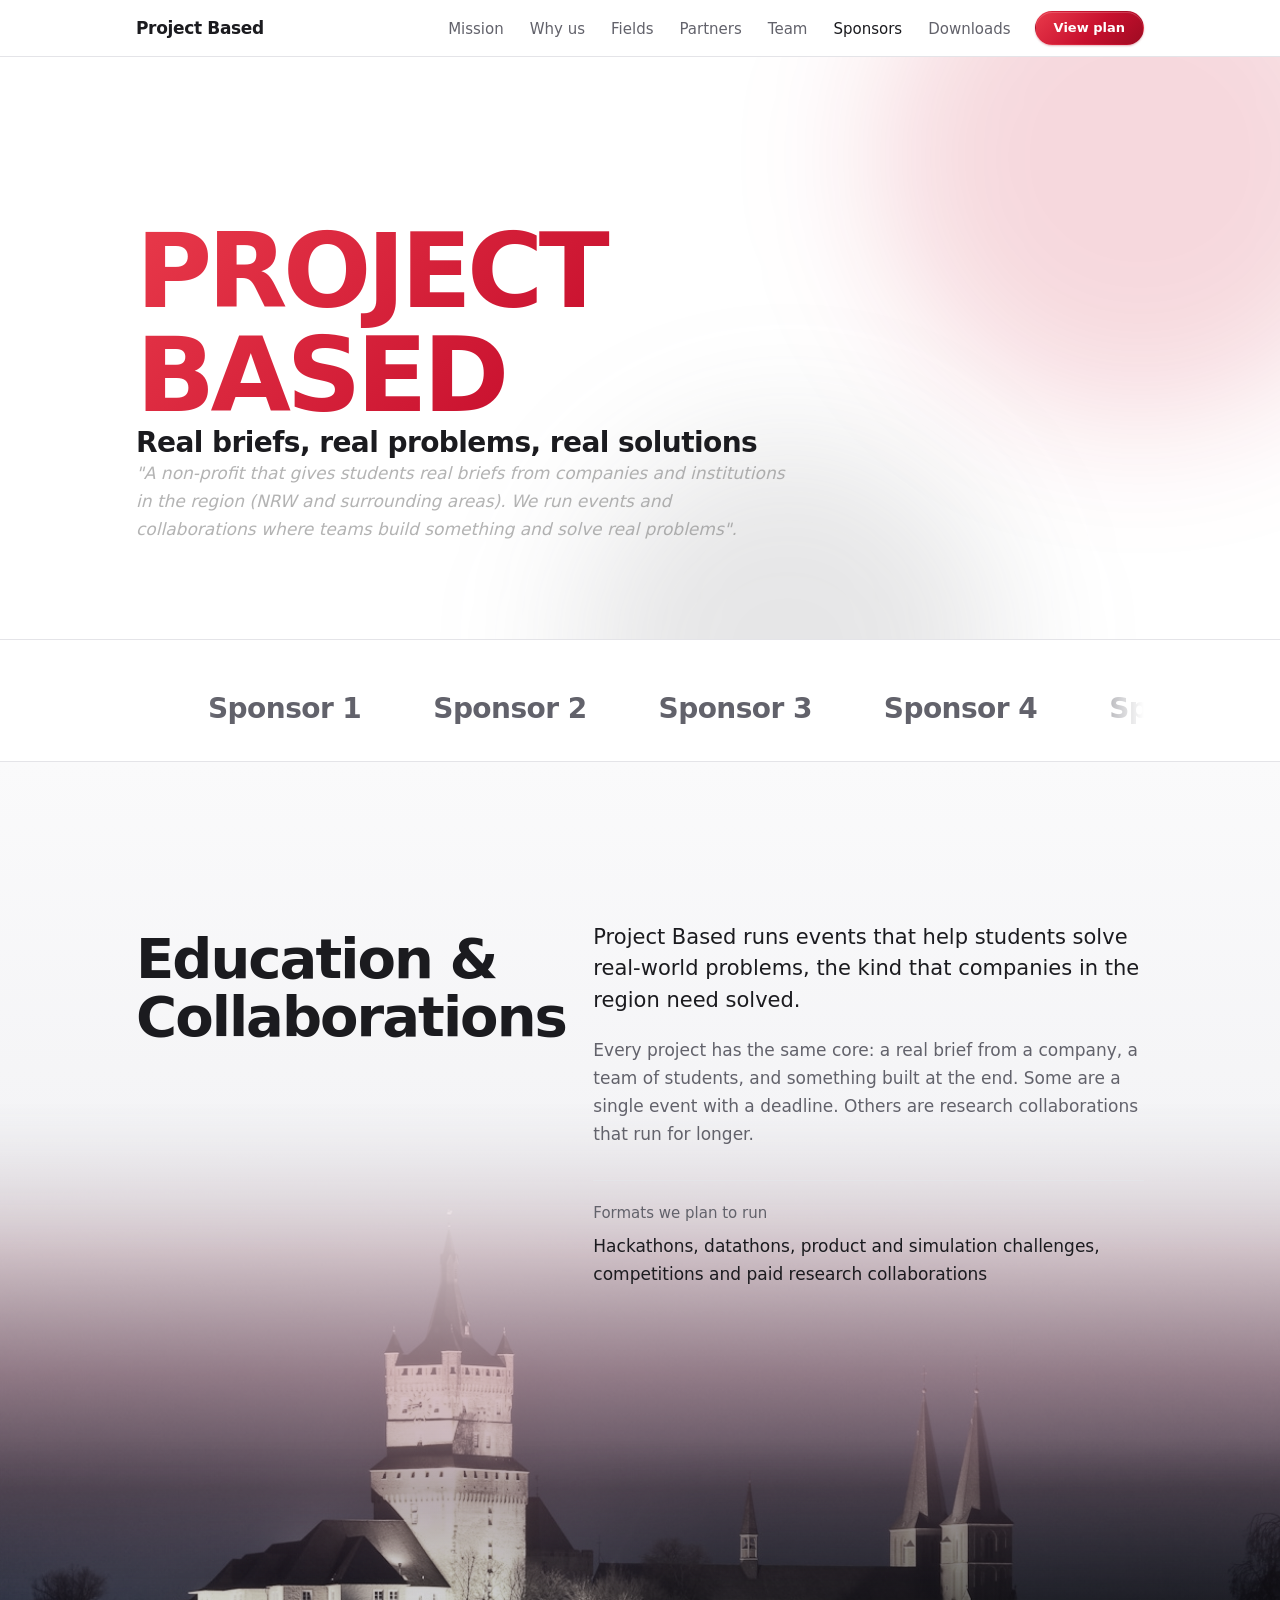
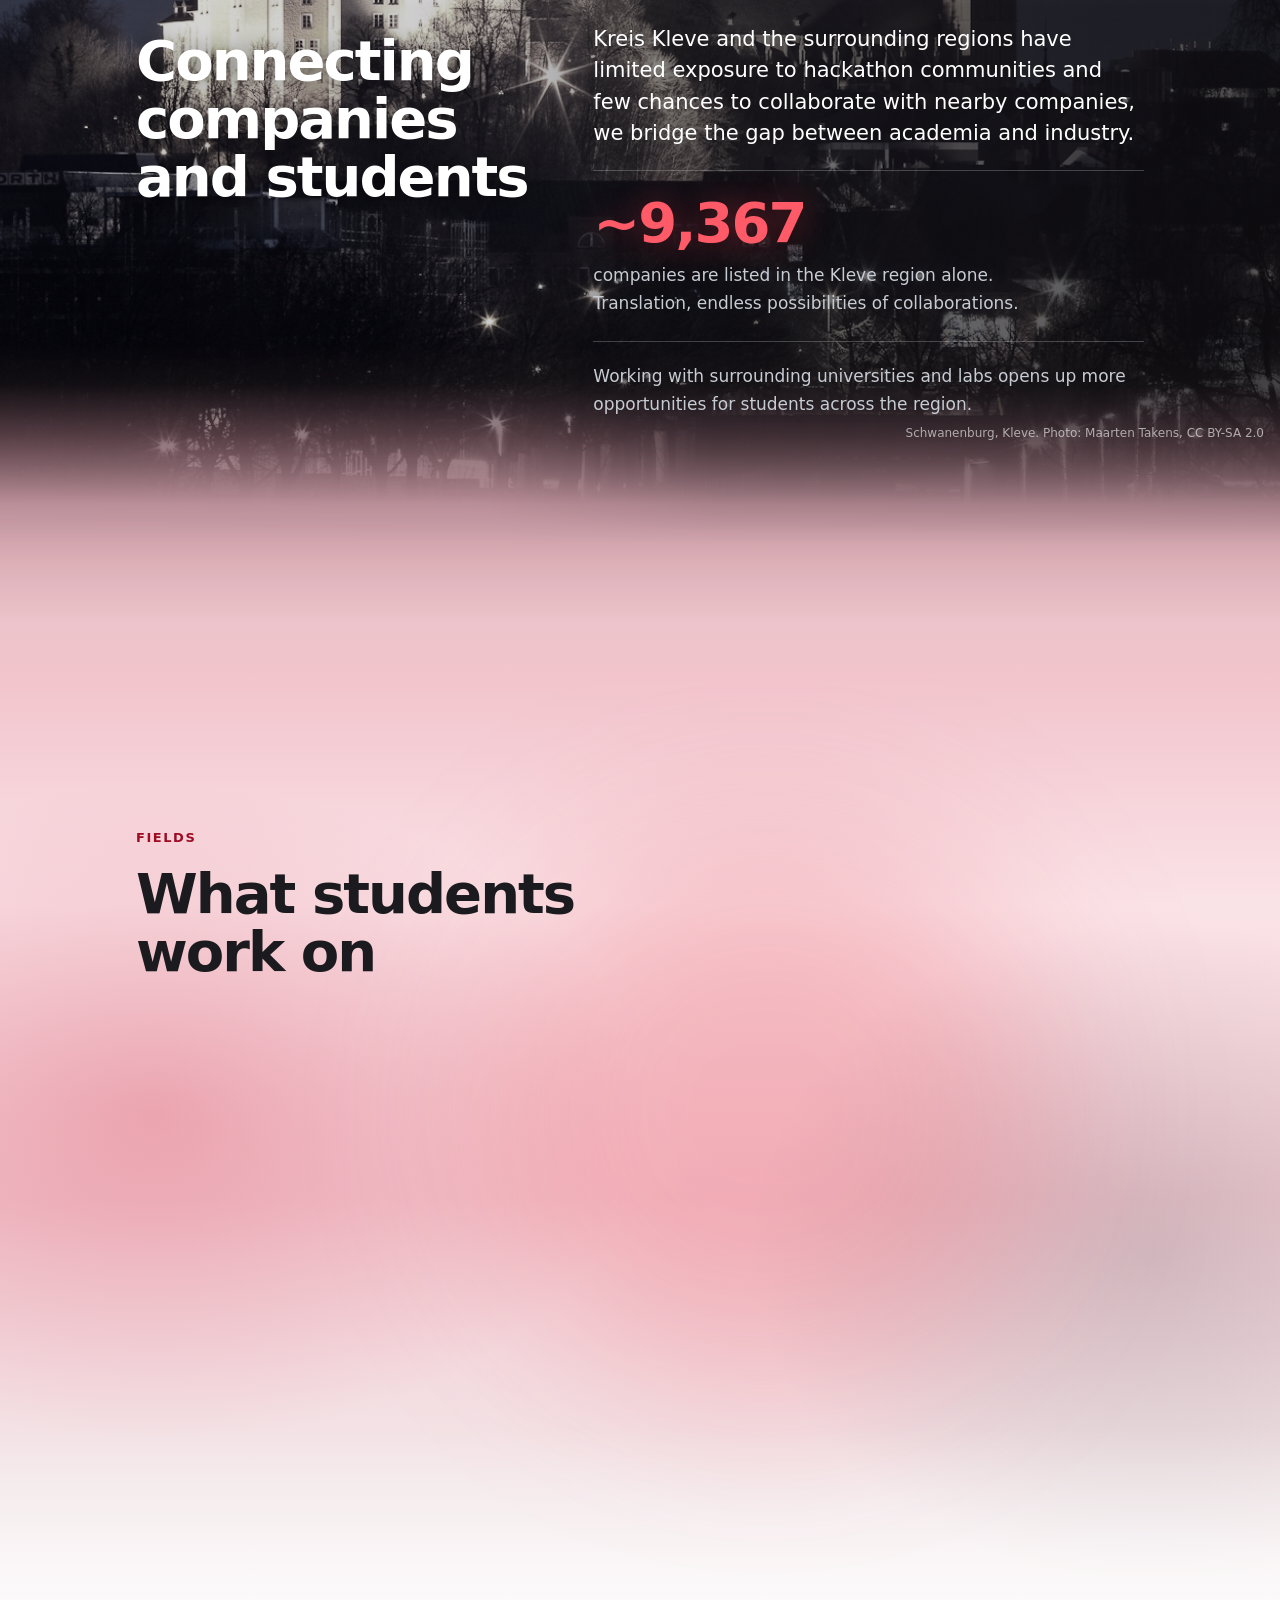
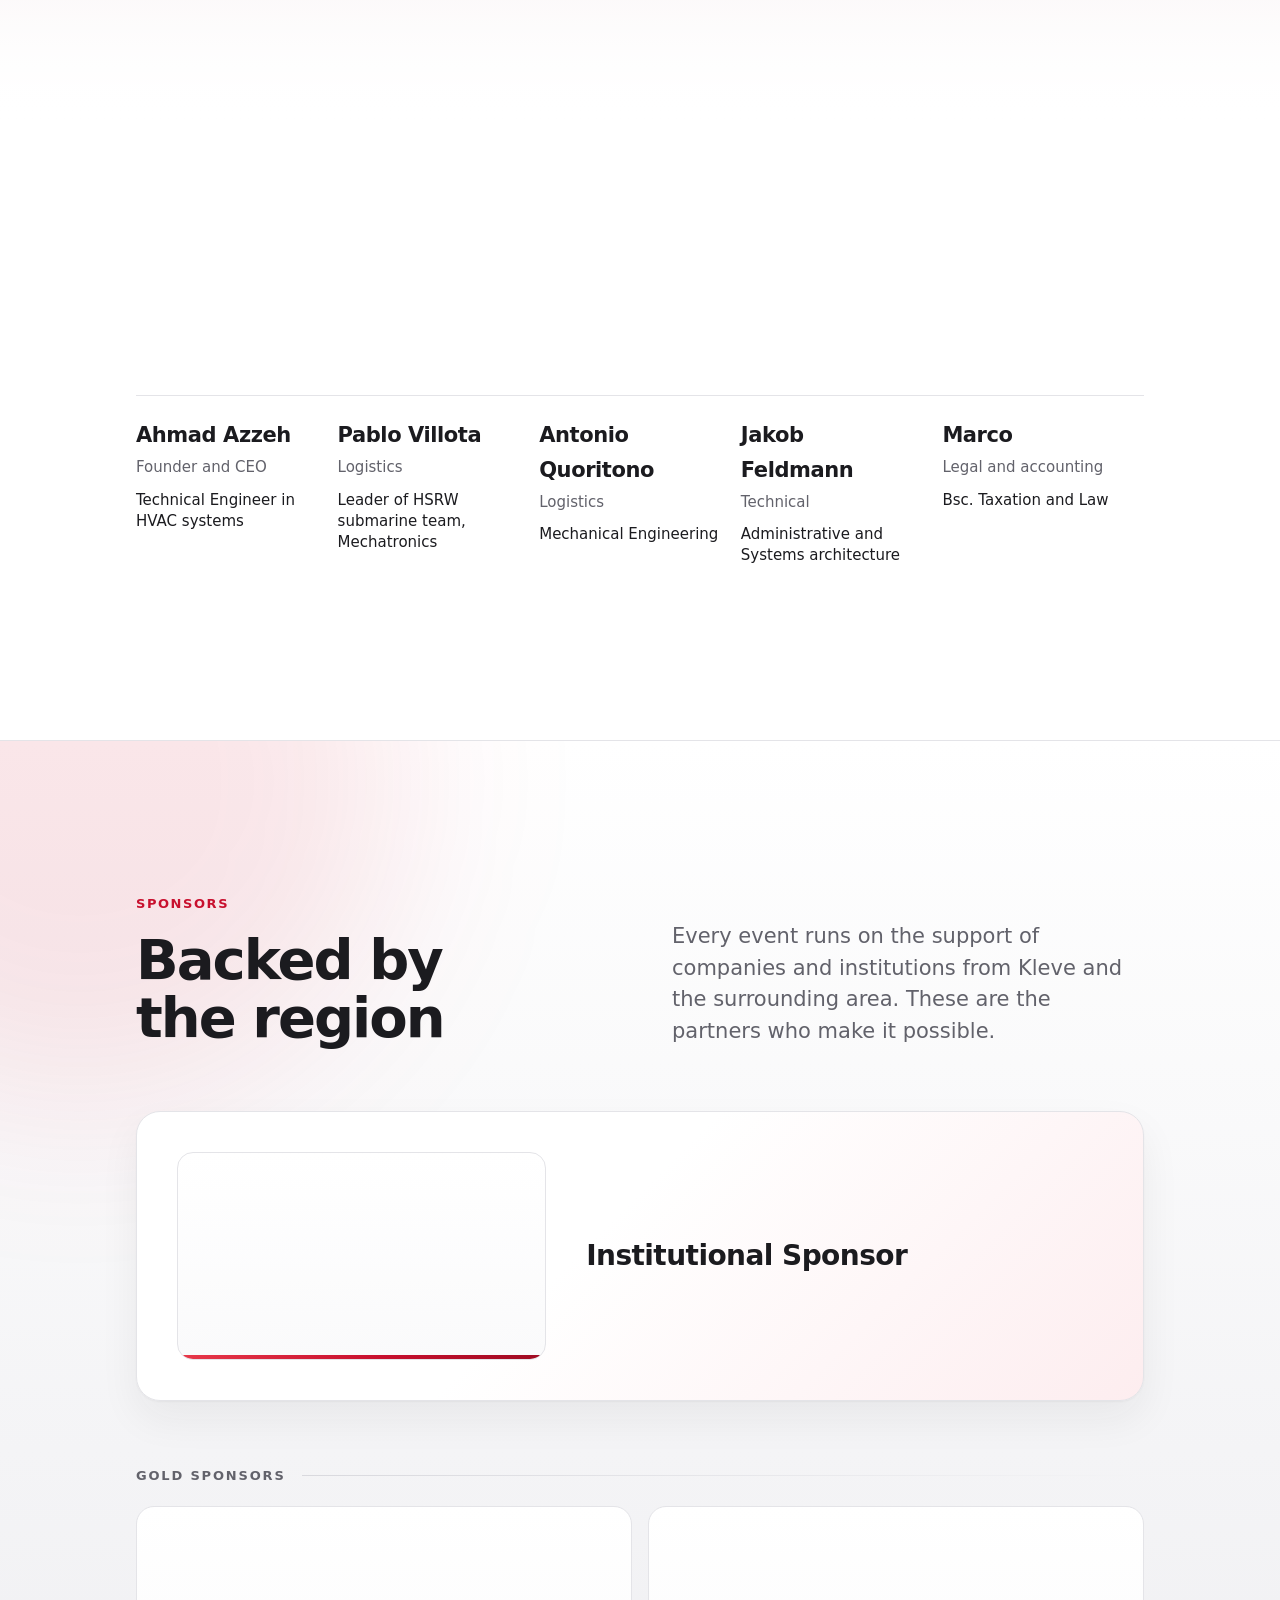
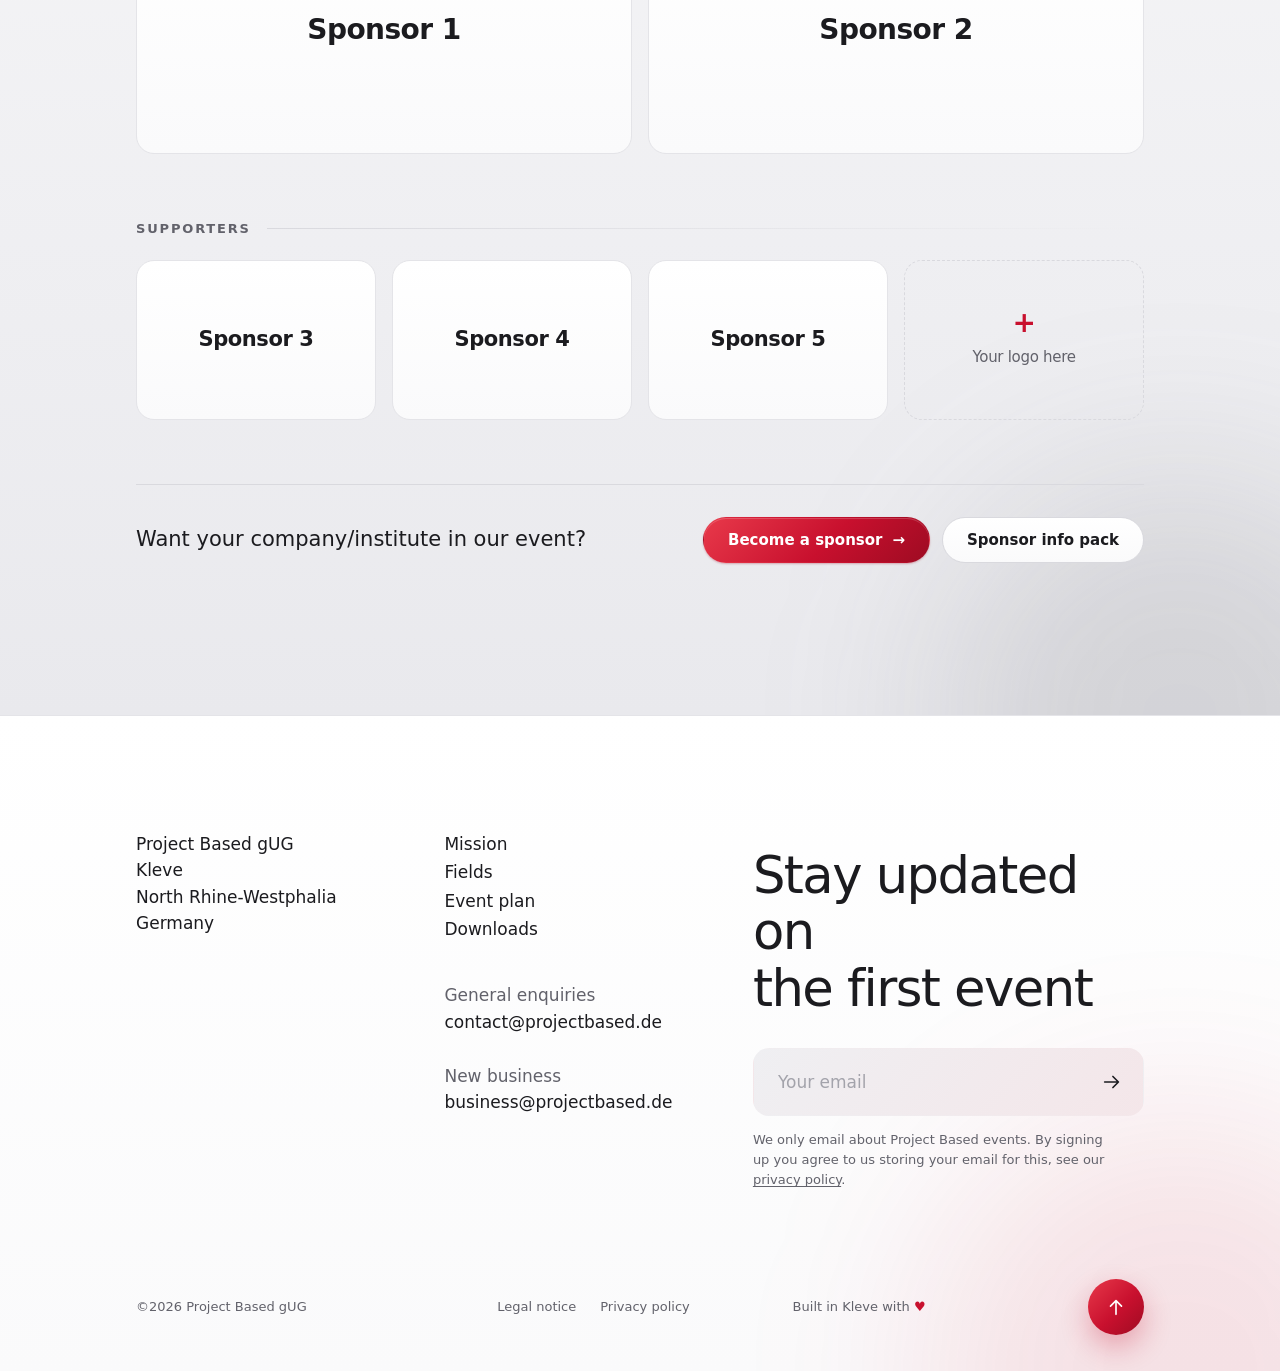
<file: index.html>
<!doctype html>
<html lang="en">
<head>
<meta charset="utf-8">
<meta name="viewport" content="width=device-width, initial-scale=1, viewport-fit=cover">
<meta name="description" content="Project Based is a non-profit that gives students in Kreis Kleve real briefs from companies in the region.">
<title>Project Based</title>
<link rel="stylesheet" href="assets/css/tokens.css">
<link rel="stylesheet" href="assets/css/base.css">
<link rel="stylesheet" href="assets/css/home.css">
</head>
<body>
<header class="nav">
  <div class="wrap">
    <a class="brand" href="index.html">Project Based</a>
    <ul>
      <li><a href="#mission">Mission</a></li>
      <li><a href="#why">Why us</a></li>
      <li><a href="#fields">Fields</a></li>
      <li><a href="#partners">Partners</a></li>
      <li><a href="#team">Team</a></li>
      <li><a href="#sponsors">Sponsors</a></li>
      <li><a href="downloads.html">Downloads</a></li>
    </ul>
    <a class="btn btn-primary nav-cta" href="plan.html">View plan</a>
  </div>
</header>

<main id="top">
  <section class="hero">
    <div class="wrap">
      <h1 class="label">Project Based</h1>
      <h3>Real briefs, real problems, real solutions</h3>
      <meta charset="UTF-8">
      
    <style>
      .italic-gray {
        font-style: italic;              /* Makes text italic */
        color: rgba(128, 128, 128, 0.6); /* Gray with 60% transparency */
      }
    </style>
      <p class="italic-gray">"A non-profit that gives students real briefs from companies and institutions
         in the region (NRW and surrounding areas). We run events and collaborations where teams build something and solve real problems".</p>
    </div>
  </section>

  <div class="ribbon" id="ribbon">
    <div class="wrap">
      <div class="ribbon-head">
      </div>
      <div class="ribbon-view">
        <div class="marquee">
          <ul>
            <li class="real"><li>Sponsor 1</li><li>Sponsor 2</li><li>Sponsor 3</li><li>Sponsor 4</li><li>Sponsor 5</li>
          </ul>
          <ul aria-hidden="true">
            <li class="real"><li>Sponsor 1</li><li>Sponsor 2</li><li>Sponsor 3</li><li>Sponsor 4</li><li>Sponsor 5</li>
          </ul>
        </div>
      </div>
    </div>
  </div>

  <!-- 1 + 2 share one Kleve photo: it starts halfway down Mission and opens up through Why us (main.js sets its top and fade) -->
  <div class="photo-run">
  <div class="photo" aria-hidden="true"></div>

  <!-- 1. Mission -->
  <section class="tint" id="mission">
    <div class="wrap split">
      <div>
        <h2>Education &amp; Collaborations</h2>
      </div>
      <div class="body">
        <p>Project Based runs events that help students solve real-world problems, the kind that companies in the region need solved.</p>
        <p>Every project has the same core: a real brief from a company, a team of students, and something built at the end. Some are a single event with a deadline. Others are research collaborations that run for longer.</p>
        <div class="formats">
          <span>Formats we plan to run</span>
          Hackathons, datathons, product and simulation challenges, competitions and paid research collaborations
        </div>
      </div>
    </div>
  </section>

  <!-- 2. Why us -->
  <section id="why" class="home">
    <div class="wrap split">
      <div>
        <h2>Connecting companies and students</h2>
      </div>
      <div class="body">
        <p>Kreis Kleve and the surrounding regions have limited exposure to hackathon communities and few chances to collaborate with nearby companies, we bridge the gap between academia and industry.</p>
        <div class="stat">
          <strong>~10,270</strong>
          <span>companies are listed in the Kleve region alone. Translation, endless possibilities of collaborations.</span>
        </div>
        <p>Working with surrounding universities and labs opens up more opportunities for students across the region.</p>
      </div>
    </div>
    <p class="home-credit"><a href="https://commons.wikimedia.org/wiki/File:Schwanenburg_der_Stadt_Kleve.jpg" target="_blank" rel="noopener">Schwanenburg, Kleve. Photo: Maarten Takens, CC BY-SA 2.0</a></p>
  </section>
  </div>

  <!-- 3. Fields -->
  <!-- Card carousel: add a field by copying one <article class="fcard">. The first card starts in the middle. -->
  <section class="fields" id="fields">
    <div class="wrap">
      <p class="label">Fields</p>
      <h2 style="max-width:16ch">What students work on</h2>
    </div>
    <div class="carousel" id="fields-carousel" role="region" aria-roledescription="carousel" aria-label="Project fields">
      <!-- page-link icon used in the card link rows -->
      <svg width="0" height="0" style="position:absolute" aria-hidden="true">
        <symbol id="i-page" viewBox="0 0 16 20">
          <path d="M1.5.5h9l4 4v15h-13z" fill="#FFFFFF" stroke="#9A9AA3"/>
          <path d="M10.5.5v4h4" fill="#EFEFF2" stroke="#9A9AA3" stroke-linejoin="round"/>
          <path d="M4 12.5h7M8.5 10l2.5 2.5L8.5 15" fill="none" stroke="#C8102E" stroke-width="1.6" stroke-linecap="round" stroke-linejoin="round"/>
        </symbol>
      </svg>
      <div class="stage">
        <article class="fcard" aria-roledescription="slide">
          <h3>Data analysis and machine learning</h3>
          <p>Image recognetion, Computer vision, Natural language processing, Predictive modeling......</p>
          <nav class="card-links" aria-label="Data analysis and machine learning pages">
            <a href="fields/data-ml.html#publications"><span>Publications</span><svg class="link-icon" aria-hidden="true"><use href="#i-page"/></svg></a>
            <a href="fields/data-ml.html#upcoming"><span>Upcoming events</span><svg class="link-icon" aria-hidden="true"><use href="#i-page"/></svg></a>
          </nav>
        </article>
        <article class="fcard" aria-roledescription="slide">
          <h3>Product development and Simulation</h3>
          <p>CAD, Simulations, Digital twins, Sensors, and microcontrollers into a working prototype.....</p>
          <nav class="card-links" aria-label="Product development and simulation pages">
            <a href="fields/product-development.html#publications"><span>Publications</span><svg class="link-icon" aria-hidden="true"><use href="#i-page"/></svg></a>
            <a href="fields/product-development.html#upcoming"><span>Upcoming events</span><svg class="link-icon" aria-hidden="true"><use href="#i-page"/></svg></a>
          </nav>
        </article>
        <article class="fcard" aria-roledescription="slide">
          <h3>Genetics and Bionic Simulation</h3>
          <p>Modeling proteins, Drug discovery, Metabolic modeling ....... </p>
          <nav class="card-links" aria-label="Genetics and bio simulation pages">
            <a href="fields/bio-simulation.html#publications"><span>Publications</span><svg class="link-icon" aria-hidden="true"><use href="#i-page"/></svg></a>
            <a href="fields/bio-simulation.html#upcoming"><span>Upcoming events</span><svg class="link-icon" aria-hidden="true"><use href="#i-page"/></svg></a>
          </nav>
        </article>
        <article class="fcard" aria-roledescription="slide">
          <h3>Research collaborations</h3>
          <p>Thesis projects, Research initiatives, Participation in online research programs.....</p>
          <nav class="card-links" aria-label="Research collaborations pages">
            <a href="fields/research-collaborations.html#publications"><span>Publications</span><svg class="link-icon" aria-hidden="true"><use href="#i-page"/></svg></a>
            <a href="fields/research-collaborations.html#upcoming"><span>Upcoming events</span><svg class="link-icon" aria-hidden="true"><use href="#i-page"/></svg></a>
          </nav>
        </article>
      </div>
    </div>
  </section>

  <section id="team">
    <div class="wrap">
      <h2>The team</h2>
      <div class="team">
        <div><div class="who">Ahmad Azzeh</div><div class="role">Founder and CEO</div><div class="study">Technical Engineer in HVAC systems</div></div>
        <div><div class="who">Pablo Villota</div><div class="role">Logistics</div><div class="study">Leader of HSRW submarine team, Mechatronics</div></div>
        <div><div class="who">Antonio Quoritono</div><div class="role">Logistics</div><div class="study">Mechanical Engineering</div></div>
        <div><div class="who">Jakob Feldmann</div><div class="role">Technical</div><div class="study">Administrative and Systems architecture</div></div>
        <div><div class="who">Marco</div><div class="role">Legal and accounting</div><div class="study">Bsc. Taxation and Law</div></div>
      </div>
    </div>
  </section>

  <!-- Sponsors: swap the text in .logo-plate / .sponsor-tile for <img src="assets/img/..." alt="Company name"> once logos arrive -->
  <section class="sponsors" id="sponsors">
    <div class="wrap">
      <div class="sponsors-head">
        <div>
          <p class="label">Sponsors</p>
          <h2>Backed by the region</h2>
        </div>
        <p class="lead">Every event runs on the support of companies and institutions from Kleve and the surrounding area. These are the partners who make it possible.</p>
      </div>

      <div class="tier">
        <div class="sponsor-feature">
          <div class="logo-plate"></div>
          <div>
            <h3>Institutional Sponsor</h3>
            
          </div>
        </div>
      </div>

      <div class="tier">
        <p class="tier-name">Gold sponsors</p>
        <ul class="sponsor-grid gold">
          <li class="sponsor-tile">Sponsor 1</li>
          <li class="sponsor-tile">Sponsor 2</li>
        </ul>
      </div>

      <div class="tier">
        <p class="tier-name">Supporters</p>
        <ul class="sponsor-grid">
          <li class="sponsor-tile">Sponsor 3</li>
          <li class="sponsor-tile">Sponsor 4</li>
          <li class="sponsor-tile">Sponsor 5</li>
          <li><a class="sponsor-tile open" href="downloads.html#support"><span><b>+</b>Your logo here</span></a></li>
        </ul>
      </div>

      <div class="sponsor-cta">
        <p>Want your company/institute in our event?</p>
        <div class="actions">
          <a class="btn btn-primary" href="downloads.html#support">Become a sponsor <span class="arrow" aria-hidden="true">→</span></a>
          <a class="btn btn-ghost" href="downloads.html#documents">Sponsor info pack</a>
        </div>
      </div>
    </div>
  </section>
</main>

<footer class="site-foot" id="updates">
  <div class="wrap foot-grid">
    <address class="foot-col">Project Based gUG<br>Kleve<br>North Rhine-Westphalia<br>Germany</address>
    <div class="foot-col foot-links">
      <nav aria-label="Footer">
        <a href="index.html#mission">Mission</a>
        <a href="index.html#fields">Fields</a>
        <a href="plan.html">Event plan</a>
        <a href="downloads.html">Downloads</a>
      </nav>
      <dl class="foot-mail">
        <div><dt>General enquiries</dt><dd><a href="mailto:contact@projectbased.de">contact@projectbased.de</a></dd></div>
        <div><dt>New business</dt><dd><a href="mailto:business@projectbased.de">business@projectbased.de</a></dd></div>
      </dl>
    </div>
    <div class="foot-sub">
      <h2>Stay updated on<br>the first event</h2>
      <!-- sign-up handled by php/updates-form.php; "page" tells it where to return -->
      <form class="foot-form" action="php/updates-form.php" method="post">
        <input type="hidden" name="page" value="index">
        <label class="sr-only" for="foot-email">Your email</label>
        <input id="foot-email" name="email" type="email" placeholder="Your email" autocomplete="email" required maxlength="160">
        <div class="hp" aria-hidden="true"><label for="foot-website">Leave this field empty</label><input id="foot-website" name="website" type="text" tabindex="-1" autocomplete="off"></div>
        <button type="submit" aria-label="Sign up for event updates"><svg viewBox="0 0 24 24" aria-hidden="true"><path d="M4 12h15M13 6l6 6-6 6"/></svg></button>
      </form>
      <p class="foot-status" id="foot-status" role="status" hidden></p>
      <p class="foot-note">We only email about Project Based events. By signing up you agree to us storing your email for this, see our <a href="privacy.html">privacy policy</a>.</p>
    </div>
  </div>
  <div class="wrap foot-bottom">
    <span>&copy;2026 Project Based gUG</span>
    <nav class="foot-legal" aria-label="Legal"><a href="legal-notice.html">Legal notice</a><a href="privacy.html">Privacy policy</a></nav>
    <span>Built in Kleve with <span class="heart" aria-label="love">&hearts;</span></span>
    <a class="to-top" href="#" aria-label="Back to top"><svg viewBox="0 0 24 24" aria-hidden="true"><path d="M12 20V5M6 11l6-6 6 6"/></svg></a>
  </div>
</footer>
<script src="assets/js/main.js"></script>
</body>
</html>
</file>
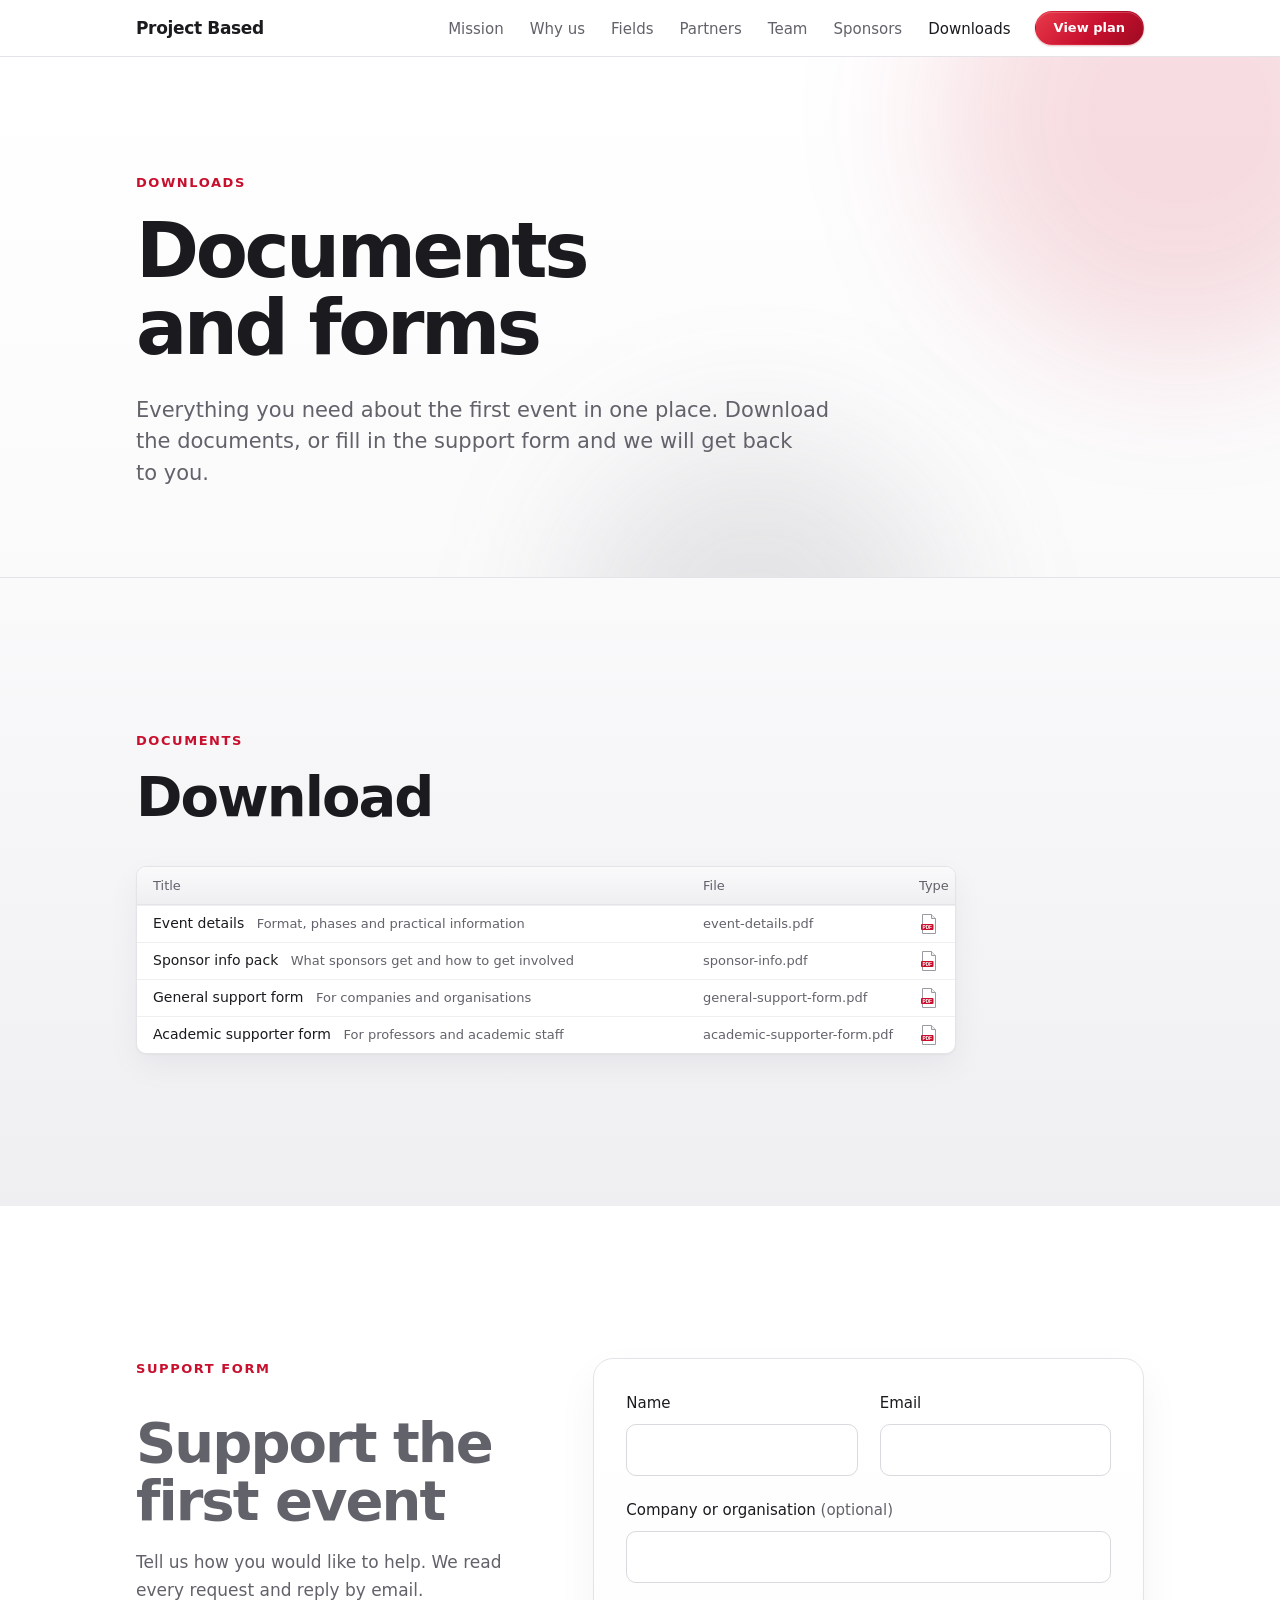
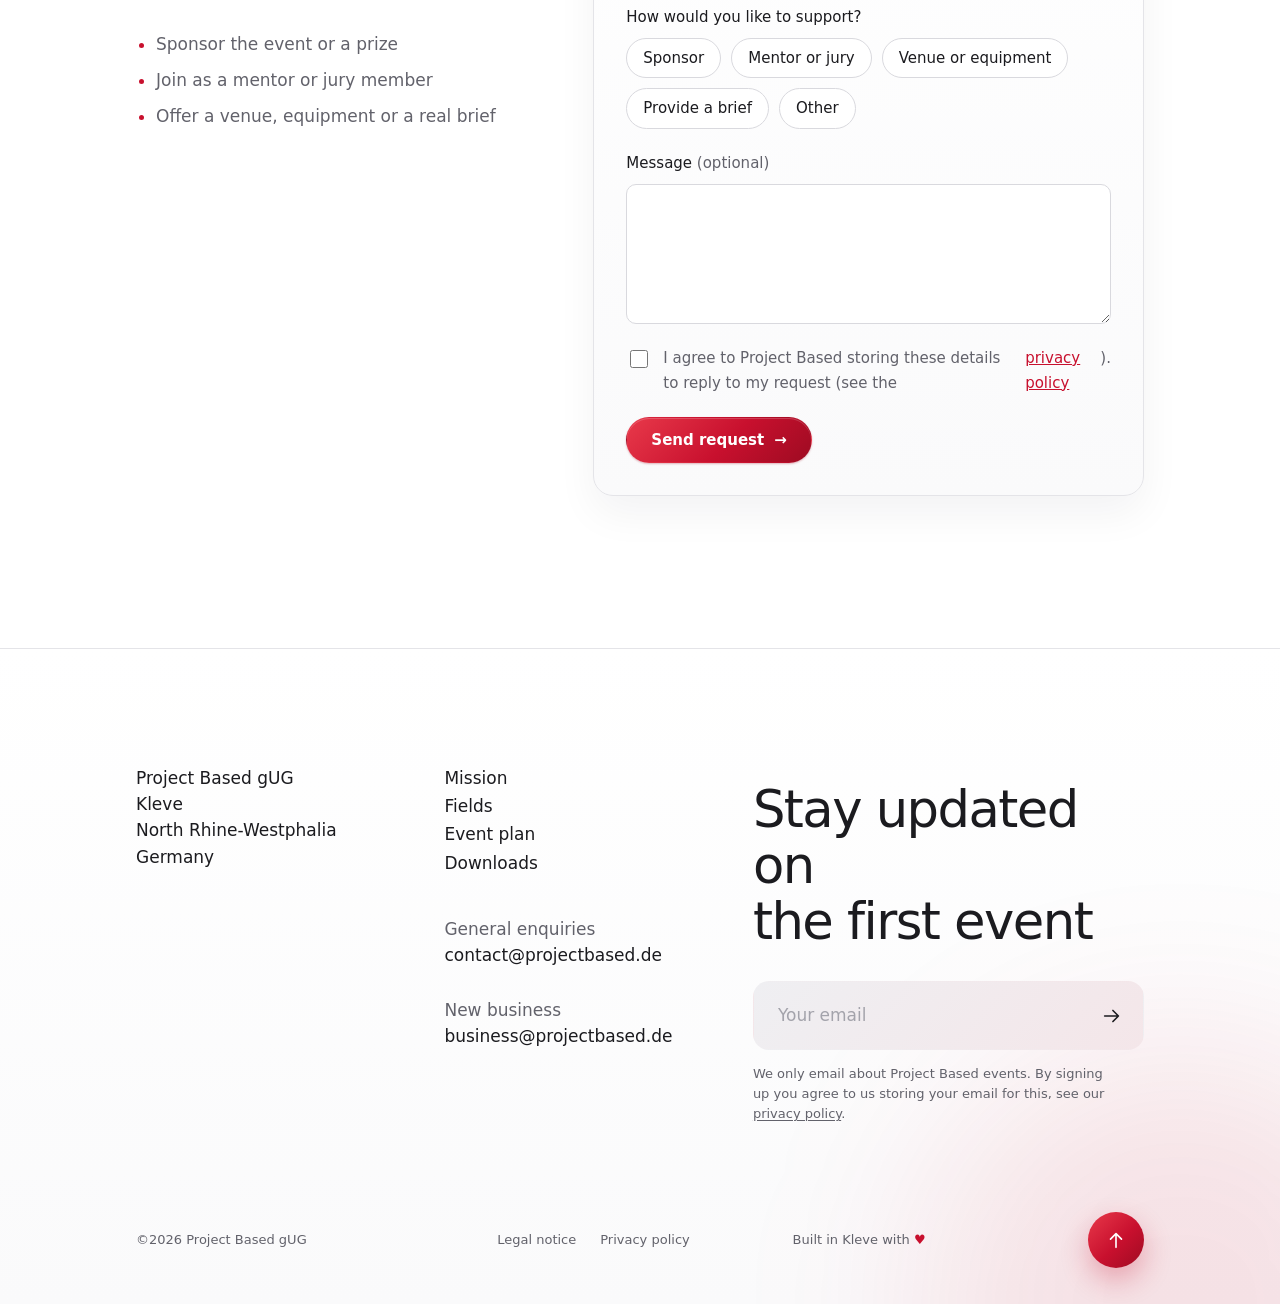
<file: downloads.html>
<!doctype html>
<html lang="en">
<head>
<meta charset="utf-8">
<meta name="viewport" content="width=device-width, initial-scale=1, viewport-fit=cover">
<meta name="description" content="Event documents and the support form for Project Based.">
<title>Downloads · Project Based</title>
<link rel="stylesheet" href="assets/css/tokens.css">
<link rel="stylesheet" href="assets/css/base.css">
<link rel="stylesheet" href="assets/css/pages.css">
</head>
<body>
<header class="nav">
  <div class="wrap">
    <a class="brand" href="index.html">Project Based</a>
    <ul>
      <li><a href="index.html#mission">Mission</a></li>
      <li><a href="index.html#why">Why us</a></li>
      <li><a href="index.html#fields">Fields</a></li>
      <li><a href="index.html#partners">Partners</a></li>
      <li><a href="index.html#team">Team</a></li>
      <li><a href="index.html#sponsors">Sponsors</a></li>
      <li><a href="downloads.html" aria-current="page">Downloads</a></li>
    </ul>
    <a class="btn btn-primary nav-cta" href="plan.html">View plan</a>
  </div>
</header>

<main>
  <section class="page-head">
    <div class="wrap">
      <p class="label">Downloads</p>
      <h1>Documents and forms</h1>
      <p class="lead">Everything you need about the first event in one place. Download the documents, or fill in the support form and we will get back to you.</p>
    </div>
  </section>

  <section class="tint" id="documents">
    <div class="wrap">
      <p class="label">Documents</p>
      <h2>Download</h2>
      <!-- PDF file icon, reused by every row below with <use href="#i-pdf"> -->
      <svg width="0" height="0" style="position:absolute" aria-hidden="true">
        <symbol id="i-pdf" viewBox="0 0 16 20">
          <path d="M1.5.5h9l4 4v15h-13z" fill="#FFFFFF" stroke="#9A9AA3"/>
          <path d="M10.5.5v4h4" fill="#EFEFF2" stroke="#9A9AA3" stroke-linejoin="round"/>
          <rect x="0" y="10" width="12.5" height="6" rx="1" fill="#C8102E"/>
          <text x="6.25" y="14.7" font-size="4.8" font-weight="700" text-anchor="middle" fill="#FFFFFF" font-family="Segoe UI, Arial, sans-serif">PDF</text>
        </symbol>
      </svg>
      <!-- To add a document: drop the PDF in assets/docs/ and copy one <li> -->
      <ul class="files">
        <li class="files-head" aria-hidden="true"><span>Title</span><span>File</span><span>Type</span></li>
        <li><a class="file" href="assets/docs/event-details.pdf" download>
          <span class="file-title">Event details <small>Format, phases and practical information</small></span>
          <span class="file-name">event-details.pdf</span>
          <svg class="file-icon" role="img" aria-label="PDF"><use href="#i-pdf"/></svg>
        </a></li>
        <li><a class="file" href="assets/docs/sponsor-info.pdf" download>
          <span class="file-title">Sponsor info pack <small>What sponsors get and how to get involved</small></span>
          <span class="file-name">sponsor-info.pdf</span>
          <svg class="file-icon" role="img" aria-label="PDF"><use href="#i-pdf"/></svg>
        </a></li>
        <li><a class="file" href="assets/docs/general-support-form.pdf" download>
          <span class="file-title">General support form <small>For companies and organisations</small></span>
          <span class="file-name">general-support-form.pdf</span>
          <svg class="file-icon" role="img" aria-label="PDF"><use href="#i-pdf"/></svg>
        </a></li>
        <li><a class="file" href="assets/docs/academic-supporter-form.pdf" download>
          <span class="file-title">Academic supporter form <small>For professors and academic staff</small></span>
          <span class="file-name">academic-supporter-form.pdf</span>
          <svg class="file-icon" role="img" aria-label="PDF"><use href="#i-pdf"/></svg>
        </a></li>
      </ul>
    </div>
  </section>

  <section id="support">
    <div class="wrap split">
      <div class="support-copy">
        <p class="label">Support form</p>
        <h2>Support the first event</h2>
        <p>Tell us how you would like to help. We read every request and reply by email.</p>
        <ul>
          <li>Sponsor the event or a prize</li>
          <li>Join as a mentor or jury member</li>
          <li>Offer a venue, equipment or a real brief</li>
        </ul>
      </div>

      <form class="form" action="php/support-form.php" method="post">
        <p class="form-status" id="form-status" role="status" hidden></p>
        <div class="form-row">
          <div class="field">
            <label for="name">Name</label>
            <input id="name" name="name" type="text" autocomplete="name" required maxlength="120">
          </div>
          <div class="field">
            <label for="email">Email</label>
            <input id="email" name="email" type="email" autocomplete="email" required maxlength="160">
          </div>
        </div>
        <div class="field">
          <label for="organisation">Company or organisation <span class="opt">(optional)</span></label>
          <input id="organisation" name="organisation" type="text" autocomplete="organization" maxlength="160">
        </div>
        <fieldset class="field">
          <legend>How would you like to support?</legend>
          <div class="chips">
            <label><input type="radio" name="support_type" value="sponsor" required><span>Sponsor</span></label>
            <label><input type="radio" name="support_type" value="mentor"><span>Mentor or jury</span></label>
            <label><input type="radio" name="support_type" value="venue"><span>Venue or equipment</span></label>
            <label><input type="radio" name="support_type" value="brief"><span>Provide a brief</span></label>
            <label><input type="radio" name="support_type" value="other"><span>Other</span></label>
          </div>
        </fieldset>
        <div class="field">
          <label for="message">Message <span class="opt">(optional)</span></label>
          <textarea id="message" name="message" maxlength="3000"></textarea>
        </div>
        <div class="hp" aria-hidden="true">
          <label for="website">Leave this field empty</label>
          <input id="website" name="website" type="text" tabindex="-1" autocomplete="off">
        </div>
        <label class="check"><input type="checkbox" name="consent" value="1" required> I agree to Project Based storing these details to reply to my request (see the <a href="privacy.html">privacy policy</a>).</label>
        <button class="btn btn-primary" type="submit">Send request <span class="arrow" aria-hidden="true">→</span></button>
      </form>
    </div>
  </section>
</main>

<footer class="site-foot" id="updates">
  <div class="wrap foot-grid">
    <address class="foot-col">Project Based gUG<br>Kleve<br>North Rhine-Westphalia<br>Germany</address>
    <div class="foot-col foot-links">
      <nav aria-label="Footer">
        <a href="index.html#mission">Mission</a>
        <a href="index.html#fields">Fields</a>
        <a href="plan.html">Event plan</a>
        <a href="downloads.html">Downloads</a>
      </nav>
      <dl class="foot-mail">
        <div><dt>General enquiries</dt><dd><a href="mailto:contact@projectbased.de">contact@projectbased.de</a></dd></div>
        <div><dt>New business</dt><dd><a href="mailto:business@projectbased.de">business@projectbased.de</a></dd></div>
      </dl>
    </div>
    <div class="foot-sub">
      <h2>Stay updated on<br>the first event</h2>
      <!-- sign-up handled by php/updates-form.php; "page" tells it where to return -->
      <form class="foot-form" action="php/updates-form.php" method="post">
        <input type="hidden" name="page" value="downloads">
        <label class="sr-only" for="foot-email">Your email</label>
        <input id="foot-email" name="email" type="email" placeholder="Your email" autocomplete="email" required maxlength="160">
        <div class="hp" aria-hidden="true"><label for="foot-website">Leave this field empty</label><input id="foot-website" name="website" type="text" tabindex="-1" autocomplete="off"></div>
        <button type="submit" aria-label="Sign up for event updates"><svg viewBox="0 0 24 24" aria-hidden="true"><path d="M4 12h15M13 6l6 6-6 6"/></svg></button>
      </form>
      <p class="foot-status" id="foot-status" role="status" hidden></p>
      <p class="foot-note">We only email about Project Based events. By signing up you agree to us storing your email for this, see our <a href="privacy.html">privacy policy</a>.</p>
    </div>
  </div>
  <div class="wrap foot-bottom">
    <span>&copy;2026 Project Based gUG</span>
    <nav class="foot-legal" aria-label="Legal"><a href="legal-notice.html">Legal notice</a><a href="privacy.html">Privacy policy</a></nav>
    <span>Built in Kleve with <span class="heart" aria-label="love">&hearts;</span></span>
    <a class="to-top" href="#" aria-label="Back to top"><svg viewBox="0 0 24 24" aria-hidden="true"><path d="M12 20V5M6 11l6-6 6 6"/></svg></a>
  </div>
</footer>
<script src="assets/js/main.js"></script>
</body>
</html>
</file>
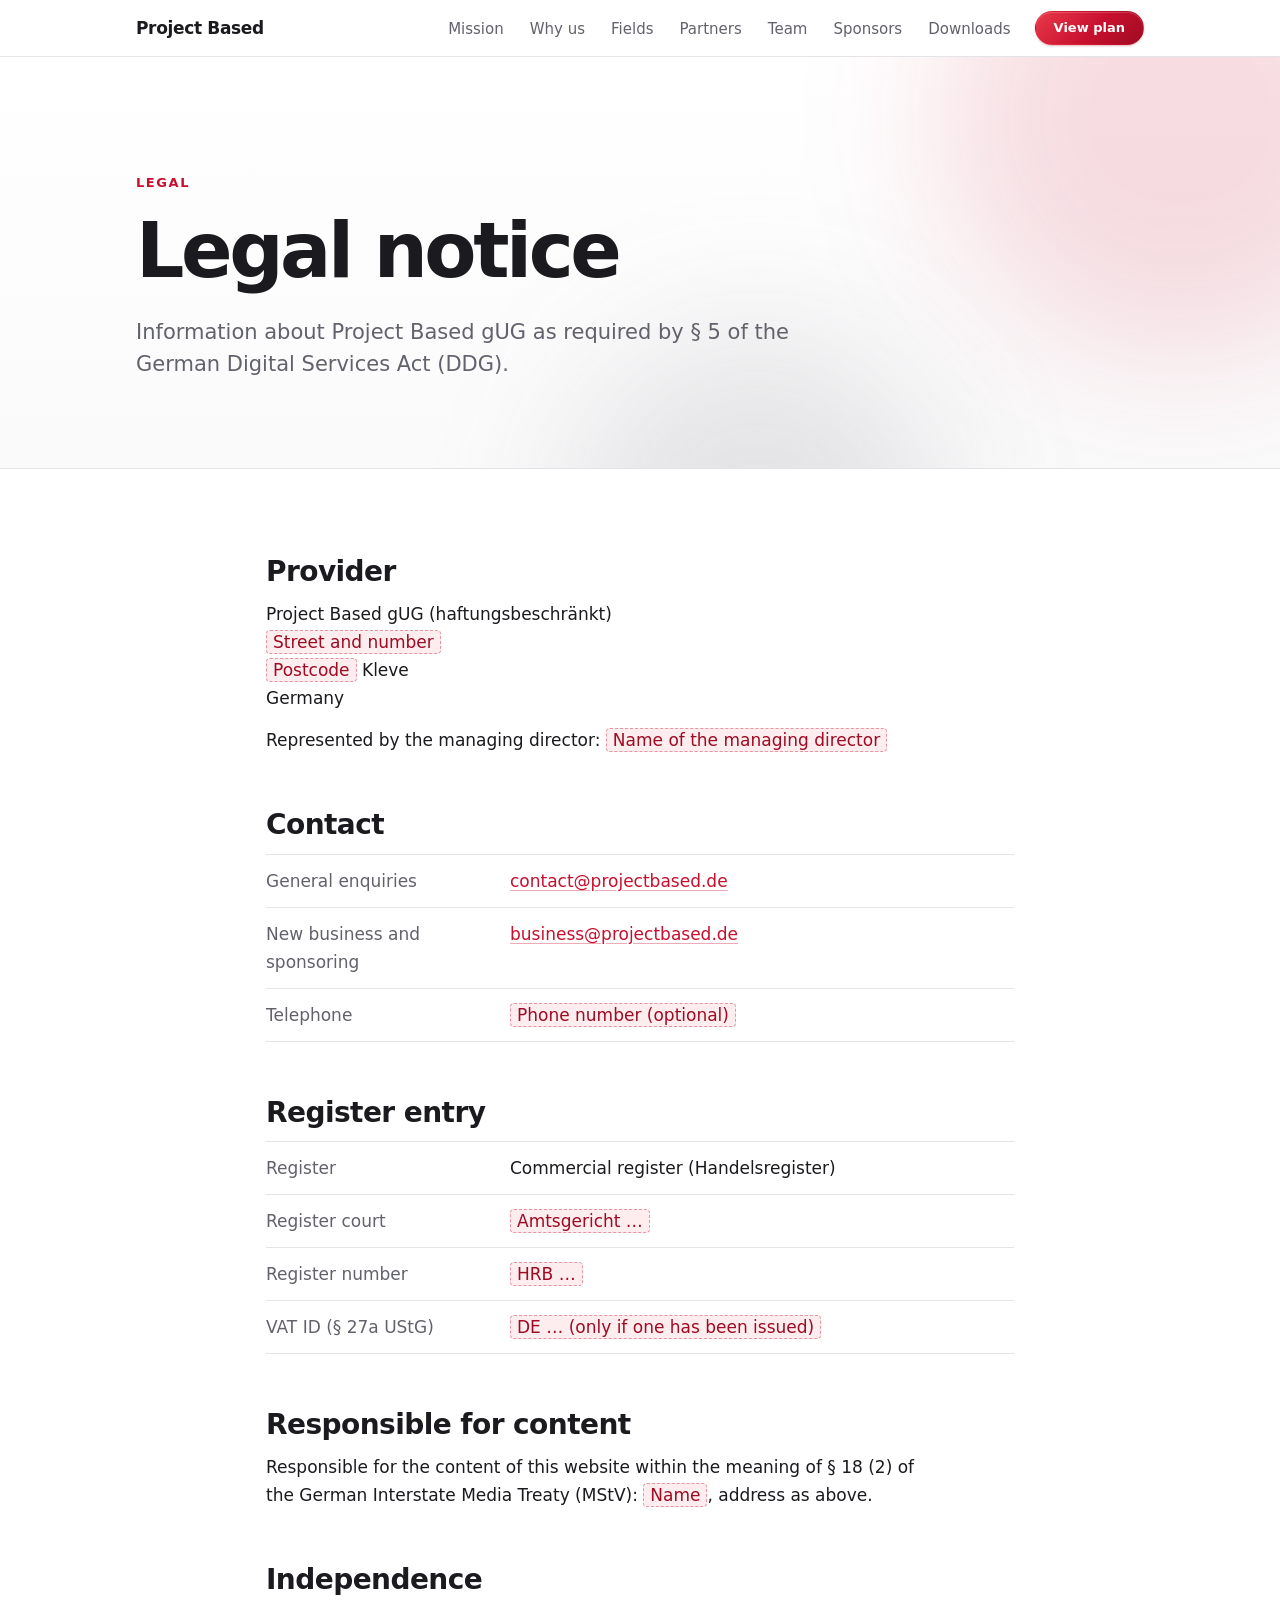
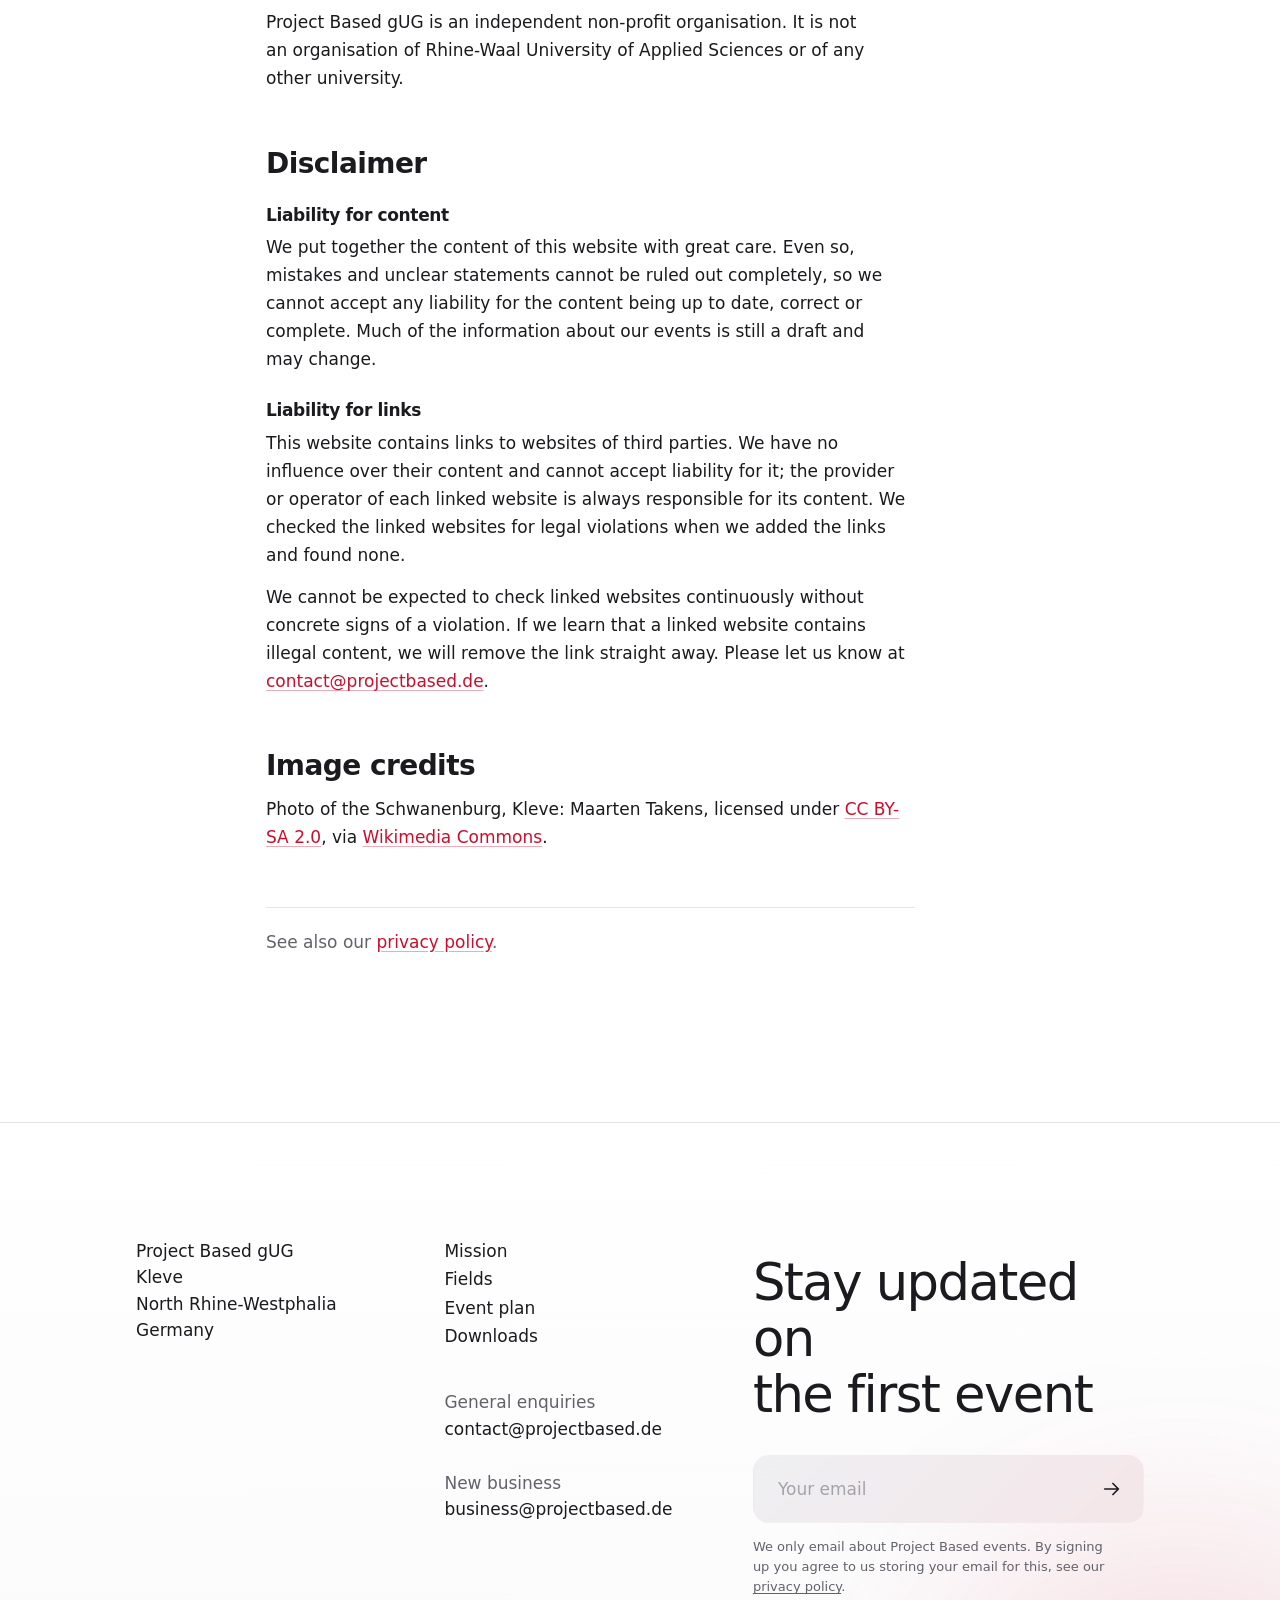
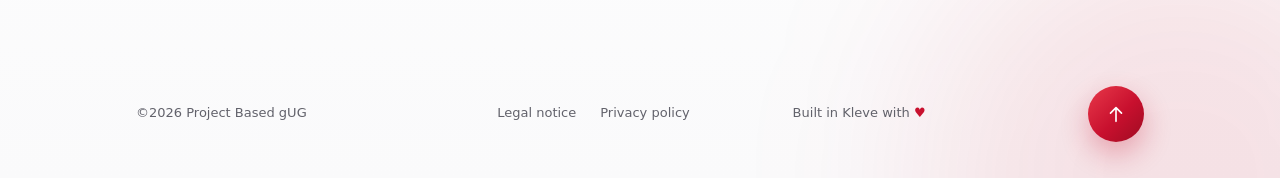
<file: legal-notice.html>
<!doctype html>
<html lang="en">
<head>
<meta charset="utf-8">
<meta name="viewport" content="width=device-width, initial-scale=1, viewport-fit=cover">
<meta name="description" content="Legal notice (Impressum) of Project Based gUG, Kleve.">
<title>Legal Notice · Project Based</title>
<link rel="stylesheet" href="assets/css/tokens.css">
<link rel="stylesheet" href="assets/css/base.css">
<link rel="stylesheet" href="assets/css/pages.css">
</head>
<body>
<header class="nav">
  <div class="wrap">
    <a class="brand" href="index.html">Project Based</a>
    <ul>
      <li><a href="index.html#mission">Mission</a></li>
      <li><a href="index.html#why">Why us</a></li>
      <li><a href="index.html#fields">Fields</a></li>
      <li><a href="index.html#partners">Partners</a></li>
      <li><a href="index.html#team">Team</a></li>
      <li><a href="index.html#sponsors">Sponsors</a></li>
      <li><a href="downloads.html">Downloads</a></li>
    </ul>
    <a class="btn btn-primary nav-cta" href="plan.html">View plan</a>
  </div>
</header>

<main>
  <section class="page-head">
    <div class="wrap">
      <p class="label">Legal</p>
      <h1>Legal notice</h1>
      <p class="lead">Information about Project Based gUG as required by § 5 of the German Digital Services Act (DDG).</p>
    </div>
  </section>

  <!-- Text in <mark class="todo"> is a placeholder: replace it with the real details before going live. -->
  <section class="legal-section">
    <div class="wrap legal">
      <h2>Provider</h2>
      <p>
        Project Based gUG (haftungsbeschränkt)<br>
        <mark class="todo">Street and number</mark><br>
        <mark class="todo">Postcode</mark> Kleve<br>
        Germany
      </p>
      <p>Represented by the managing director: <mark class="todo">Name of the managing director</mark></p>

      <h2>Contact</h2>
      <dl class="legal-list">
        <div><dt>General enquiries</dt><dd><a href="mailto:contact@projectbased.de">contact@projectbased.de</a></dd></div>
        <div><dt>New business and sponsoring</dt><dd><a href="mailto:business@projectbased.de">business@projectbased.de</a></dd></div>
        <div><dt>Telephone</dt><dd><mark class="todo">Phone number (optional)</mark></dd></div>
      </dl>

      <h2>Register entry</h2>
      <dl class="legal-list">
        <div><dt>Register</dt><dd>Commercial register (Handelsregister)</dd></div>
        <div><dt>Register court</dt><dd><mark class="todo">Amtsgericht …</mark></dd></div>
        <div><dt>Register number</dt><dd><mark class="todo">HRB …</mark></dd></div>
        <div><dt>VAT ID (§ 27a UStG)</dt><dd><mark class="todo">DE … (only if one has been issued)</mark></dd></div>
      </dl>

      <h2>Responsible for content</h2>
      <p>Responsible for the content of this website within the meaning of § 18 (2) of the German Interstate Media Treaty (MStV): <mark class="todo">Name</mark>, address as above.</p>

      <h2>Independence</h2>
      <p>Project Based gUG is an independent non-profit organisation. It is not an organisation of Rhine-Waal University of Applied Sciences or of any other university.</p>

      <h2>Disclaimer</h2>
      <h3>Liability for content</h3>
      <p>We put together the content of this website with great care. Even so, mistakes and unclear statements cannot be ruled out completely, so we cannot accept any liability for the content being up to date, correct or complete. Much of the information about our events is still a draft and may change.</p>

      <h3>Liability for links</h3>
      <p>This website contains links to websites of third parties. We have no influence over their content and cannot accept liability for it; the provider or operator of each linked website is always responsible for its content. We checked the linked websites for legal violations when we added the links and found none.</p>
      <p>We cannot be expected to check linked websites continuously without concrete signs of a violation. If we learn that a linked website contains illegal content, we will remove the link straight away. Please let us know at <a href="mailto:contact@projectbased.de">contact@projectbased.de</a>.</p>

      <h2>Image credits</h2>
      <p>Photo of the Schwanenburg, Kleve: Maarten Takens, licensed under <a href="https://creativecommons.org/licenses/by-sa/2.0/" target="_blank" rel="noopener">CC BY-SA 2.0</a>, via <a href="https://commons.wikimedia.org/wiki/File:Schwanenburg_der_Stadt_Kleve.jpg" target="_blank" rel="noopener">Wikimedia Commons</a>.</p>

      <p class="legal-see">See also our <a href="privacy.html">privacy policy</a>.</p>
    </div>
  </section>
</main>

<footer class="site-foot" id="updates">
  <div class="wrap foot-grid">
    <address class="foot-col">Project Based gUG<br>Kleve<br>North Rhine-Westphalia<br>Germany</address>
    <div class="foot-col foot-links">
      <nav aria-label="Footer">
        <a href="index.html#mission">Mission</a>
        <a href="index.html#fields">Fields</a>
        <a href="plan.html">Event plan</a>
        <a href="downloads.html">Downloads</a>
      </nav>
      <dl class="foot-mail">
        <div><dt>General enquiries</dt><dd><a href="mailto:contact@projectbased.de">contact@projectbased.de</a></dd></div>
        <div><dt>New business</dt><dd><a href="mailto:business@projectbased.de">business@projectbased.de</a></dd></div>
      </dl>
    </div>
    <div class="foot-sub">
      <h2>Stay updated on<br>the first event</h2>
      <!-- sign-up handled by php/updates-form.php; "page" tells it where to return -->
      <form class="foot-form" action="php/updates-form.php" method="post">
        <input type="hidden" name="page" value="legal-notice">
        <label class="sr-only" for="foot-email">Your email</label>
        <input id="foot-email" name="email" type="email" placeholder="Your email" autocomplete="email" required maxlength="160">
        <div class="hp" aria-hidden="true"><label for="foot-website">Leave this field empty</label><input id="foot-website" name="website" type="text" tabindex="-1" autocomplete="off"></div>
        <button type="submit" aria-label="Sign up for event updates"><svg viewBox="0 0 24 24" aria-hidden="true"><path d="M4 12h15M13 6l6 6-6 6"/></svg></button>
      </form>
      <p class="foot-status" id="foot-status" role="status" hidden></p>
      <p class="foot-note">We only email about Project Based events. By signing up you agree to us storing your email for this, see our <a href="privacy.html">privacy policy</a>.</p>
    </div>
  </div>
  <div class="wrap foot-bottom">
    <span>&copy;2026 Project Based gUG</span>
    <nav class="foot-legal" aria-label="Legal"><a href="legal-notice.html">Legal notice</a><a href="privacy.html">Privacy policy</a></nav>
    <span>Built in Kleve with <span class="heart" aria-label="love">&hearts;</span></span>
    <a class="to-top" href="#" aria-label="Back to top"><svg viewBox="0 0 24 24" aria-hidden="true"><path d="M12 20V5M6 11l6-6 6 6"/></svg></a>
  </div>
</footer>
<script src="assets/js/main.js"></script>
</body>
</html>
</file>
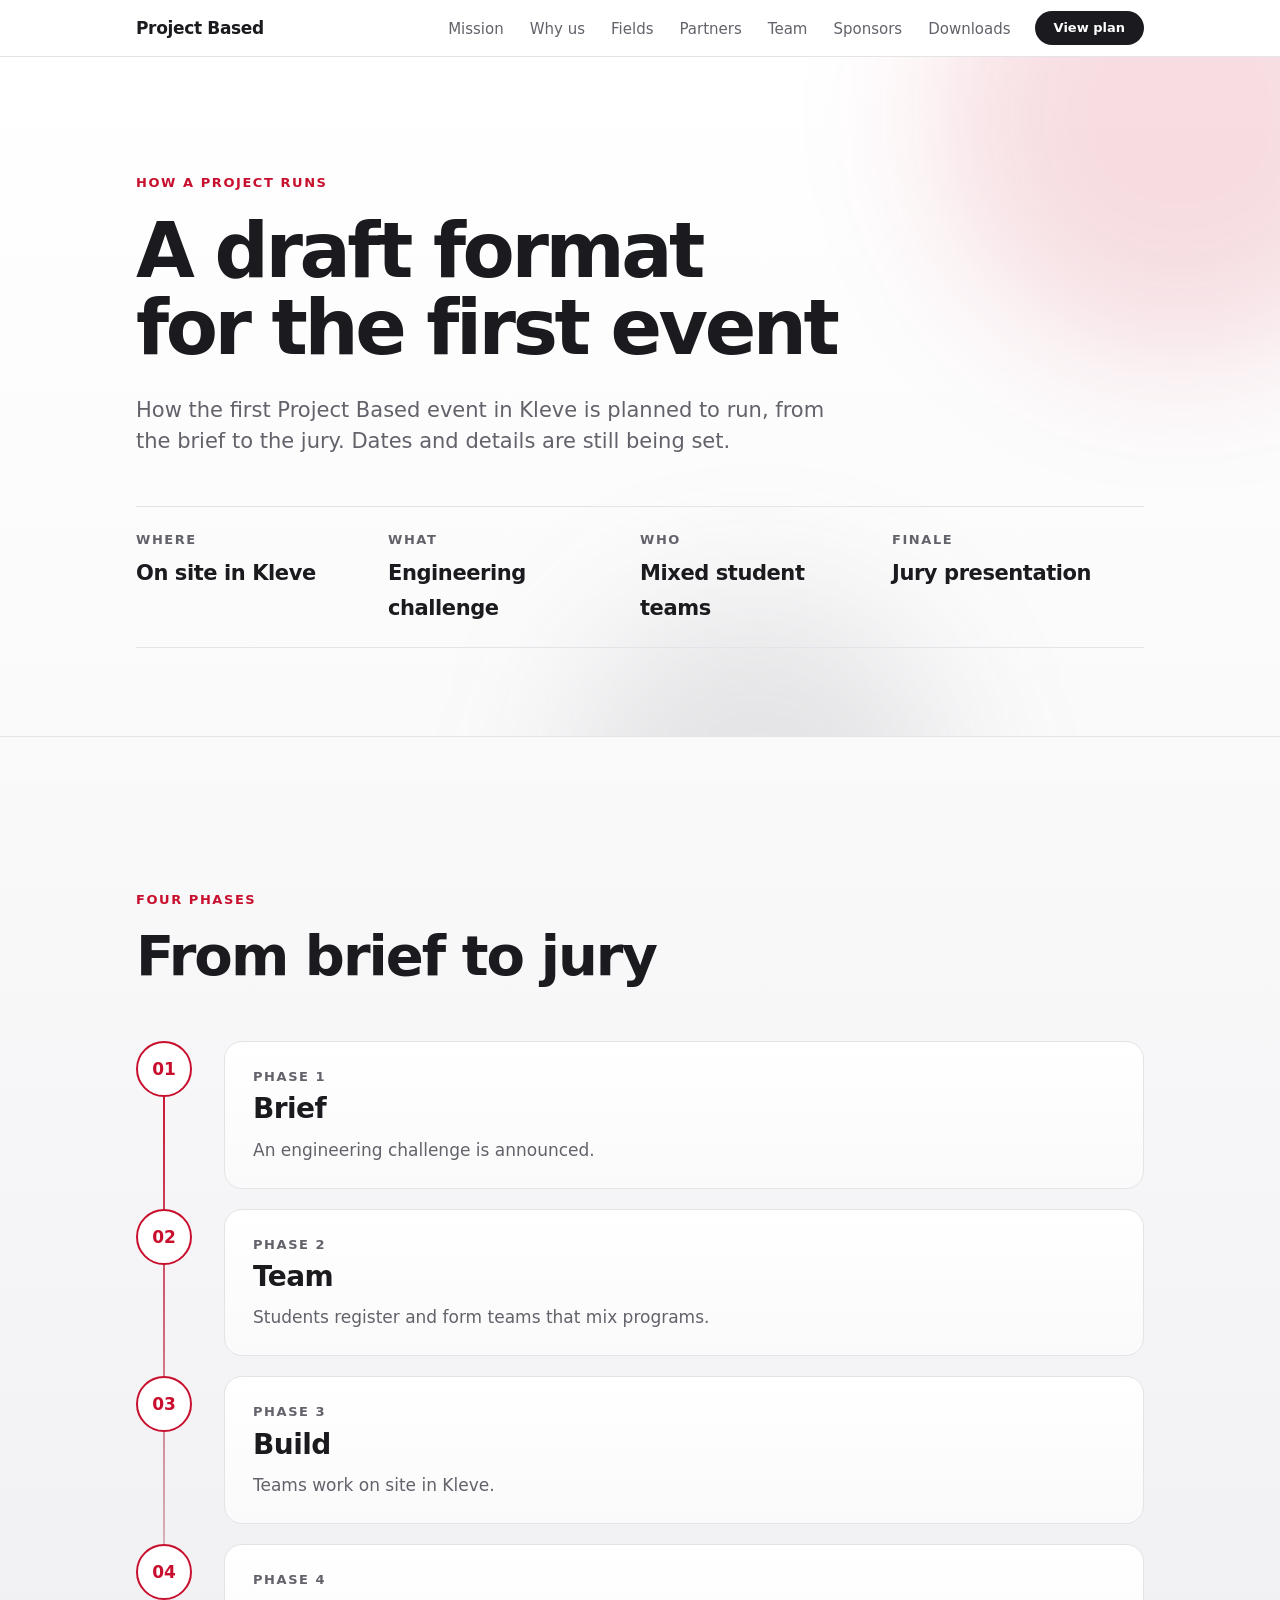
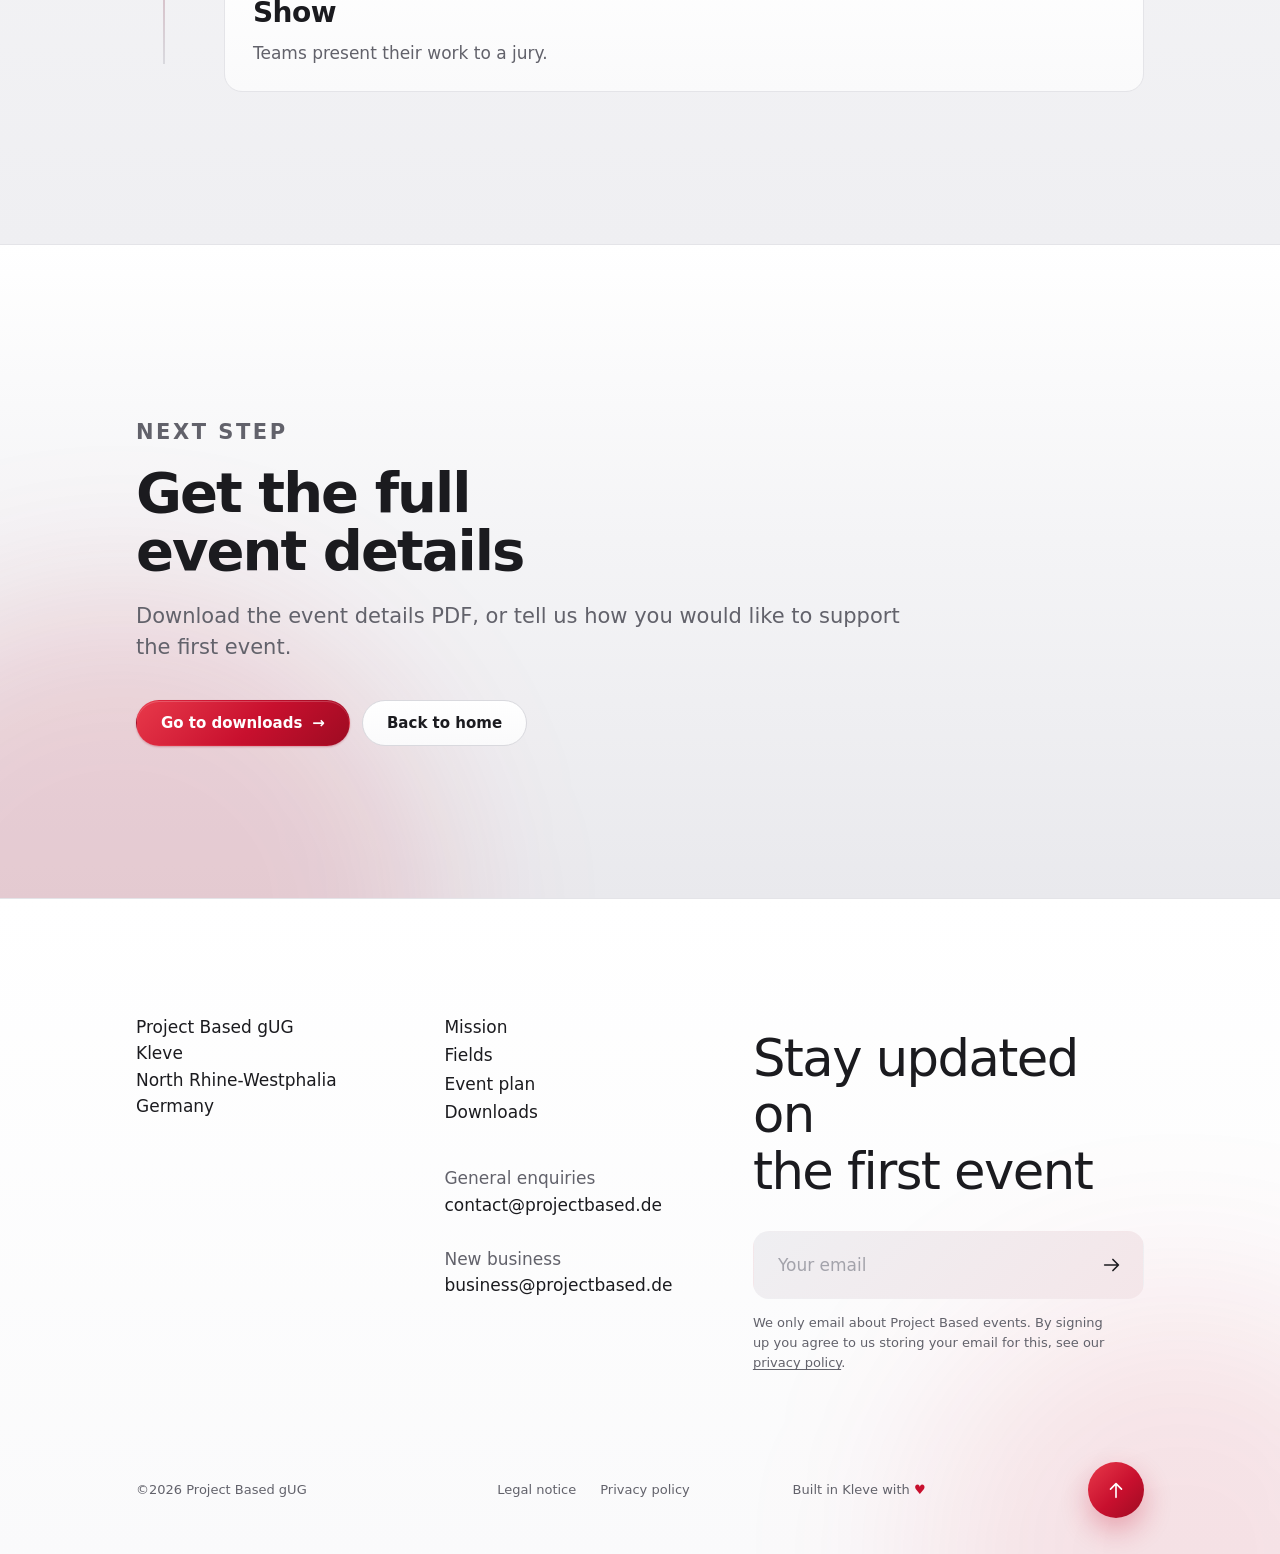
<file: plan.html>
<!doctype html>
<html lang="en">
<head>
<meta charset="utf-8">
<meta name="viewport" content="width=device-width, initial-scale=1, viewport-fit=cover">
<meta name="description" content="The draft format for the first Project Based event in Kleve.">
<title>Event Plan · Project Based</title>
<link rel="stylesheet" href="assets/css/tokens.css">
<link rel="stylesheet" href="assets/css/base.css">
<link rel="stylesheet" href="assets/css/pages.css">
</head>
<body>
<header class="nav">
  <div class="wrap">
    <a class="brand" href="index.html">Project Based</a>
    <ul>
      <li><a href="index.html#mission">Mission</a></li>
      <li><a href="index.html#why">Why us</a></li>
      <li><a href="index.html#fields">Fields</a></li>
      <li><a href="index.html#partners">Partners</a></li>
      <li><a href="index.html#team">Team</a></li>
      <li><a href="index.html#sponsors">Sponsors</a></li>
      <li><a href="downloads.html">Downloads</a></li>
    </ul>
    <a class="btn btn-primary nav-cta" href="plan.html" aria-current="page">View plan</a>
  </div>
</header>

<main>
  <section class="page-head">
    <div class="wrap">
      <p class="label">How a project runs</p>
      <h1>A draft format for the first event</h1>
      <p class="lead">How the first Project Based event in Kleve is planned to run, from the brief to the jury. Dates and details are still being set.</p>
      <ul class="facts">
        <li><b>Where</b><span>On site in Kleve</span></li>
        <li><b>What</b><span>Engineering challenge</span></li>
        <li><b>Who</b><span>Mixed student teams</span></li>
        <li><b>Finale</b><span>Jury presentation</span></li>
      </ul>
    </div>
  </section>

  <section class="tint" id="format">
    <div class="wrap">
      <p class="label">Four phases</p>
      <h2 style="max-width:18ch">From brief to jury</h2>
      <ol class="timeline">
        <li class="phase">
          <span class="num">01</span>
          <div class="card"><span class="tag">Phase 1</span><h3>Brief</h3><p>An engineering challenge is announced.</p></div>
        </li>
        <li class="phase">
          <span class="num">02</span>
          <div class="card"><span class="tag">Phase 2</span><h3>Team</h3><p>Students register and form teams that mix programs.</p></div>
        </li>
        <li class="phase">
          <span class="num">03</span>
          <div class="card"><span class="tag">Phase 3</span><h3>Build</h3><p>Teams work on site in Kleve.</p></div>
        </li>
        <li class="phase">
          <span class="num">04</span>
          <div class="card"><span class="tag">Phase 4</span><h3>Show</h3><p>Teams present their work to a jury.</p></div>
        </li>
      </ol>
    </div>
  </section>

  <section class="cta-band">
    <div class="wrap">
      <p class="label">Next step</p>
      <h2>Get the full event details</h2>
      <p>Download the event details PDF, or tell us how you would like to support the first event.</p>
      <div class="actions">
        <a class="btn btn-primary" href="downloads.html">Go to downloads <span class="arrow" aria-hidden="true">→</span></a>
        <a class="btn btn-ghost" href="index.html">Back to home</a>
      </div>
    </div>
  </section>
</main>

<footer class="site-foot" id="updates">
  <div class="wrap foot-grid">
    <address class="foot-col">Project Based gUG<br>Kleve<br>North Rhine-Westphalia<br>Germany</address>
    <div class="foot-col foot-links">
      <nav aria-label="Footer">
        <a href="index.html#mission">Mission</a>
        <a href="index.html#fields">Fields</a>
        <a href="plan.html">Event plan</a>
        <a href="downloads.html">Downloads</a>
      </nav>
      <dl class="foot-mail">
        <div><dt>General enquiries</dt><dd><a href="mailto:contact@projectbased.de">contact@projectbased.de</a></dd></div>
        <div><dt>New business</dt><dd><a href="mailto:business@projectbased.de">business@projectbased.de</a></dd></div>
      </dl>
    </div>
    <div class="foot-sub">
      <h2>Stay updated on<br>the first event</h2>
      <!-- sign-up handled by php/updates-form.php; "page" tells it where to return -->
      <form class="foot-form" action="php/updates-form.php" method="post">
        <input type="hidden" name="page" value="plan">
        <label class="sr-only" for="foot-email">Your email</label>
        <input id="foot-email" name="email" type="email" placeholder="Your email" autocomplete="email" required maxlength="160">
        <div class="hp" aria-hidden="true"><label for="foot-website">Leave this field empty</label><input id="foot-website" name="website" type="text" tabindex="-1" autocomplete="off"></div>
        <button type="submit" aria-label="Sign up for event updates"><svg viewBox="0 0 24 24" aria-hidden="true"><path d="M4 12h15M13 6l6 6-6 6"/></svg></button>
      </form>
      <p class="foot-status" id="foot-status" role="status" hidden></p>
      <p class="foot-note">We only email about Project Based events. By signing up you agree to us storing your email for this, see our <a href="privacy.html">privacy policy</a>.</p>
    </div>
  </div>
  <div class="wrap foot-bottom">
    <span>&copy;2026 Project Based gUG</span>
    <nav class="foot-legal" aria-label="Legal"><a href="legal-notice.html">Legal notice</a><a href="privacy.html">Privacy policy</a></nav>
    <span>Built in Kleve with <span class="heart" aria-label="love">&hearts;</span></span>
    <a class="to-top" href="#" aria-label="Back to top"><svg viewBox="0 0 24 24" aria-hidden="true"><path d="M12 20V5M6 11l6-6 6 6"/></svg></a>
  </div>
</footer>
<script src="assets/js/main.js"></script>
</body>
</html>
</file>
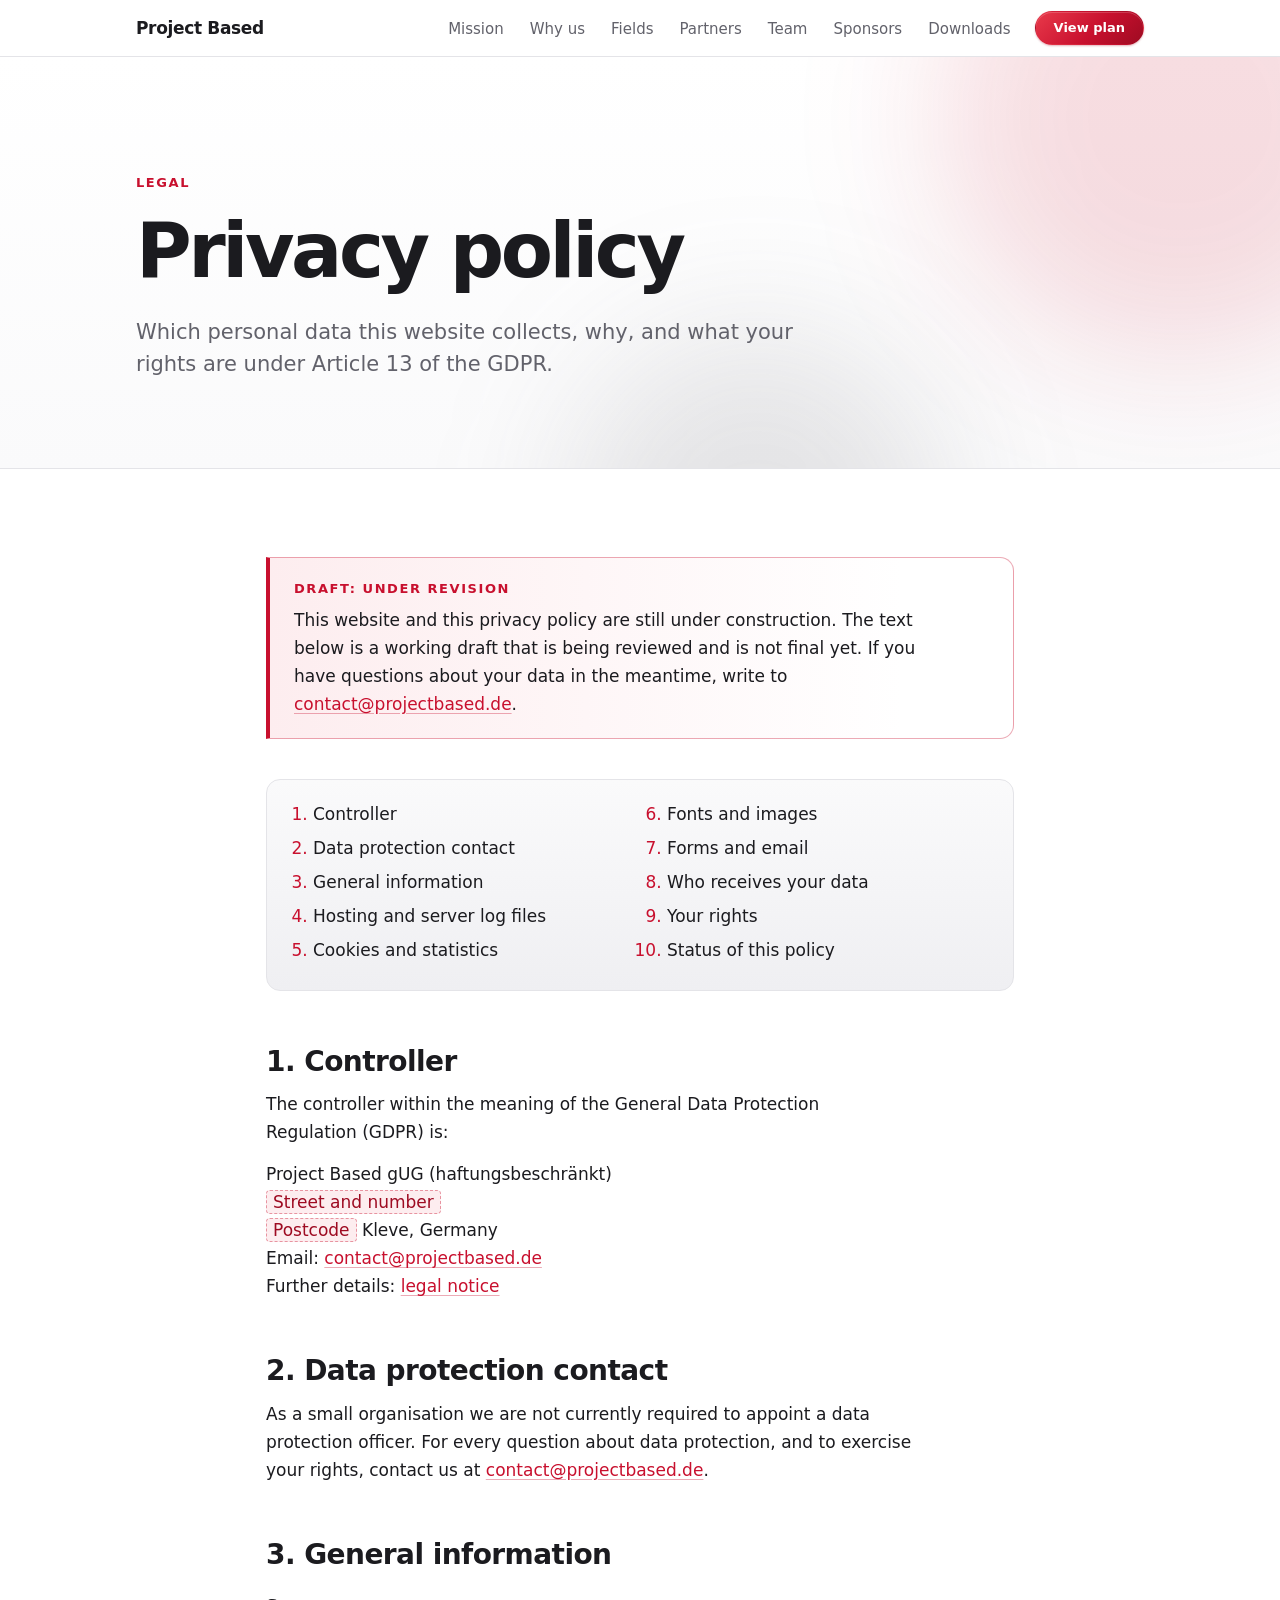
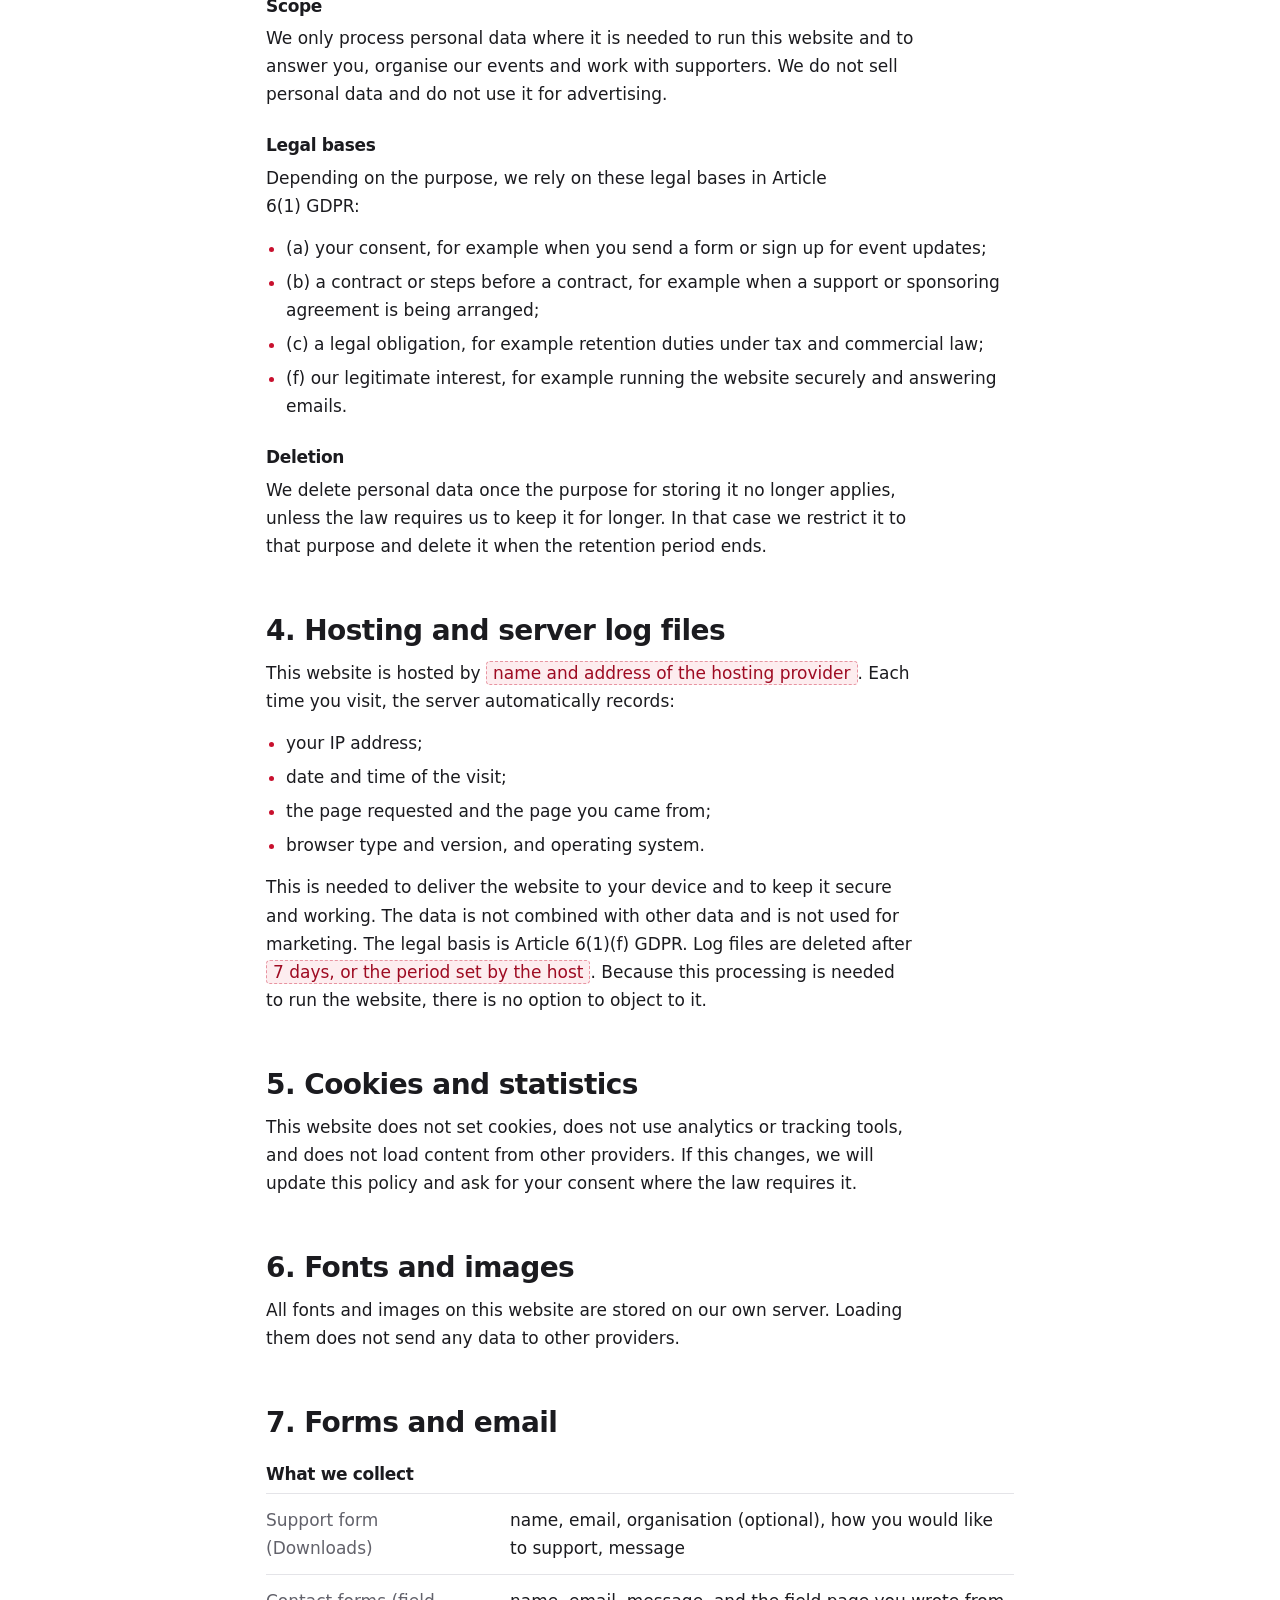
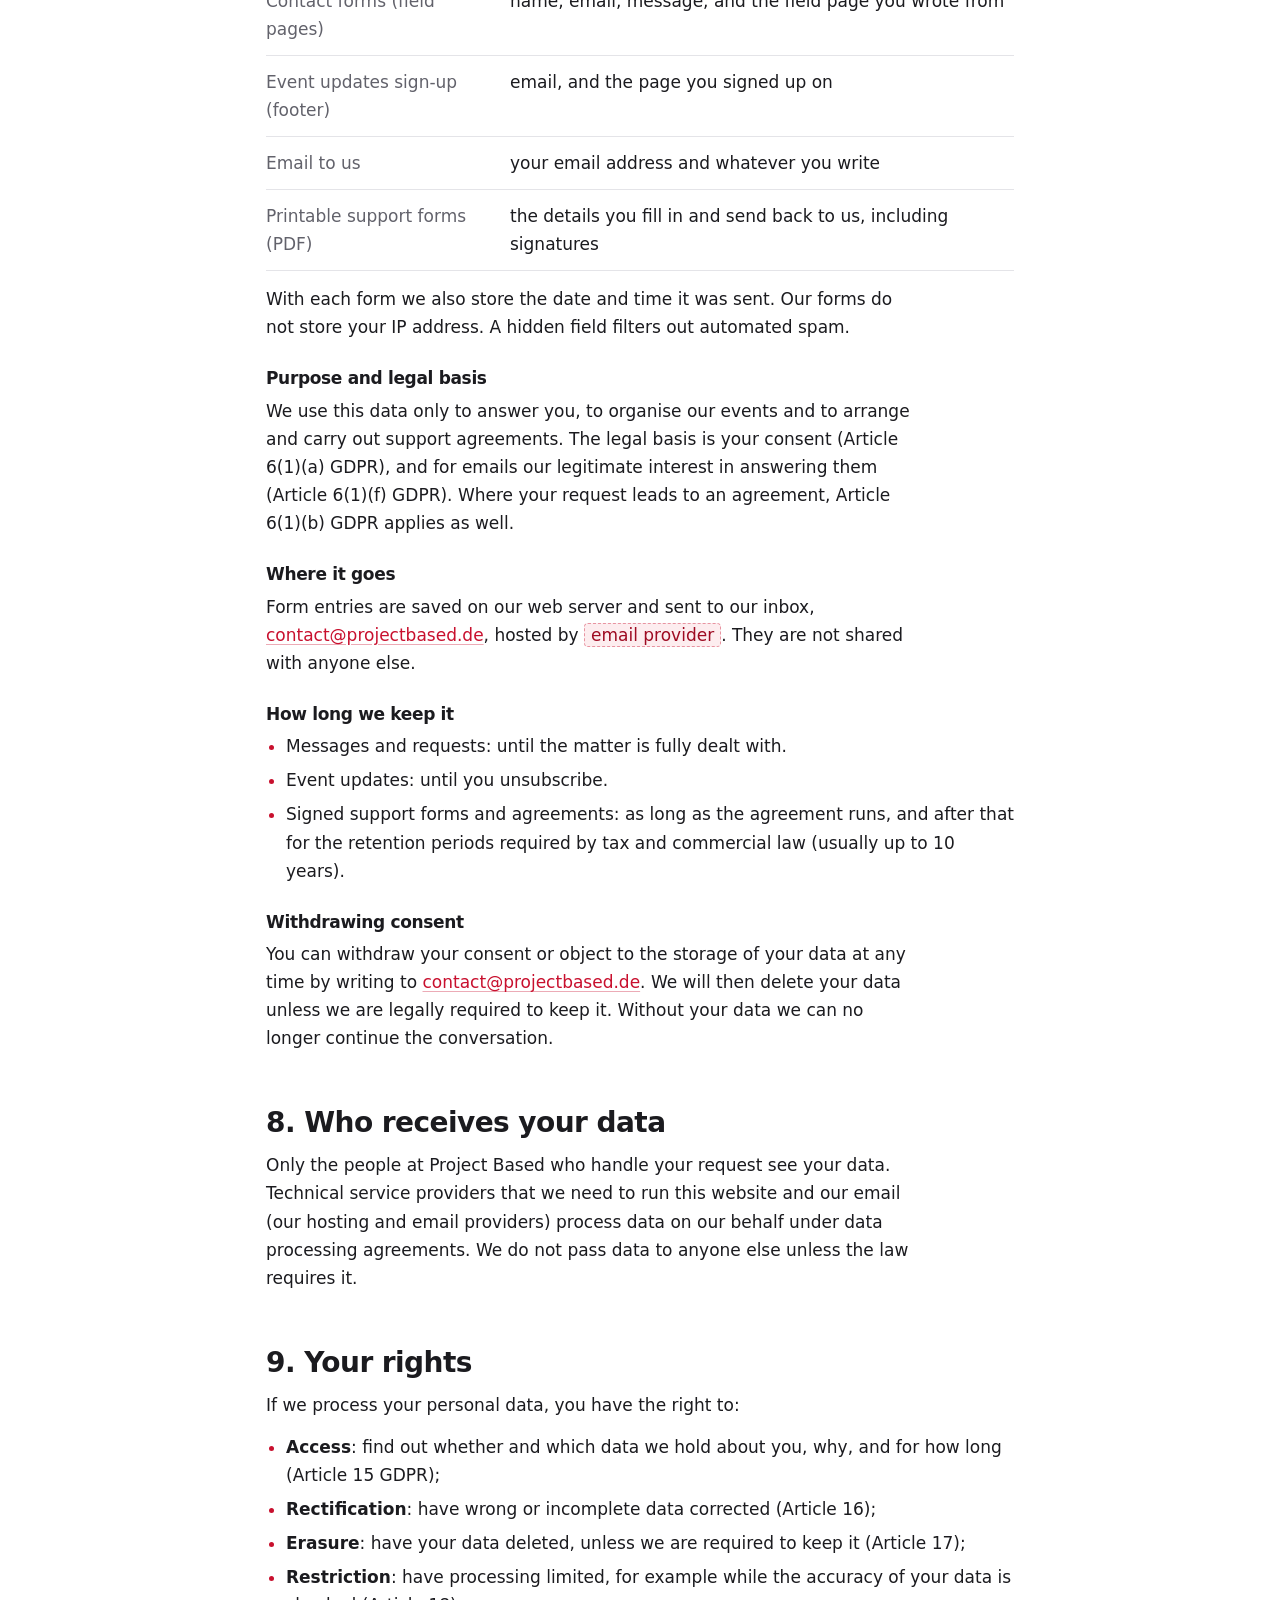
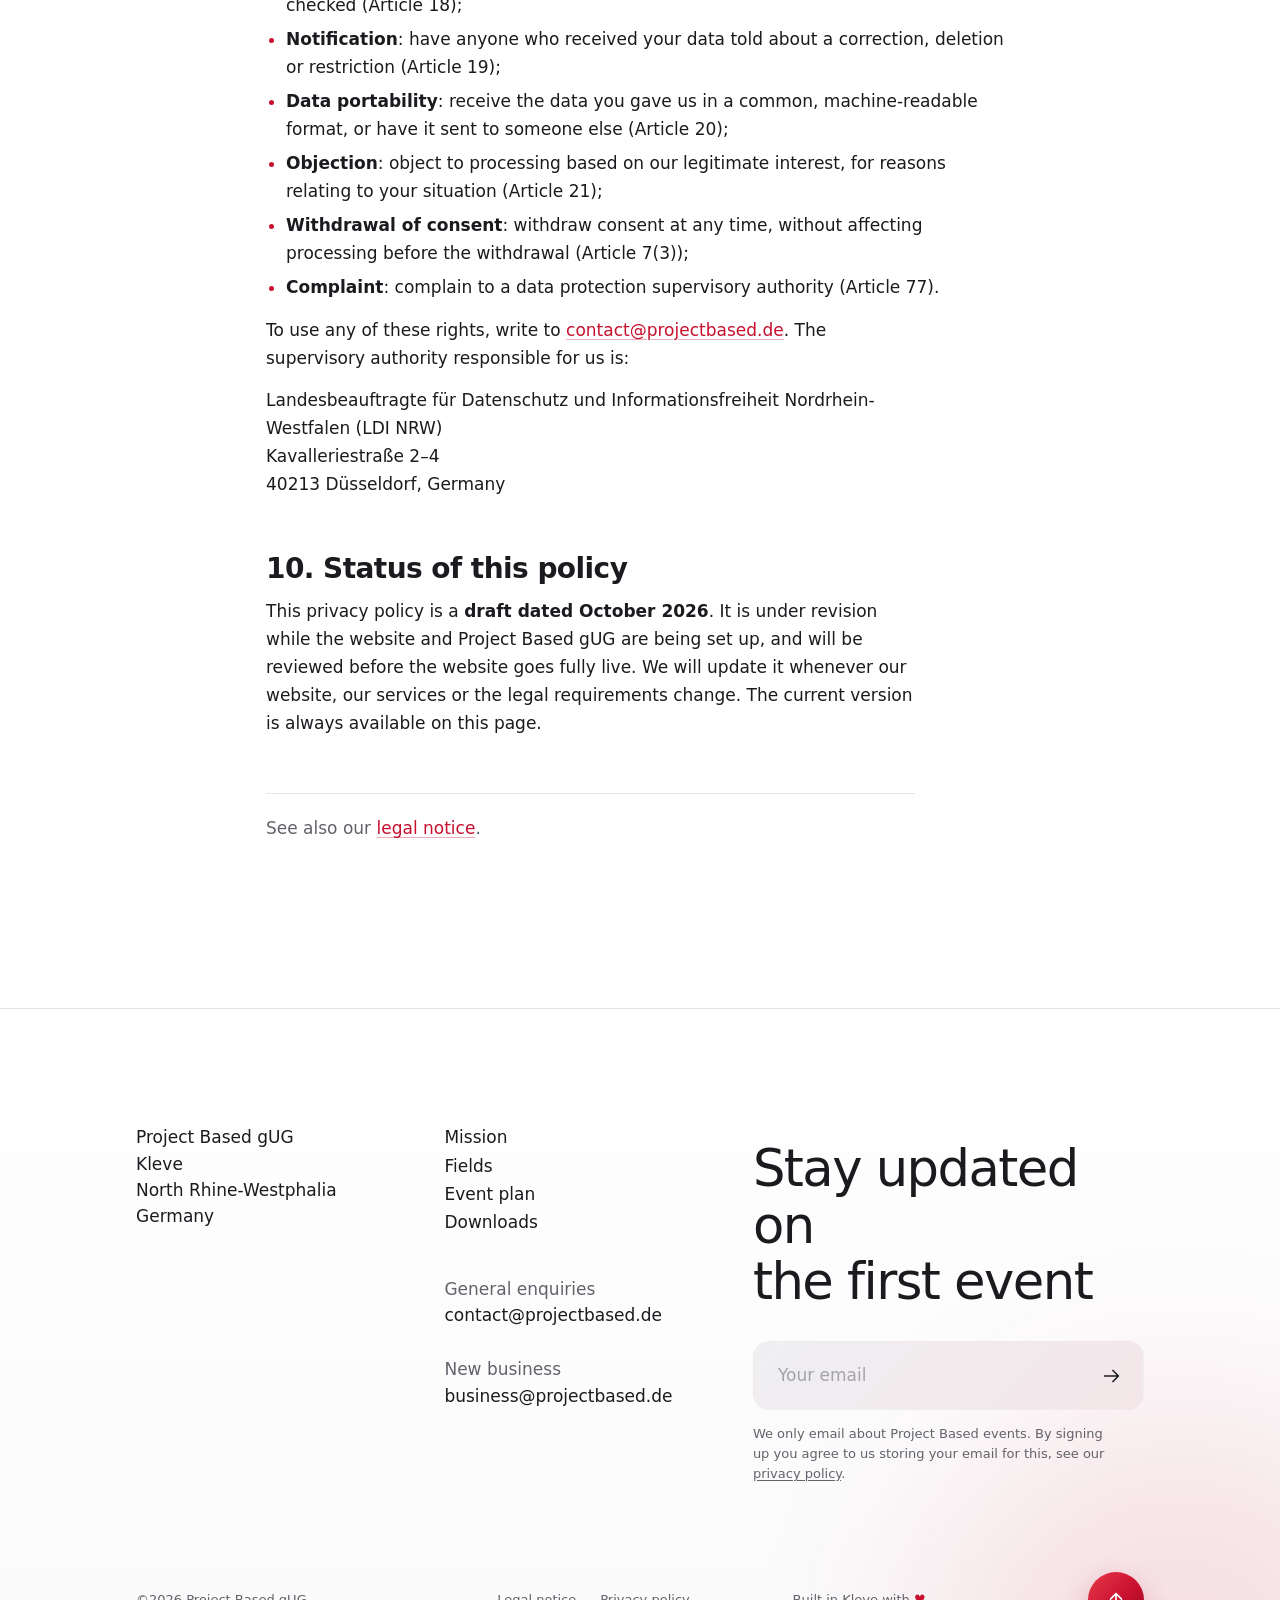
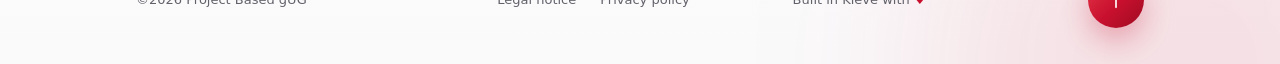
<file: privacy.html>
<!doctype html>
<html lang="en">
<head>
<meta charset="utf-8">
<meta name="viewport" content="width=device-width, initial-scale=1, viewport-fit=cover">
<meta name="description" content="Privacy policy of Project Based gUG (draft, under revision).">
<title>Privacy Policy · Project Based</title>
<link rel="stylesheet" href="assets/css/tokens.css">
<link rel="stylesheet" href="assets/css/base.css">
<link rel="stylesheet" href="assets/css/pages.css">
</head>
<body>
<header class="nav">
  <div class="wrap">
    <a class="brand" href="index.html">Project Based</a>
    <ul>
      <li><a href="index.html#mission">Mission</a></li>
      <li><a href="index.html#why">Why us</a></li>
      <li><a href="index.html#fields">Fields</a></li>
      <li><a href="index.html#partners">Partners</a></li>
      <li><a href="index.html#team">Team</a></li>
      <li><a href="index.html#sponsors">Sponsors</a></li>
      <li><a href="downloads.html">Downloads</a></li>
    </ul>
    <a class="btn btn-primary nav-cta" href="plan.html">View plan</a>
  </div>
</header>

<main>
  <section class="page-head">
    <div class="wrap">
      <p class="label">Legal</p>
      <h1>Privacy policy</h1>
      <p class="lead">Which personal data this website collects, why, and what your rights are under Article 13 of the GDPR.</p>
    </div>
  </section>

  <!-- Text in <mark class="todo"> is a placeholder: replace it with the real details before going live. -->
  <section class="legal-section">
    <div class="wrap legal">
      <div class="draft-banner" role="note">
        <strong>Draft: under revision</strong>
        <p>This website and this privacy policy are still under construction. The text below is a working draft that is being reviewed and is not final yet. If you have questions about your data in the meantime, write to <a href="mailto:contact@projectbased.de">contact@projectbased.de</a>.</p>
      </div>

      <nav class="legal-toc" aria-label="Contents">
        <ol>
          <li><a href="#controller">Controller</a></li>
          <li><a href="#dpo">Data protection contact</a></li>
          <li><a href="#general">General information</a></li>
          <li><a href="#hosting">Hosting and server log files</a></li>
          <li><a href="#cookies">Cookies and statistics</a></li>
          <li><a href="#external">Fonts and images</a></li>
          <li><a href="#forms">Forms and email</a></li>
          <li><a href="#recipients">Who receives your data</a></li>
          <li><a href="#rights">Your rights</a></li>
          <li><a href="#status">Status of this policy</a></li>
        </ol>
      </nav>

      <h2 id="controller">1. Controller</h2>
      <p>The controller within the meaning of the General Data Protection Regulation (GDPR) is:</p>
      <p>
        Project Based gUG (haftungsbeschränkt)<br>
        <mark class="todo">Street and number</mark><br>
        <mark class="todo">Postcode</mark> Kleve, Germany<br>
        Email: <a href="mailto:contact@projectbased.de">contact@projectbased.de</a><br>
        Further details: <a href="legal-notice.html">legal notice</a>
      </p>

      <h2 id="dpo">2. Data protection contact</h2>
      <p>As a small organisation we are not currently required to appoint a data protection officer. For every question about data protection, and to exercise your rights, contact us at <a href="mailto:contact@projectbased.de">contact@projectbased.de</a>.</p>

      <h2 id="general">3. General information</h2>
      <h3>Scope</h3>
      <p>We only process personal data where it is needed to run this website and to answer you, organise our events and work with supporters. We do not sell personal data and do not use it for advertising.</p>
      <h3>Legal bases</h3>
      <p>Depending on the purpose, we rely on these legal bases in Article 6(1) GDPR:</p>
      <ul>
        <li>(a) your consent, for example when you send a form or sign up for event updates;</li>
        <li>(b) a contract or steps before a contract, for example when a support or sponsoring agreement is being arranged;</li>
        <li>(c) a legal obligation, for example retention duties under tax and commercial law;</li>
        <li>(f) our legitimate interest, for example running the website securely and answering emails.</li>
      </ul>
      <h3>Deletion</h3>
      <p>We delete personal data once the purpose for storing it no longer applies, unless the law requires us to keep it for longer. In that case we restrict it to that purpose and delete it when the retention period ends.</p>

      <h2 id="hosting">4. Hosting and server log files</h2>
      <p>This website is hosted by <mark class="todo">name and address of the hosting provider</mark>. Each time you visit, the server automatically records:</p>
      <ul>
        <li>your IP address;</li>
        <li>date and time of the visit;</li>
        <li>the page requested and the page you came from;</li>
        <li>browser type and version, and operating system.</li>
      </ul>
      <p>This is needed to deliver the website to your device and to keep it secure and working. The data is not combined with other data and is not used for marketing. The legal basis is Article 6(1)(f) GDPR. Log files are deleted after <mark class="todo">7 days, or the period set by the host</mark>. Because this processing is needed to run the website, there is no option to object to it.</p>

      <h2 id="cookies">5. Cookies and statistics</h2>
      <p>This website does not set cookies, does not use analytics or tracking tools, and does not load content from other providers. If this changes, we will update this policy and ask for your consent where the law requires it.</p>

      <h2 id="external">6. Fonts and images</h2>
      <p>All fonts and images on this website are stored on our own server. Loading them does not send any data to other providers.</p>

      <h2 id="forms">7. Forms and email</h2>
      <h3>What we collect</h3>
      <dl class="legal-list">
        <div><dt>Support form (Downloads)</dt><dd>name, email, organisation (optional), how you would like to support, message</dd></div>
        <div><dt>Contact forms (field pages)</dt><dd>name, email, message, and the field page you wrote from</dd></div>
        <div><dt>Event updates sign-up (footer)</dt><dd>email, and the page you signed up on</dd></div>
        <div><dt>Email to us</dt><dd>your email address and whatever you write</dd></div>
        <div><dt>Printable support forms (PDF)</dt><dd>the details you fill in and send back to us, including signatures</dd></div>
      </dl>
      <p>With each form we also store the date and time it was sent. Our forms do not store your IP address. A hidden field filters out automated spam.</p>
      <h3>Purpose and legal basis</h3>
      <p>We use this data only to answer you, to organise our events and to arrange and carry out support agreements. The legal basis is your consent (Article 6(1)(a) GDPR), and for emails our legitimate interest in answering them (Article 6(1)(f) GDPR). Where your request leads to an agreement, Article 6(1)(b) GDPR applies as well.</p>
      <h3>Where it goes</h3>
      <p>Form entries are saved on our web server and sent to our inbox, <a href="mailto:contact@projectbased.de">contact@projectbased.de</a>, hosted by <mark class="todo">email provider</mark>. They are not shared with anyone else.</p>
      <h3>How long we keep it</h3>
      <ul>
        <li>Messages and requests: until the matter is fully dealt with.</li>
        <li>Event updates: until you unsubscribe.</li>
        <li>Signed support forms and agreements: as long as the agreement runs, and after that for the retention periods required by tax and commercial law (usually up to 10 years).</li>
      </ul>
      <h3>Withdrawing consent</h3>
      <p>You can withdraw your consent or object to the storage of your data at any time by writing to <a href="mailto:contact@projectbased.de">contact@projectbased.de</a>. We will then delete your data unless we are legally required to keep it. Without your data we can no longer continue the conversation.</p>

      <h2 id="recipients">8. Who receives your data</h2>
      <p>Only the people at Project Based who handle your request see your data. Technical service providers that we need to run this website and our email (our hosting and email providers) process data on our behalf under data processing agreements. We do not pass data to anyone else unless the law requires it.</p>

      <h2 id="rights">9. Your rights</h2>
      <p>If we process your personal data, you have the right to:</p>
      <ul>
        <li><b>Access</b>: find out whether and which data we hold about you, why, and for how long (Article 15 GDPR);</li>
        <li><b>Rectification</b>: have wrong or incomplete data corrected (Article 16);</li>
        <li><b>Erasure</b>: have your data deleted, unless we are required to keep it (Article 17);</li>
        <li><b>Restriction</b>: have processing limited, for example while the accuracy of your data is checked (Article 18);</li>
        <li><b>Notification</b>: have anyone who received your data told about a correction, deletion or restriction (Article 19);</li>
        <li><b>Data portability</b>: receive the data you gave us in a common, machine-readable format, or have it sent to someone else (Article 20);</li>
        <li><b>Objection</b>: object to processing based on our legitimate interest, for reasons relating to your situation (Article 21);</li>
        <li><b>Withdrawal of consent</b>: withdraw consent at any time, without affecting processing before the withdrawal (Article 7(3));</li>
        <li><b>Complaint</b>: complain to a data protection supervisory authority (Article 77).</li>
      </ul>
      <p>To use any of these rights, write to <a href="mailto:contact@projectbased.de">contact@projectbased.de</a>. The supervisory authority responsible for us is:</p>
      <p>
        Landesbeauftragte für Datenschutz und Informationsfreiheit Nordrhein-Westfalen (LDI NRW)<br>
        Kavalleriestraße 2–4<br>
        40213 Düsseldorf, Germany
      </p>

      <h2 id="status">10. Status of this policy</h2>
      <p>This privacy policy is a <b>draft dated October 2026</b>. It is under revision while the website and Project Based gUG are being set up, and will be reviewed before the website goes fully live. We will update it whenever our website, our services or the legal requirements change. The current version is always available on this page.</p>

      <p class="legal-see">See also our <a href="legal-notice.html">legal notice</a>.</p>
    </div>
  </section>
</main>

<footer class="site-foot" id="updates">
  <div class="wrap foot-grid">
    <address class="foot-col">Project Based gUG<br>Kleve<br>North Rhine-Westphalia<br>Germany</address>
    <div class="foot-col foot-links">
      <nav aria-label="Footer">
        <a href="index.html#mission">Mission</a>
        <a href="index.html#fields">Fields</a>
        <a href="plan.html">Event plan</a>
        <a href="downloads.html">Downloads</a>
      </nav>
      <dl class="foot-mail">
        <div><dt>General enquiries</dt><dd><a href="mailto:contact@projectbased.de">contact@projectbased.de</a></dd></div>
        <div><dt>New business</dt><dd><a href="mailto:business@projectbased.de">business@projectbased.de</a></dd></div>
      </dl>
    </div>
    <div class="foot-sub">
      <h2>Stay updated on<br>the first event</h2>
      <!-- sign-up handled by php/updates-form.php; "page" tells it where to return -->
      <form class="foot-form" action="php/updates-form.php" method="post">
        <input type="hidden" name="page" value="privacy">
        <label class="sr-only" for="foot-email">Your email</label>
        <input id="foot-email" name="email" type="email" placeholder="Your email" autocomplete="email" required maxlength="160">
        <div class="hp" aria-hidden="true"><label for="foot-website">Leave this field empty</label><input id="foot-website" name="website" type="text" tabindex="-1" autocomplete="off"></div>
        <button type="submit" aria-label="Sign up for event updates"><svg viewBox="0 0 24 24" aria-hidden="true"><path d="M4 12h15M13 6l6 6-6 6"/></svg></button>
      </form>
      <p class="foot-status" id="foot-status" role="status" hidden></p>
      <p class="foot-note">We only email about Project Based events. By signing up you agree to us storing your email for this, see our <a href="privacy.html">privacy policy</a>.</p>
    </div>
  </div>
  <div class="wrap foot-bottom">
    <span>&copy;2026 Project Based gUG</span>
    <nav class="foot-legal" aria-label="Legal"><a href="legal-notice.html">Legal notice</a><a href="privacy.html">Privacy policy</a></nav>
    <span>Built in Kleve with <span class="heart" aria-label="love">&hearts;</span></span>
    <a class="to-top" href="#" aria-label="Back to top"><svg viewBox="0 0 24 24" aria-hidden="true"><path d="M12 20V5M6 11l6-6 6 6"/></svg></a>
  </div>
</footer>
<script src="assets/js/main.js"></script>
</body>
</html>
</file>
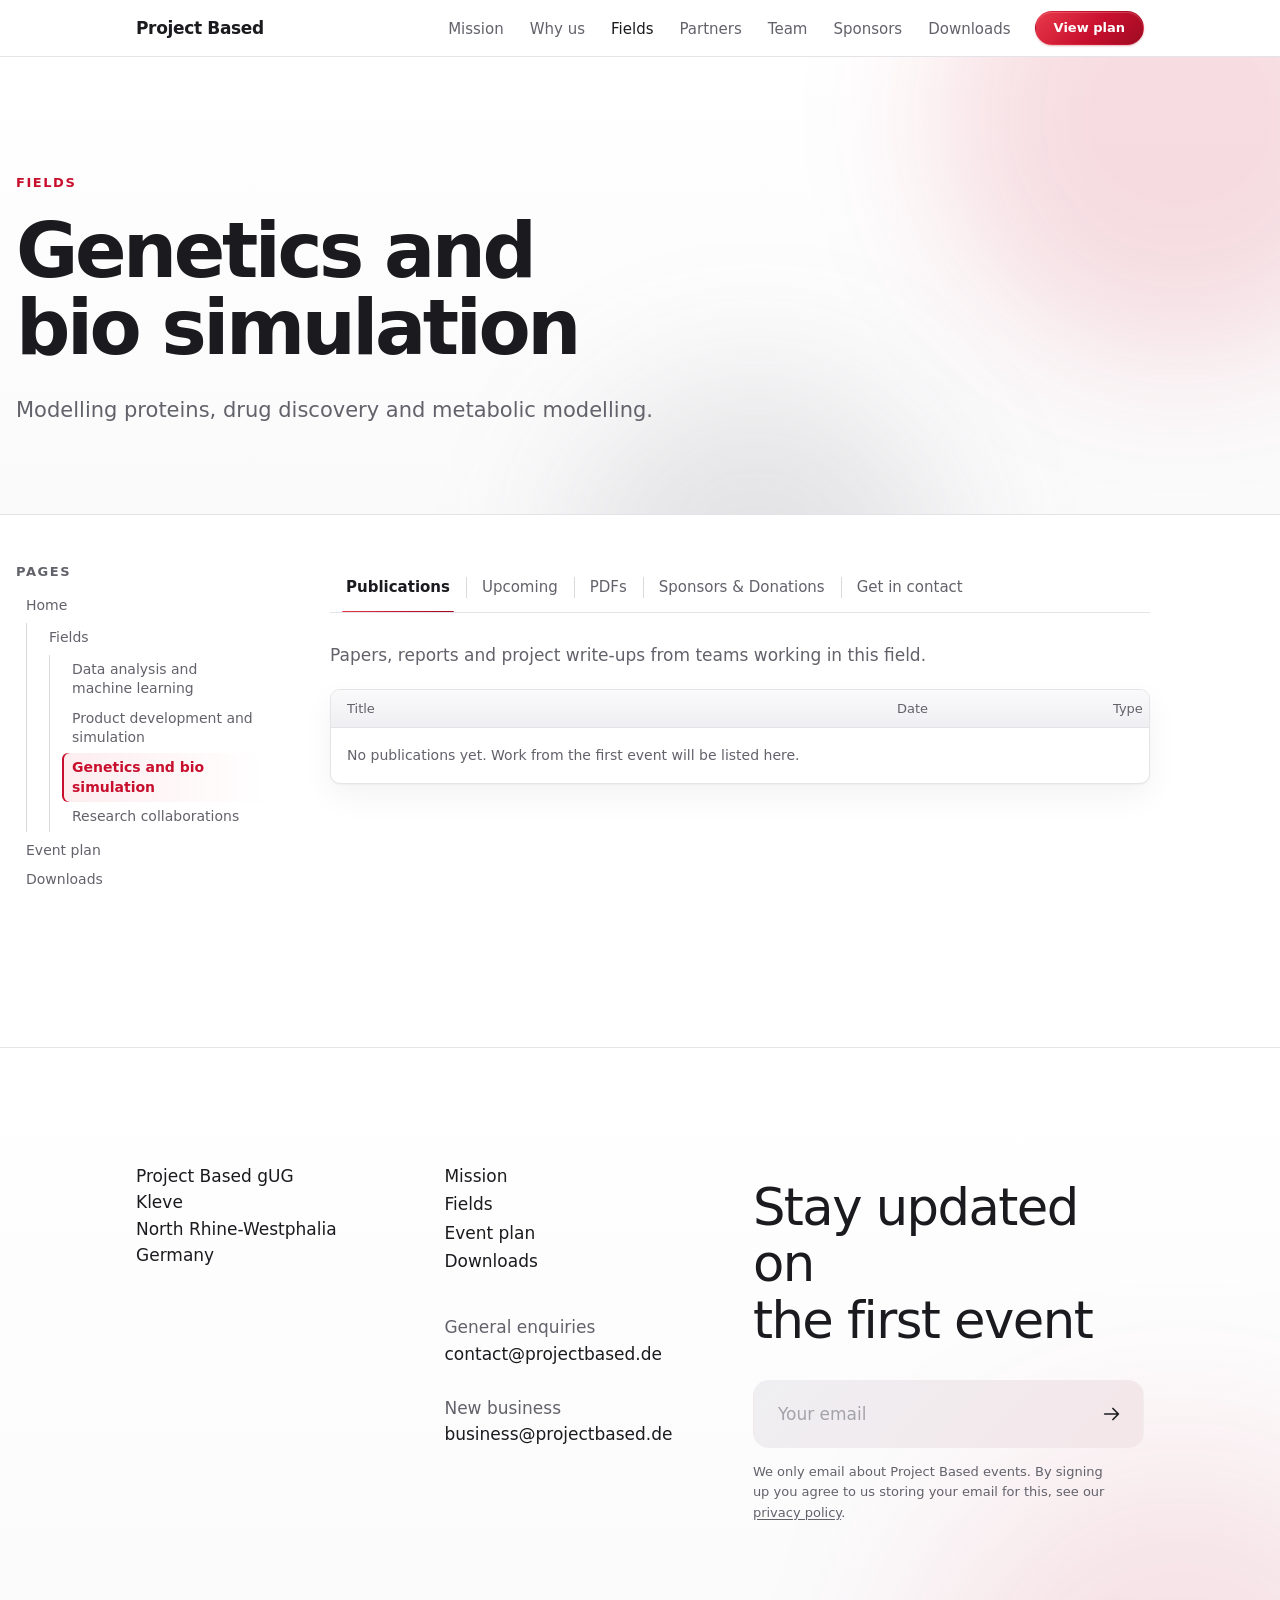
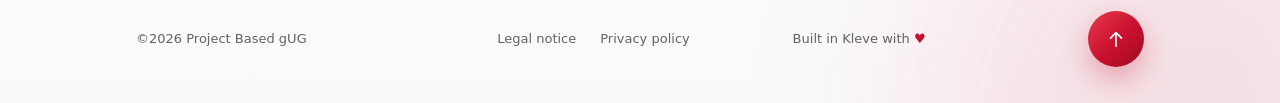
<file: fields/bio-simulation.html>
<!doctype html>
<html lang="en">
<head>
<meta charset="utf-8">
<meta name="viewport" content="width=device-width, initial-scale=1, viewport-fit=cover">
<meta name="description" content="Genetics and bio simulation: publications, upcoming events, documents and support at Project Based.">
<title>Genetics and bio simulation · Project Based</title>
<link rel="stylesheet" href="../assets/css/tokens.css">
<link rel="stylesheet" href="../assets/css/base.css">
<link rel="stylesheet" href="../assets/css/pages.css">
</head>
<body>
<header class="nav">
  <div class="wrap">
    <a class="brand" href="../index.html">Project Based</a>
    <ul>
      <li><a href="../index.html#mission">Mission</a></li>
      <li><a href="../index.html#why">Why us</a></li>
      <li><a href="../index.html#fields" aria-current="page">Fields</a></li>
      <li><a href="../index.html#partners">Partners</a></li>
      <li><a href="../index.html#team">Team</a></li>
      <li><a href="../index.html#sponsors">Sponsors</a></li>
      <li><a href="../downloads.html">Downloads</a></li>
    </ul>
    <a class="btn btn-primary nav-cta" href="../plan.html">View plan</a>
  </div>
</header>

<!-- icons for the link rows: PDF file and web page -->
<svg width="0" height="0" style="position:absolute" aria-hidden="true">
  <symbol id="i-pdf" viewBox="0 0 16 20">
    <path d="M1.5.5h9l4 4v15h-13z" fill="#FFFFFF" stroke="#9A9AA3"/>
    <path d="M10.5.5v4h4" fill="#EFEFF2" stroke="#9A9AA3" stroke-linejoin="round"/>
    <rect x="0" y="10" width="12.5" height="6" rx="1" fill="#C8102E"/>
    <text x="6.25" y="14.7" font-size="4.8" font-weight="700" text-anchor="middle" fill="#FFFFFF" font-family="Segoe UI, Arial, sans-serif">PDF</text>
  </symbol>
  <symbol id="i-page" viewBox="0 0 16 20">
    <path d="M1.5.5h9l4 4v15h-13z" fill="#FFFFFF" stroke="#9A9AA3"/>
    <path d="M10.5.5v4h4" fill="#EFEFF2" stroke="#9A9AA3" stroke-linejoin="round"/>
    <path d="M4 12.5h7M8.5 10l2.5 2.5L8.5 15" fill="none" stroke="#C8102E" stroke-width="1.6" stroke-linecap="round" stroke-linejoin="round"/>
  </symbol>
  <symbol id="i-mail" viewBox="0 0 16 20">
    <rect x=".5" y="4.5" width="15" height="11" rx="1.5" fill="#FFFFFF" stroke="#9A9AA3"/>
    <path d="M1.5 5.5 8 10.5l6.5-5" fill="none" stroke="#C8102E" stroke-width="1.4" stroke-linejoin="round"/>
  </symbol>
</svg>

<main>
  <section class="page-head topic-head">
    <div class="wrap-wide">
      <p class="label"><a href="../index.html#fields">Fields</a></p>
      <h1>Genetics and bio simulation</h1>
      <p class="lead">Modelling proteins, drug discovery and metabolic modelling.</p>
    </div>
  </section>

  <div class="topic-layout wrap-wide">
    <nav class="tree" aria-label="Page tree">
      <p class="tree-title">Pages</p>
      <ul>
        <li><a href="../index.html">Home</a>
          <ul>
            <li><a href="../index.html#fields">Fields</a>
              <ul>
                <li><a href="data-ml.html">Data analysis and machine learning</a></li>
                <li><a href="product-development.html">Product development and simulation</a></li>
                <li><a href="bio-simulation.html" aria-current="page">Genetics and bio simulation</a></li>
                <li><a href="research-collaborations.html">Research collaborations</a></li>
              </ul>
            </li>
          </ul>
        </li>
        <li><a href="../plan.html">Event plan</a></li>
        <li><a href="../downloads.html">Downloads</a></li>
      </ul>
    </nav>

    <div class="topic-main">
      <div class="tabs" role="tablist" aria-label="Genetics and bio simulation">
        <div class="tab-group">
          <button role="tab" type="button" id="tab-publications" aria-controls="publications">Publications</button>
          <button role="tab" type="button" id="tab-upcoming" aria-controls="upcoming">Upcoming</button>
        </div>
        <div class="tab-group">
          <button role="tab" type="button" id="tab-pdfs" aria-controls="pdfs">PDFs</button>
          <button role="tab" type="button" id="tab-support" aria-controls="support">Sponsors &amp; Donations</button>
          <button role="tab" type="button" id="tab-contact" aria-controls="contact">Get in contact</button>
        </div>
      </div>

      <!-- To add an item: copy an <li> inside the panel's list. The second column is the date or file name. -->
      <div class="tab-panel" role="tabpanel" id="publications" aria-labelledby="tab-publications">
        <p>Papers, reports and project write-ups from teams working in this field.</p>
        <ul class="files">
          <li class="files-head" aria-hidden="true"><span>Title</span><span>Date</span><span>Type</span></li>
          <li class="file-empty">No publications yet. Work from the first event will be listed here.</li>
        </ul>
      </div>

      <div class="tab-panel" role="tabpanel" id="upcoming" aria-labelledby="tab-upcoming" hidden>
        <p>Events and challenges in this field.</p>
        <ul class="files">
          <li class="files-head" aria-hidden="true"><span>Event</span><span>When</span><span>Type</span></li>
          <li><a class="file" href="../plan.html">
            <span class="file-title">First Project Based event <small>Kleve, on site</small></span>
            <span class="file-name">Date to be announced</span>
            <svg class="file-icon" role="img" aria-label="Page"><use href="#i-page"/></svg>
          </a></li>
        </ul>
      </div>

      <div class="tab-panel" role="tabpanel" id="pdfs" aria-labelledby="tab-pdfs" hidden>
        <p>Documents to download. Field-specific briefs will be added here.</p>
        <ul class="files">
          <li class="files-head" aria-hidden="true"><span>Title</span><span>File</span><span>Type</span></li>
          <li><a class="file" href="../assets/docs/event-details.pdf" download>
            <span class="file-title">Event details <small>Format, phases and practical information</small></span>
            <span class="file-name">event-details.pdf</span>
            <svg class="file-icon" role="img" aria-label="PDF"><use href="#i-pdf"/></svg>
          </a></li>
          <li><a class="file" href="../assets/docs/sponsor-info.pdf" download>
            <span class="file-title">Sponsor info pack <small>What sponsors get and how to get involved</small></span>
            <span class="file-name">sponsor-info.pdf</span>
            <svg class="file-icon" role="img" aria-label="PDF"><use href="#i-pdf"/></svg>
          </a></li>
        </ul>
      </div>

      <div class="tab-panel" role="tabpanel" id="support" aria-labelledby="tab-support" hidden>
        <p>Sponsor a brief, a prize or equipment for this field, or donate to support the non-profit.</p>
        <ul class="files">
          <li class="files-head" aria-hidden="true"><span>Title</span><span>Link</span><span>Type</span></li>
          <li><a class="file" href="../assets/docs/general-support-form.pdf" download>
            <span class="file-title">General support form <small>For companies and organisations</small></span>
            <span class="file-name">general-support-form.pdf</span>
            <svg class="file-icon" role="img" aria-label="PDF"><use href="#i-pdf"/></svg>
          </a></li>
          <li><a class="file" href="../assets/docs/academic-supporter-form.pdf" download>
            <span class="file-title">Academic supporter form <small>For professors and academic staff</small></span>
            <span class="file-name">academic-supporter-form.pdf</span>
            <svg class="file-icon" role="img" aria-label="PDF"><use href="#i-pdf"/></svg>
          </a></li>
          <li><a class="file" href="../downloads.html#support">
            <span class="file-title">Support form <small>Tell us how you would like to help</small></span>
            <span class="file-name">downloads.html</span>
            <svg class="file-icon" role="img" aria-label="Page"><use href="#i-page"/></svg>
          </a></li>
          <li><a class="file" href="../assets/docs/sponsor-info.pdf" download>
            <span class="file-title">Sponsor info pack <small>What sponsors get and how to get involved</small></span>
            <span class="file-name">sponsor-info.pdf</span>
            <svg class="file-icon" role="img" aria-label="PDF"><use href="#i-pdf"/></svg>
          </a></li>
        </ul>
      </div>
      <div class="tab-panel" role="tabpanel" id="contact" aria-labelledby="tab-contact" hidden>
        <p>Questions about this field, or want to get involved? Email us, fill in the PDF form, or send a message below.</p>
        <ul class="files">
          <li class="files-head" aria-hidden="true"><span>Contact</span><span>Details</span><span>Type</span></li>
          <li><a class="file" href="mailto:contact@projectbased.de">
            <span class="file-title">Email <small>Write to us directly</small></span>
            <span class="file-name">contact@projectbased.de</span>
            <svg class="file-icon" role="img" aria-label="Email"><use href="#i-mail"/></svg>
          </a></li>
          <li><a class="file" href="../assets/docs/contact-form.pdf" download>
            <span class="file-title">Contact form <small>Fill in and email it back to us</small></span>
            <span class="file-name">contact-form.pdf</span>
            <svg class="file-icon" role="img" aria-label="PDF"><use href="#i-pdf"/></svg>
          </a></li>
        </ul>

        <form class="form contact-form" action="../php/contact-form.php" method="post">
          <p class="form-status" id="form-status" role="status" hidden></p>
          <input type="hidden" name="page" value="bio-simulation">
          <div class="form-row">
            <div class="field">
              <label for="c-name">Name</label>
              <input id="c-name" name="name" type="text" autocomplete="name" required maxlength="120">
            </div>
            <div class="field">
              <label for="c-email">Email</label>
              <input id="c-email" name="email" type="email" autocomplete="email" required maxlength="160">
            </div>
          </div>
          <div class="field">
            <label for="c-message">Message</label>
            <textarea id="c-message" name="message" required maxlength="3000"></textarea>
          </div>
          <div class="hp" aria-hidden="true">
            <label for="c-website">Leave this field empty</label>
            <input id="c-website" name="website" type="text" tabindex="-1" autocomplete="off">
          </div>
          <label class="check"><input type="checkbox" name="consent" value="1" required> I agree to Project Based storing these details to reply to my message (see the <a href="../privacy.html">privacy policy</a>).</label>
          <button class="btn btn-primary" type="submit">Send message <span class="arrow" aria-hidden="true">→</span></button>
        </form>
      </div>
    </div>
  </div>
</main>

<footer class="site-foot" id="updates">
  <div class="wrap foot-grid">
    <address class="foot-col">Project Based gUG<br>Kleve<br>North Rhine-Westphalia<br>Germany</address>
    <div class="foot-col foot-links">
      <nav aria-label="Footer">
        <a href="../index.html#mission">Mission</a>
        <a href="../index.html#fields">Fields</a>
        <a href="../plan.html">Event plan</a>
        <a href="../downloads.html">Downloads</a>
      </nav>
      <dl class="foot-mail">
        <div><dt>General enquiries</dt><dd><a href="mailto:contact@projectbased.de">contact@projectbased.de</a></dd></div>
        <div><dt>New business</dt><dd><a href="mailto:business@projectbased.de">business@projectbased.de</a></dd></div>
      </dl>
    </div>
    <div class="foot-sub">
      <h2>Stay updated on<br>the first event</h2>
      <!-- sign-up handled by php/updates-form.php; "page" tells it where to return -->
      <form class="foot-form" action="../php/updates-form.php" method="post">
        <input type="hidden" name="page" value="fields/bio-simulation">
        <label class="sr-only" for="foot-email">Your email</label>
        <input id="foot-email" name="email" type="email" placeholder="Your email" autocomplete="email" required maxlength="160">
        <div class="hp" aria-hidden="true"><label for="foot-website">Leave this field empty</label><input id="foot-website" name="website" type="text" tabindex="-1" autocomplete="off"></div>
        <button type="submit" aria-label="Sign up for event updates"><svg viewBox="0 0 24 24" aria-hidden="true"><path d="M4 12h15M13 6l6 6-6 6"/></svg></button>
      </form>
      <p class="foot-status" id="foot-status" role="status" hidden></p>
      <p class="foot-note">We only email about Project Based events. By signing up you agree to us storing your email for this, see our <a href="../privacy.html">privacy policy</a>.</p>
    </div>
  </div>
  <div class="wrap foot-bottom">
    <span>&copy;2026 Project Based gUG</span>
    <nav class="foot-legal" aria-label="Legal"><a href="../legal-notice.html">Legal notice</a><a href="../privacy.html">Privacy policy</a></nav>
    <span>Built in Kleve with <span class="heart" aria-label="love">&hearts;</span></span>
    <a class="to-top" href="#" aria-label="Back to top"><svg viewBox="0 0 24 24" aria-hidden="true"><path d="M12 20V5M6 11l6-6 6 6"/></svg></a>
  </div>
</footer>
<script src="../assets/js/main.js"></script>
</body>
</html>
</file>
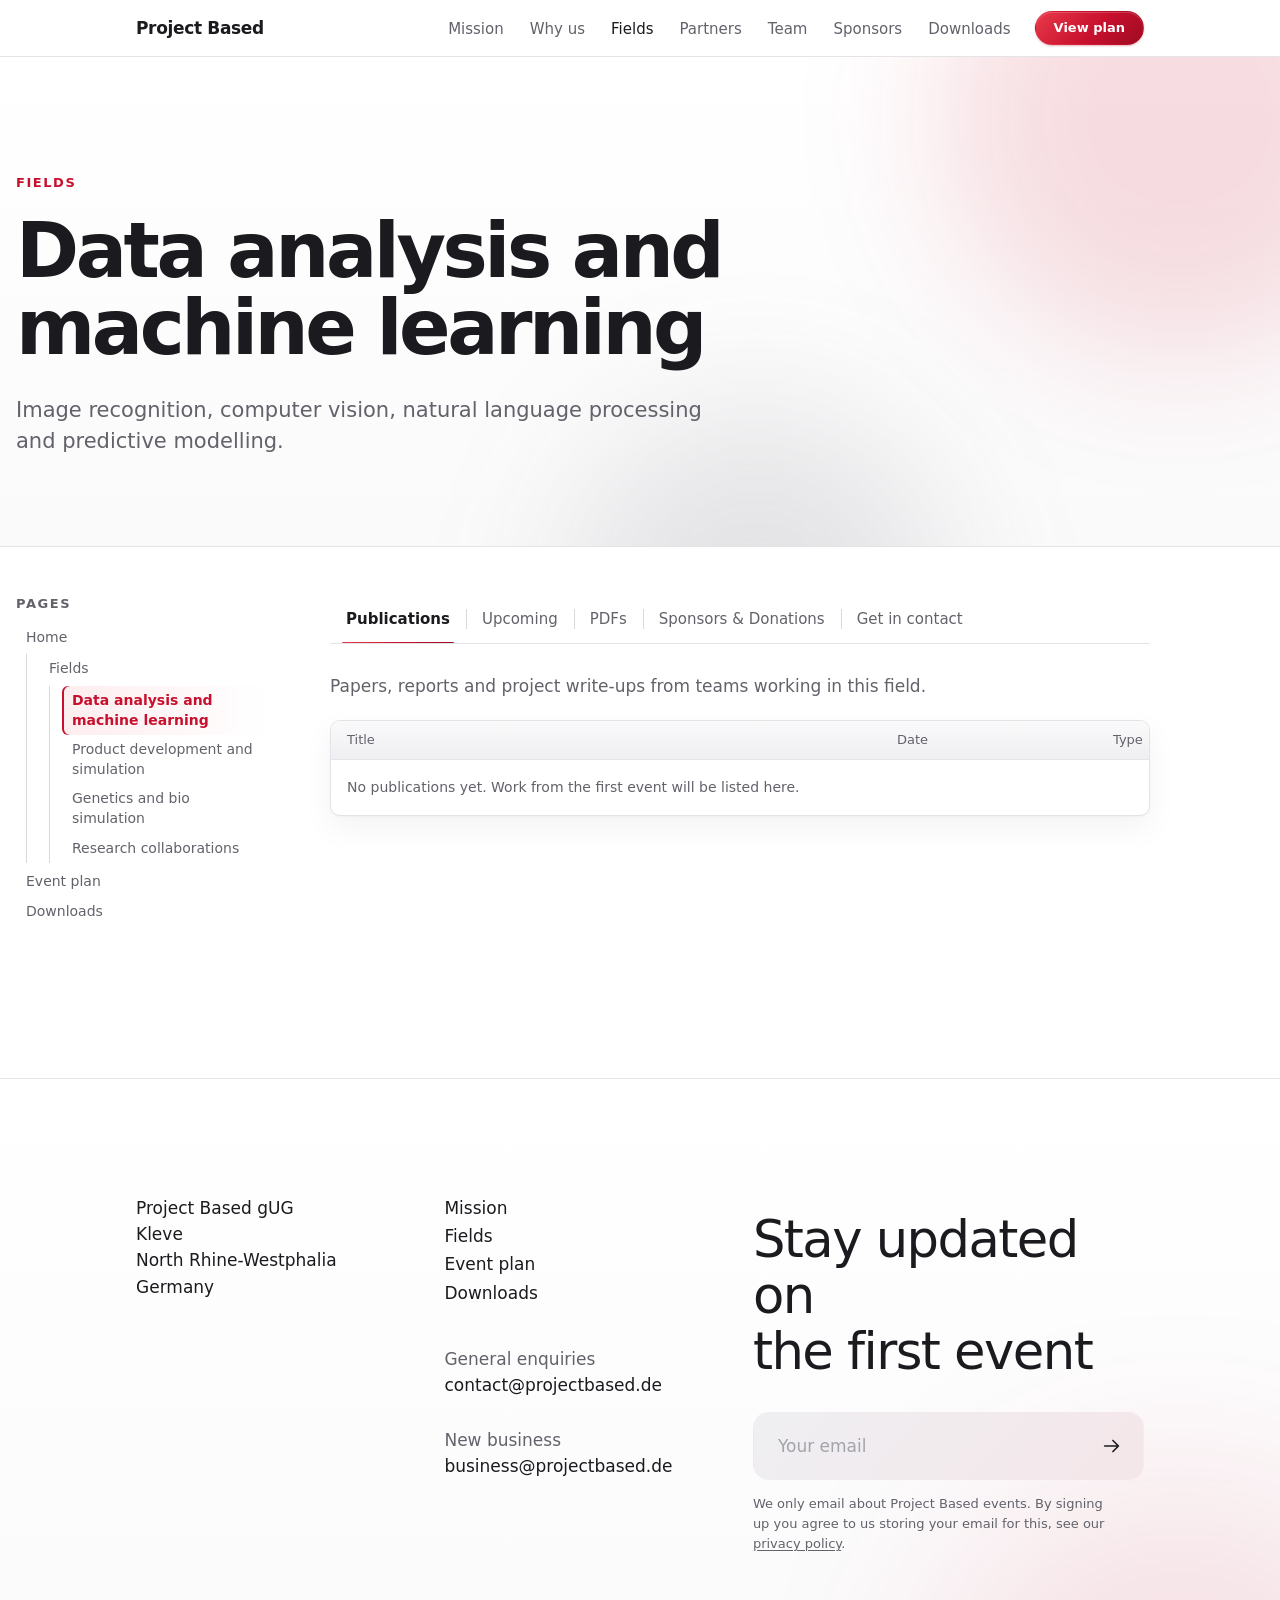
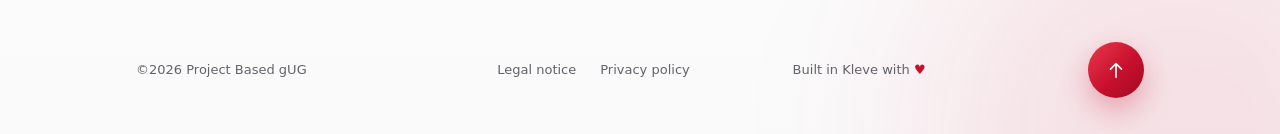
<file: fields/data-ml.html>
<!doctype html>
<html lang="en">
<head>
<meta charset="utf-8">
<meta name="viewport" content="width=device-width, initial-scale=1, viewport-fit=cover">
<meta name="description" content="Data analysis and machine learning: publications, upcoming events, documents and support at Project Based.">
<title>Data analysis and machine learning · Project Based</title>
<link rel="stylesheet" href="../assets/css/tokens.css">
<link rel="stylesheet" href="../assets/css/base.css">
<link rel="stylesheet" href="../assets/css/pages.css">
</head>
<body>
<header class="nav">
  <div class="wrap">
    <a class="brand" href="../index.html">Project Based</a>
    <ul>
      <li><a href="../index.html#mission">Mission</a></li>
      <li><a href="../index.html#why">Why us</a></li>
      <li><a href="../index.html#fields" aria-current="page">Fields</a></li>
      <li><a href="../index.html#partners">Partners</a></li>
      <li><a href="../index.html#team">Team</a></li>
      <li><a href="../index.html#sponsors">Sponsors</a></li>
      <li><a href="../downloads.html">Downloads</a></li>
    </ul>
    <a class="btn btn-primary nav-cta" href="../plan.html">View plan</a>
  </div>
</header>

<!-- icons for the link rows: PDF file and web page -->
<svg width="0" height="0" style="position:absolute" aria-hidden="true">
  <symbol id="i-pdf" viewBox="0 0 16 20">
    <path d="M1.5.5h9l4 4v15h-13z" fill="#FFFFFF" stroke="#9A9AA3"/>
    <path d="M10.5.5v4h4" fill="#EFEFF2" stroke="#9A9AA3" stroke-linejoin="round"/>
    <rect x="0" y="10" width="12.5" height="6" rx="1" fill="#C8102E"/>
    <text x="6.25" y="14.7" font-size="4.8" font-weight="700" text-anchor="middle" fill="#FFFFFF" font-family="Segoe UI, Arial, sans-serif">PDF</text>
  </symbol>
  <symbol id="i-page" viewBox="0 0 16 20">
    <path d="M1.5.5h9l4 4v15h-13z" fill="#FFFFFF" stroke="#9A9AA3"/>
    <path d="M10.5.5v4h4" fill="#EFEFF2" stroke="#9A9AA3" stroke-linejoin="round"/>
    <path d="M4 12.5h7M8.5 10l2.5 2.5L8.5 15" fill="none" stroke="#C8102E" stroke-width="1.6" stroke-linecap="round" stroke-linejoin="round"/>
  </symbol>
  <symbol id="i-mail" viewBox="0 0 16 20">
    <rect x=".5" y="4.5" width="15" height="11" rx="1.5" fill="#FFFFFF" stroke="#9A9AA3"/>
    <path d="M1.5 5.5 8 10.5l6.5-5" fill="none" stroke="#C8102E" stroke-width="1.4" stroke-linejoin="round"/>
  </symbol>
</svg>

<main>
  <section class="page-head topic-head">
    <div class="wrap-wide">
      <p class="label"><a href="../index.html#fields">Fields</a></p>
      <h1>Data analysis and machine learning</h1>
      <p class="lead">Image recognition, computer vision, natural language processing and predictive modelling.</p>
    </div>
  </section>

  <div class="topic-layout wrap-wide">
    <nav class="tree" aria-label="Page tree">
      <p class="tree-title">Pages</p>
      <ul>
        <li><a href="../index.html">Home</a>
          <ul>
            <li><a href="../index.html#fields">Fields</a>
              <ul>
                <li><a href="data-ml.html" aria-current="page">Data analysis and machine learning</a></li>
                <li><a href="product-development.html">Product development and simulation</a></li>
                <li><a href="bio-simulation.html">Genetics and bio simulation</a></li>
                <li><a href="research-collaborations.html">Research collaborations</a></li>
              </ul>
            </li>
          </ul>
        </li>
        <li><a href="../plan.html">Event plan</a></li>
        <li><a href="../downloads.html">Downloads</a></li>
      </ul>
    </nav>

    <div class="topic-main">
      <div class="tabs" role="tablist" aria-label="Data analysis and machine learning">
        <div class="tab-group">
          <button role="tab" type="button" id="tab-publications" aria-controls="publications">Publications</button>
          <button role="tab" type="button" id="tab-upcoming" aria-controls="upcoming">Upcoming</button>
        </div>
        <div class="tab-group">
          <button role="tab" type="button" id="tab-pdfs" aria-controls="pdfs">PDFs</button>
          <button role="tab" type="button" id="tab-support" aria-controls="support">Sponsors &amp; Donations</button>
          <button role="tab" type="button" id="tab-contact" aria-controls="contact">Get in contact</button>
        </div>
      </div>

      <!-- To add an item: copy an <li> inside the panel's list. The second column is the date or file name. -->
      <div class="tab-panel" role="tabpanel" id="publications" aria-labelledby="tab-publications">
        <p>Papers, reports and project write-ups from teams working in this field.</p>
        <ul class="files">
          <li class="files-head" aria-hidden="true"><span>Title</span><span>Date</span><span>Type</span></li>
          <li class="file-empty">No publications yet. Work from the first event will be listed here.</li>
        </ul>
      </div>

      <div class="tab-panel" role="tabpanel" id="upcoming" aria-labelledby="tab-upcoming" hidden>
        <p>Events and challenges in this field.</p>
        <ul class="files">
          <li class="files-head" aria-hidden="true"><span>Event</span><span>When</span><span>Type</span></li>
          <li><a class="file" href="../plan.html">
            <span class="file-title">First Project Based event <small>Kleve, on site</small></span>
            <span class="file-name">Date to be announced</span>
            <svg class="file-icon" role="img" aria-label="Page"><use href="#i-page"/></svg>
          </a></li>
        </ul>
      </div>

      <div class="tab-panel" role="tabpanel" id="pdfs" aria-labelledby="tab-pdfs" hidden>
        <p>Documents to download. Field-specific briefs will be added here.</p>
        <ul class="files">
          <li class="files-head" aria-hidden="true"><span>Title</span><span>File</span><span>Type</span></li>
          <li><a class="file" href="../assets/docs/event-details.pdf" download>
            <span class="file-title">Event details <small>Format, phases and practical information</small></span>
            <span class="file-name">event-details.pdf</span>
            <svg class="file-icon" role="img" aria-label="PDF"><use href="#i-pdf"/></svg>
          </a></li>
          <li><a class="file" href="../assets/docs/sponsor-info.pdf" download>
            <span class="file-title">Sponsor info pack <small>What sponsors get and how to get involved</small></span>
            <span class="file-name">sponsor-info.pdf</span>
            <svg class="file-icon" role="img" aria-label="PDF"><use href="#i-pdf"/></svg>
          </a></li>
        </ul>
      </div>

      <div class="tab-panel" role="tabpanel" id="support" aria-labelledby="tab-support" hidden>
        <p>Sponsor a brief, a prize or equipment for this field, or donate to support the non-profit.</p>
        <ul class="files">
          <li class="files-head" aria-hidden="true"><span>Title</span><span>Link</span><span>Type</span></li>
          <li><a class="file" href="../assets/docs/general-support-form.pdf" download>
            <span class="file-title">General support form <small>For companies and organisations</small></span>
            <span class="file-name">general-support-form.pdf</span>
            <svg class="file-icon" role="img" aria-label="PDF"><use href="#i-pdf"/></svg>
          </a></li>
          <li><a class="file" href="../assets/docs/academic-supporter-form.pdf" download>
            <span class="file-title">Academic supporter form <small>For professors and academic staff</small></span>
            <span class="file-name">academic-supporter-form.pdf</span>
            <svg class="file-icon" role="img" aria-label="PDF"><use href="#i-pdf"/></svg>
          </a></li>
          <li><a class="file" href="../downloads.html#support">
            <span class="file-title">Support form <small>Tell us how you would like to help</small></span>
            <span class="file-name">downloads.html</span>
            <svg class="file-icon" role="img" aria-label="Page"><use href="#i-page"/></svg>
          </a></li>
          <li><a class="file" href="../assets/docs/sponsor-info.pdf" download>
            <span class="file-title">Sponsor info pack <small>What sponsors get and how to get involved</small></span>
            <span class="file-name">sponsor-info.pdf</span>
            <svg class="file-icon" role="img" aria-label="PDF"><use href="#i-pdf"/></svg>
          </a></li>
        </ul>
      </div>
      <div class="tab-panel" role="tabpanel" id="contact" aria-labelledby="tab-contact" hidden>
        <p>Questions about this field, or want to get involved? Email us, fill in the PDF form, or send a message below.</p>
        <ul class="files">
          <li class="files-head" aria-hidden="true"><span>Contact</span><span>Details</span><span>Type</span></li>
          <li><a class="file" href="mailto:contact@projectbased.de">
            <span class="file-title">Email <small>Write to us directly</small></span>
            <span class="file-name">contact@projectbased.de</span>
            <svg class="file-icon" role="img" aria-label="Email"><use href="#i-mail"/></svg>
          </a></li>
          <li><a class="file" href="../assets/docs/contact-form.pdf" download>
            <span class="file-title">Contact form <small>Fill in and email it back to us</small></span>
            <span class="file-name">contact-form.pdf</span>
            <svg class="file-icon" role="img" aria-label="PDF"><use href="#i-pdf"/></svg>
          </a></li>
        </ul>

        <form class="form contact-form" action="../php/contact-form.php" method="post">
          <p class="form-status" id="form-status" role="status" hidden></p>
          <input type="hidden" name="page" value="data-ml">
          <div class="form-row">
            <div class="field">
              <label for="c-name">Name</label>
              <input id="c-name" name="name" type="text" autocomplete="name" required maxlength="120">
            </div>
            <div class="field">
              <label for="c-email">Email</label>
              <input id="c-email" name="email" type="email" autocomplete="email" required maxlength="160">
            </div>
          </div>
          <div class="field">
            <label for="c-message">Message</label>
            <textarea id="c-message" name="message" required maxlength="3000"></textarea>
          </div>
          <div class="hp" aria-hidden="true">
            <label for="c-website">Leave this field empty</label>
            <input id="c-website" name="website" type="text" tabindex="-1" autocomplete="off">
          </div>
          <label class="check"><input type="checkbox" name="consent" value="1" required> I agree to Project Based storing these details to reply to my message (see the <a href="../privacy.html">privacy policy</a>).</label>
          <button class="btn btn-primary" type="submit">Send message <span class="arrow" aria-hidden="true">→</span></button>
        </form>
      </div>
    </div>
  </div>
</main>

<footer class="site-foot" id="updates">
  <div class="wrap foot-grid">
    <address class="foot-col">Project Based gUG<br>Kleve<br>North Rhine-Westphalia<br>Germany</address>
    <div class="foot-col foot-links">
      <nav aria-label="Footer">
        <a href="../index.html#mission">Mission</a>
        <a href="../index.html#fields">Fields</a>
        <a href="../plan.html">Event plan</a>
        <a href="../downloads.html">Downloads</a>
      </nav>
      <dl class="foot-mail">
        <div><dt>General enquiries</dt><dd><a href="mailto:contact@projectbased.de">contact@projectbased.de</a></dd></div>
        <div><dt>New business</dt><dd><a href="mailto:business@projectbased.de">business@projectbased.de</a></dd></div>
      </dl>
    </div>
    <div class="foot-sub">
      <h2>Stay updated on<br>the first event</h2>
      <!-- sign-up handled by php/updates-form.php; "page" tells it where to return -->
      <form class="foot-form" action="../php/updates-form.php" method="post">
        <input type="hidden" name="page" value="fields/data-ml">
        <label class="sr-only" for="foot-email">Your email</label>
        <input id="foot-email" name="email" type="email" placeholder="Your email" autocomplete="email" required maxlength="160">
        <div class="hp" aria-hidden="true"><label for="foot-website">Leave this field empty</label><input id="foot-website" name="website" type="text" tabindex="-1" autocomplete="off"></div>
        <button type="submit" aria-label="Sign up for event updates"><svg viewBox="0 0 24 24" aria-hidden="true"><path d="M4 12h15M13 6l6 6-6 6"/></svg></button>
      </form>
      <p class="foot-status" id="foot-status" role="status" hidden></p>
      <p class="foot-note">We only email about Project Based events. By signing up you agree to us storing your email for this, see our <a href="../privacy.html">privacy policy</a>.</p>
    </div>
  </div>
  <div class="wrap foot-bottom">
    <span>&copy;2026 Project Based gUG</span>
    <nav class="foot-legal" aria-label="Legal"><a href="../legal-notice.html">Legal notice</a><a href="../privacy.html">Privacy policy</a></nav>
    <span>Built in Kleve with <span class="heart" aria-label="love">&hearts;</span></span>
    <a class="to-top" href="#" aria-label="Back to top"><svg viewBox="0 0 24 24" aria-hidden="true"><path d="M12 20V5M6 11l6-6 6 6"/></svg></a>
  </div>
</footer>
<script src="../assets/js/main.js"></script>
</body>
</html>
</file>
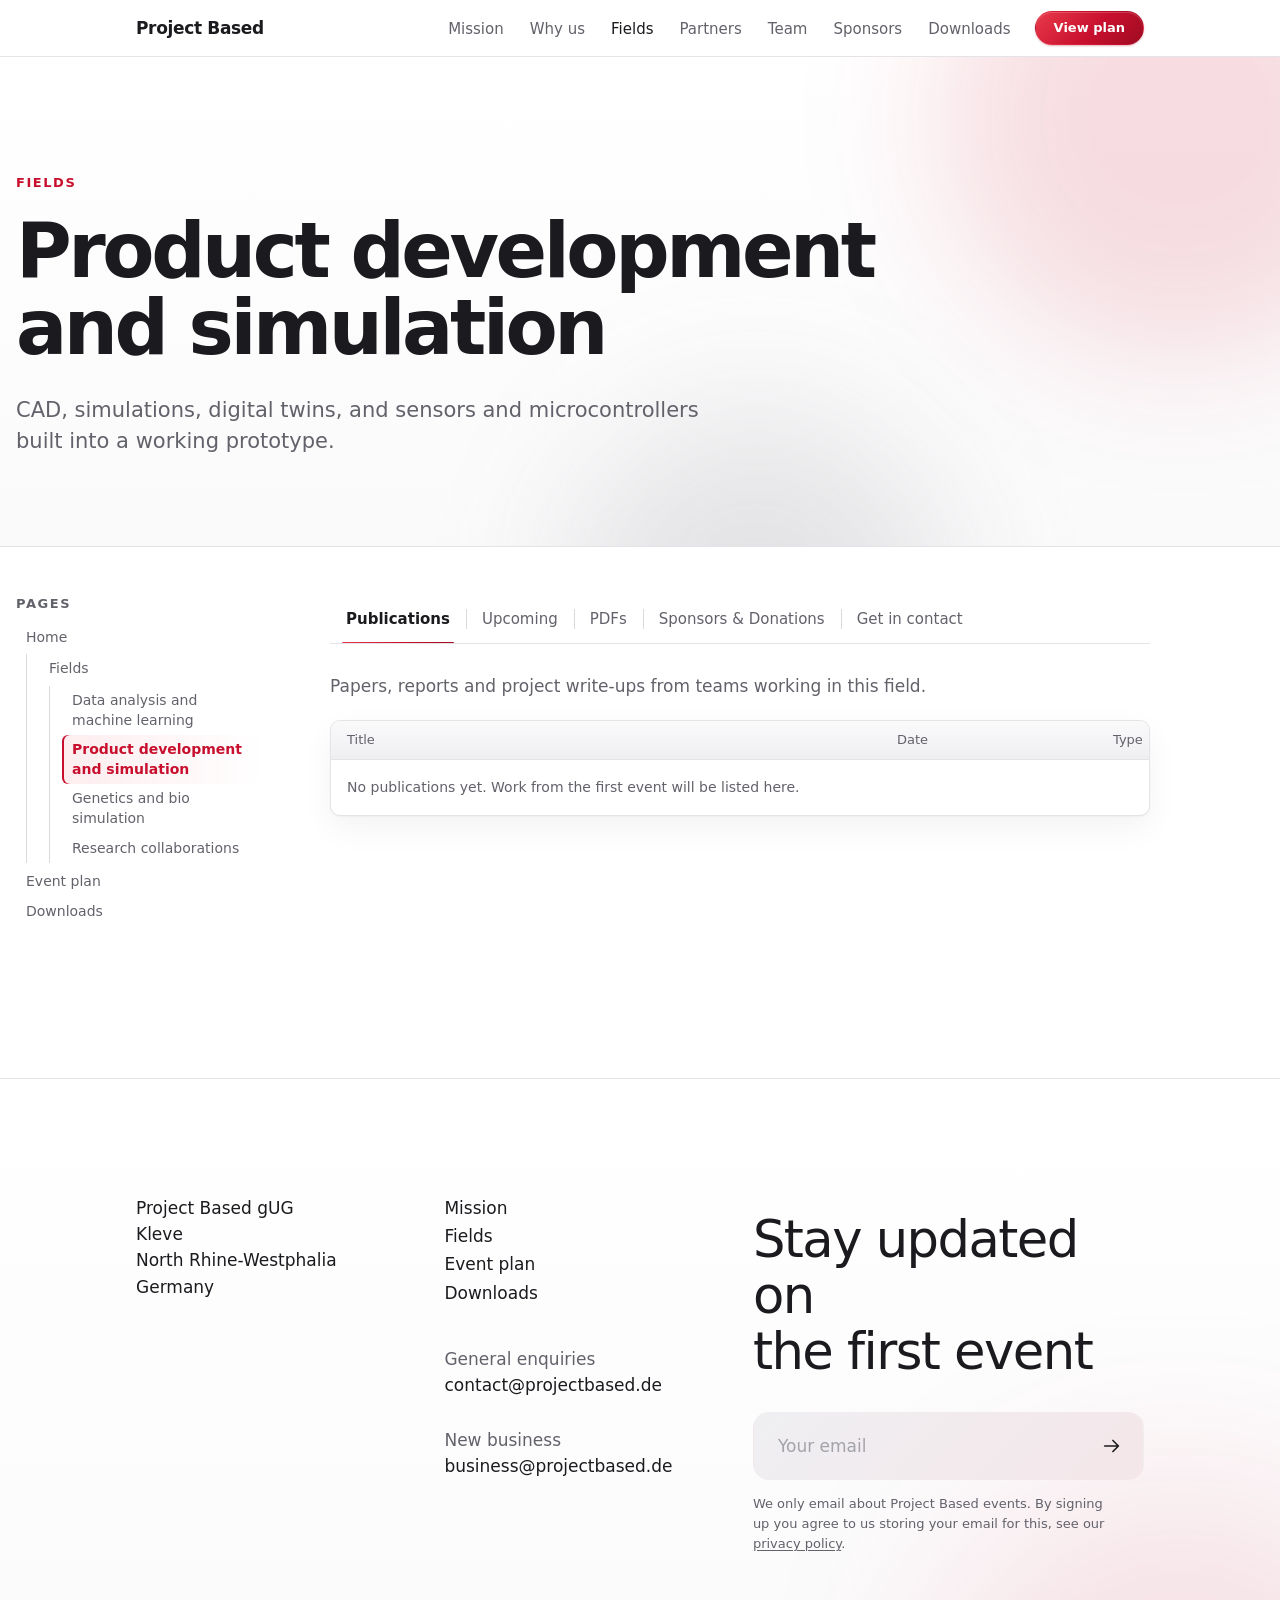
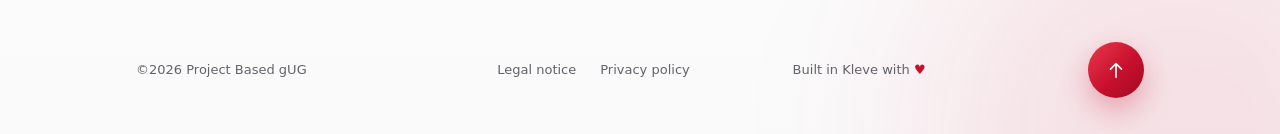
<file: fields/product-development.html>
<!doctype html>
<html lang="en">
<head>
<meta charset="utf-8">
<meta name="viewport" content="width=device-width, initial-scale=1, viewport-fit=cover">
<meta name="description" content="Product development and simulation: publications, upcoming events, documents and support at Project Based.">
<title>Product development and simulation · Project Based</title>
<link rel="stylesheet" href="../assets/css/tokens.css">
<link rel="stylesheet" href="../assets/css/base.css">
<link rel="stylesheet" href="../assets/css/pages.css">
</head>
<body>
<header class="nav">
  <div class="wrap">
    <a class="brand" href="../index.html">Project Based</a>
    <ul>
      <li><a href="../index.html#mission">Mission</a></li>
      <li><a href="../index.html#why">Why us</a></li>
      <li><a href="../index.html#fields" aria-current="page">Fields</a></li>
      <li><a href="../index.html#partners">Partners</a></li>
      <li><a href="../index.html#team">Team</a></li>
      <li><a href="../index.html#sponsors">Sponsors</a></li>
      <li><a href="../downloads.html">Downloads</a></li>
    </ul>
    <a class="btn btn-primary nav-cta" href="../plan.html">View plan</a>
  </div>
</header>

<!-- icons for the link rows: PDF file and web page -->
<svg width="0" height="0" style="position:absolute" aria-hidden="true">
  <symbol id="i-pdf" viewBox="0 0 16 20">
    <path d="M1.5.5h9l4 4v15h-13z" fill="#FFFFFF" stroke="#9A9AA3"/>
    <path d="M10.5.5v4h4" fill="#EFEFF2" stroke="#9A9AA3" stroke-linejoin="round"/>
    <rect x="0" y="10" width="12.5" height="6" rx="1" fill="#C8102E"/>
    <text x="6.25" y="14.7" font-size="4.8" font-weight="700" text-anchor="middle" fill="#FFFFFF" font-family="Segoe UI, Arial, sans-serif">PDF</text>
  </symbol>
  <symbol id="i-page" viewBox="0 0 16 20">
    <path d="M1.5.5h9l4 4v15h-13z" fill="#FFFFFF" stroke="#9A9AA3"/>
    <path d="M10.5.5v4h4" fill="#EFEFF2" stroke="#9A9AA3" stroke-linejoin="round"/>
    <path d="M4 12.5h7M8.5 10l2.5 2.5L8.5 15" fill="none" stroke="#C8102E" stroke-width="1.6" stroke-linecap="round" stroke-linejoin="round"/>
  </symbol>
  <symbol id="i-mail" viewBox="0 0 16 20">
    <rect x=".5" y="4.5" width="15" height="11" rx="1.5" fill="#FFFFFF" stroke="#9A9AA3"/>
    <path d="M1.5 5.5 8 10.5l6.5-5" fill="none" stroke="#C8102E" stroke-width="1.4" stroke-linejoin="round"/>
  </symbol>
</svg>

<main>
  <section class="page-head topic-head">
    <div class="wrap-wide">
      <p class="label"><a href="../index.html#fields">Fields</a></p>
      <h1>Product development and simulation</h1>
      <p class="lead">CAD, simulations, digital twins, and sensors and microcontrollers built into a working prototype.</p>
    </div>
  </section>

  <div class="topic-layout wrap-wide">
    <nav class="tree" aria-label="Page tree">
      <p class="tree-title">Pages</p>
      <ul>
        <li><a href="../index.html">Home</a>
          <ul>
            <li><a href="../index.html#fields">Fields</a>
              <ul>
                <li><a href="data-ml.html">Data analysis and machine learning</a></li>
                <li><a href="product-development.html" aria-current="page">Product development and simulation</a></li>
                <li><a href="bio-simulation.html">Genetics and bio simulation</a></li>
                <li><a href="research-collaborations.html">Research collaborations</a></li>
              </ul>
            </li>
          </ul>
        </li>
        <li><a href="../plan.html">Event plan</a></li>
        <li><a href="../downloads.html">Downloads</a></li>
      </ul>
    </nav>

    <div class="topic-main">
      <div class="tabs" role="tablist" aria-label="Product development and simulation">
        <div class="tab-group">
          <button role="tab" type="button" id="tab-publications" aria-controls="publications">Publications</button>
          <button role="tab" type="button" id="tab-upcoming" aria-controls="upcoming">Upcoming</button>
        </div>
        <div class="tab-group">
          <button role="tab" type="button" id="tab-pdfs" aria-controls="pdfs">PDFs</button>
          <button role="tab" type="button" id="tab-support" aria-controls="support">Sponsors &amp; Donations</button>
          <button role="tab" type="button" id="tab-contact" aria-controls="contact">Get in contact</button>
        </div>
      </div>

      <!-- To add an item: copy an <li> inside the panel's list. The second column is the date or file name. -->
      <div class="tab-panel" role="tabpanel" id="publications" aria-labelledby="tab-publications">
        <p>Papers, reports and project write-ups from teams working in this field.</p>
        <ul class="files">
          <li class="files-head" aria-hidden="true"><span>Title</span><span>Date</span><span>Type</span></li>
          <li class="file-empty">No publications yet. Work from the first event will be listed here.</li>
        </ul>
      </div>

      <div class="tab-panel" role="tabpanel" id="upcoming" aria-labelledby="tab-upcoming" hidden>
        <p>Events and challenges in this field.</p>
        <ul class="files">
          <li class="files-head" aria-hidden="true"><span>Event</span><span>When</span><span>Type</span></li>
          <li><a class="file" href="../plan.html">
            <span class="file-title">First Project Based event <small>Kleve, on site</small></span>
            <span class="file-name">Date to be announced</span>
            <svg class="file-icon" role="img" aria-label="Page"><use href="#i-page"/></svg>
          </a></li>
        </ul>
      </div>

      <div class="tab-panel" role="tabpanel" id="pdfs" aria-labelledby="tab-pdfs" hidden>
        <p>Documents to download. Field-specific briefs will be added here.</p>
        <ul class="files">
          <li class="files-head" aria-hidden="true"><span>Title</span><span>File</span><span>Type</span></li>
          <li><a class="file" href="../assets/docs/event-details.pdf" download>
            <span class="file-title">Event details <small>Format, phases and practical information</small></span>
            <span class="file-name">event-details.pdf</span>
            <svg class="file-icon" role="img" aria-label="PDF"><use href="#i-pdf"/></svg>
          </a></li>
          <li><a class="file" href="../assets/docs/sponsor-info.pdf" download>
            <span class="file-title">Sponsor info pack <small>What sponsors get and how to get involved</small></span>
            <span class="file-name">sponsor-info.pdf</span>
            <svg class="file-icon" role="img" aria-label="PDF"><use href="#i-pdf"/></svg>
          </a></li>
        </ul>
      </div>

      <div class="tab-panel" role="tabpanel" id="support" aria-labelledby="tab-support" hidden>
        <p>Sponsor a brief, a prize or equipment for this field, or donate to support the non-profit.</p>
        <ul class="files">
          <li class="files-head" aria-hidden="true"><span>Title</span><span>Link</span><span>Type</span></li>
          <li><a class="file" href="../assets/docs/general-support-form.pdf" download>
            <span class="file-title">General support form <small>For companies and organisations</small></span>
            <span class="file-name">general-support-form.pdf</span>
            <svg class="file-icon" role="img" aria-label="PDF"><use href="#i-pdf"/></svg>
          </a></li>
          <li><a class="file" href="../assets/docs/academic-supporter-form.pdf" download>
            <span class="file-title">Academic supporter form <small>For professors and academic staff</small></span>
            <span class="file-name">academic-supporter-form.pdf</span>
            <svg class="file-icon" role="img" aria-label="PDF"><use href="#i-pdf"/></svg>
          </a></li>
          <li><a class="file" href="../downloads.html#support">
            <span class="file-title">Support form <small>Tell us how you would like to help</small></span>
            <span class="file-name">downloads.html</span>
            <svg class="file-icon" role="img" aria-label="Page"><use href="#i-page"/></svg>
          </a></li>
          <li><a class="file" href="../assets/docs/sponsor-info.pdf" download>
            <span class="file-title">Sponsor info pack <small>What sponsors get and how to get involved</small></span>
            <span class="file-name">sponsor-info.pdf</span>
            <svg class="file-icon" role="img" aria-label="PDF"><use href="#i-pdf"/></svg>
          </a></li>
        </ul>
      </div>
      <div class="tab-panel" role="tabpanel" id="contact" aria-labelledby="tab-contact" hidden>
        <p>Questions about this field, or want to get involved? Email us, fill in the PDF form, or send a message below.</p>
        <ul class="files">
          <li class="files-head" aria-hidden="true"><span>Contact</span><span>Details</span><span>Type</span></li>
          <li><a class="file" href="mailto:contact@projectbased.de">
            <span class="file-title">Email <small>Write to us directly</small></span>
            <span class="file-name">contact@projectbased.de</span>
            <svg class="file-icon" role="img" aria-label="Email"><use href="#i-mail"/></svg>
          </a></li>
          <li><a class="file" href="../assets/docs/contact-form.pdf" download>
            <span class="file-title">Contact form <small>Fill in and email it back to us</small></span>
            <span class="file-name">contact-form.pdf</span>
            <svg class="file-icon" role="img" aria-label="PDF"><use href="#i-pdf"/></svg>
          </a></li>
        </ul>

        <form class="form contact-form" action="../php/contact-form.php" method="post">
          <p class="form-status" id="form-status" role="status" hidden></p>
          <input type="hidden" name="page" value="product-development">
          <div class="form-row">
            <div class="field">
              <label for="c-name">Name</label>
              <input id="c-name" name="name" type="text" autocomplete="name" required maxlength="120">
            </div>
            <div class="field">
              <label for="c-email">Email</label>
              <input id="c-email" name="email" type="email" autocomplete="email" required maxlength="160">
            </div>
          </div>
          <div class="field">
            <label for="c-message">Message</label>
            <textarea id="c-message" name="message" required maxlength="3000"></textarea>
          </div>
          <div class="hp" aria-hidden="true">
            <label for="c-website">Leave this field empty</label>
            <input id="c-website" name="website" type="text" tabindex="-1" autocomplete="off">
          </div>
          <label class="check"><input type="checkbox" name="consent" value="1" required> I agree to Project Based storing these details to reply to my message (see the <a href="../privacy.html">privacy policy</a>).</label>
          <button class="btn btn-primary" type="submit">Send message <span class="arrow" aria-hidden="true">→</span></button>
        </form>
      </div>
    </div>
  </div>
</main>

<footer class="site-foot" id="updates">
  <div class="wrap foot-grid">
    <address class="foot-col">Project Based gUG<br>Kleve<br>North Rhine-Westphalia<br>Germany</address>
    <div class="foot-col foot-links">
      <nav aria-label="Footer">
        <a href="../index.html#mission">Mission</a>
        <a href="../index.html#fields">Fields</a>
        <a href="../plan.html">Event plan</a>
        <a href="../downloads.html">Downloads</a>
      </nav>
      <dl class="foot-mail">
        <div><dt>General enquiries</dt><dd><a href="mailto:contact@projectbased.de">contact@projectbased.de</a></dd></div>
        <div><dt>New business</dt><dd><a href="mailto:business@projectbased.de">business@projectbased.de</a></dd></div>
      </dl>
    </div>
    <div class="foot-sub">
      <h2>Stay updated on<br>the first event</h2>
      <!-- sign-up handled by php/updates-form.php; "page" tells it where to return -->
      <form class="foot-form" action="../php/updates-form.php" method="post">
        <input type="hidden" name="page" value="fields/product-development">
        <label class="sr-only" for="foot-email">Your email</label>
        <input id="foot-email" name="email" type="email" placeholder="Your email" autocomplete="email" required maxlength="160">
        <div class="hp" aria-hidden="true"><label for="foot-website">Leave this field empty</label><input id="foot-website" name="website" type="text" tabindex="-1" autocomplete="off"></div>
        <button type="submit" aria-label="Sign up for event updates"><svg viewBox="0 0 24 24" aria-hidden="true"><path d="M4 12h15M13 6l6 6-6 6"/></svg></button>
      </form>
      <p class="foot-status" id="foot-status" role="status" hidden></p>
      <p class="foot-note">We only email about Project Based events. By signing up you agree to us storing your email for this, see our <a href="../privacy.html">privacy policy</a>.</p>
    </div>
  </div>
  <div class="wrap foot-bottom">
    <span>&copy;2026 Project Based gUG</span>
    <nav class="foot-legal" aria-label="Legal"><a href="../legal-notice.html">Legal notice</a><a href="../privacy.html">Privacy policy</a></nav>
    <span>Built in Kleve with <span class="heart" aria-label="love">&hearts;</span></span>
    <a class="to-top" href="#" aria-label="Back to top"><svg viewBox="0 0 24 24" aria-hidden="true"><path d="M12 20V5M6 11l6-6 6 6"/></svg></a>
  </div>
</footer>
<script src="../assets/js/main.js"></script>
</body>
</html>
</file>
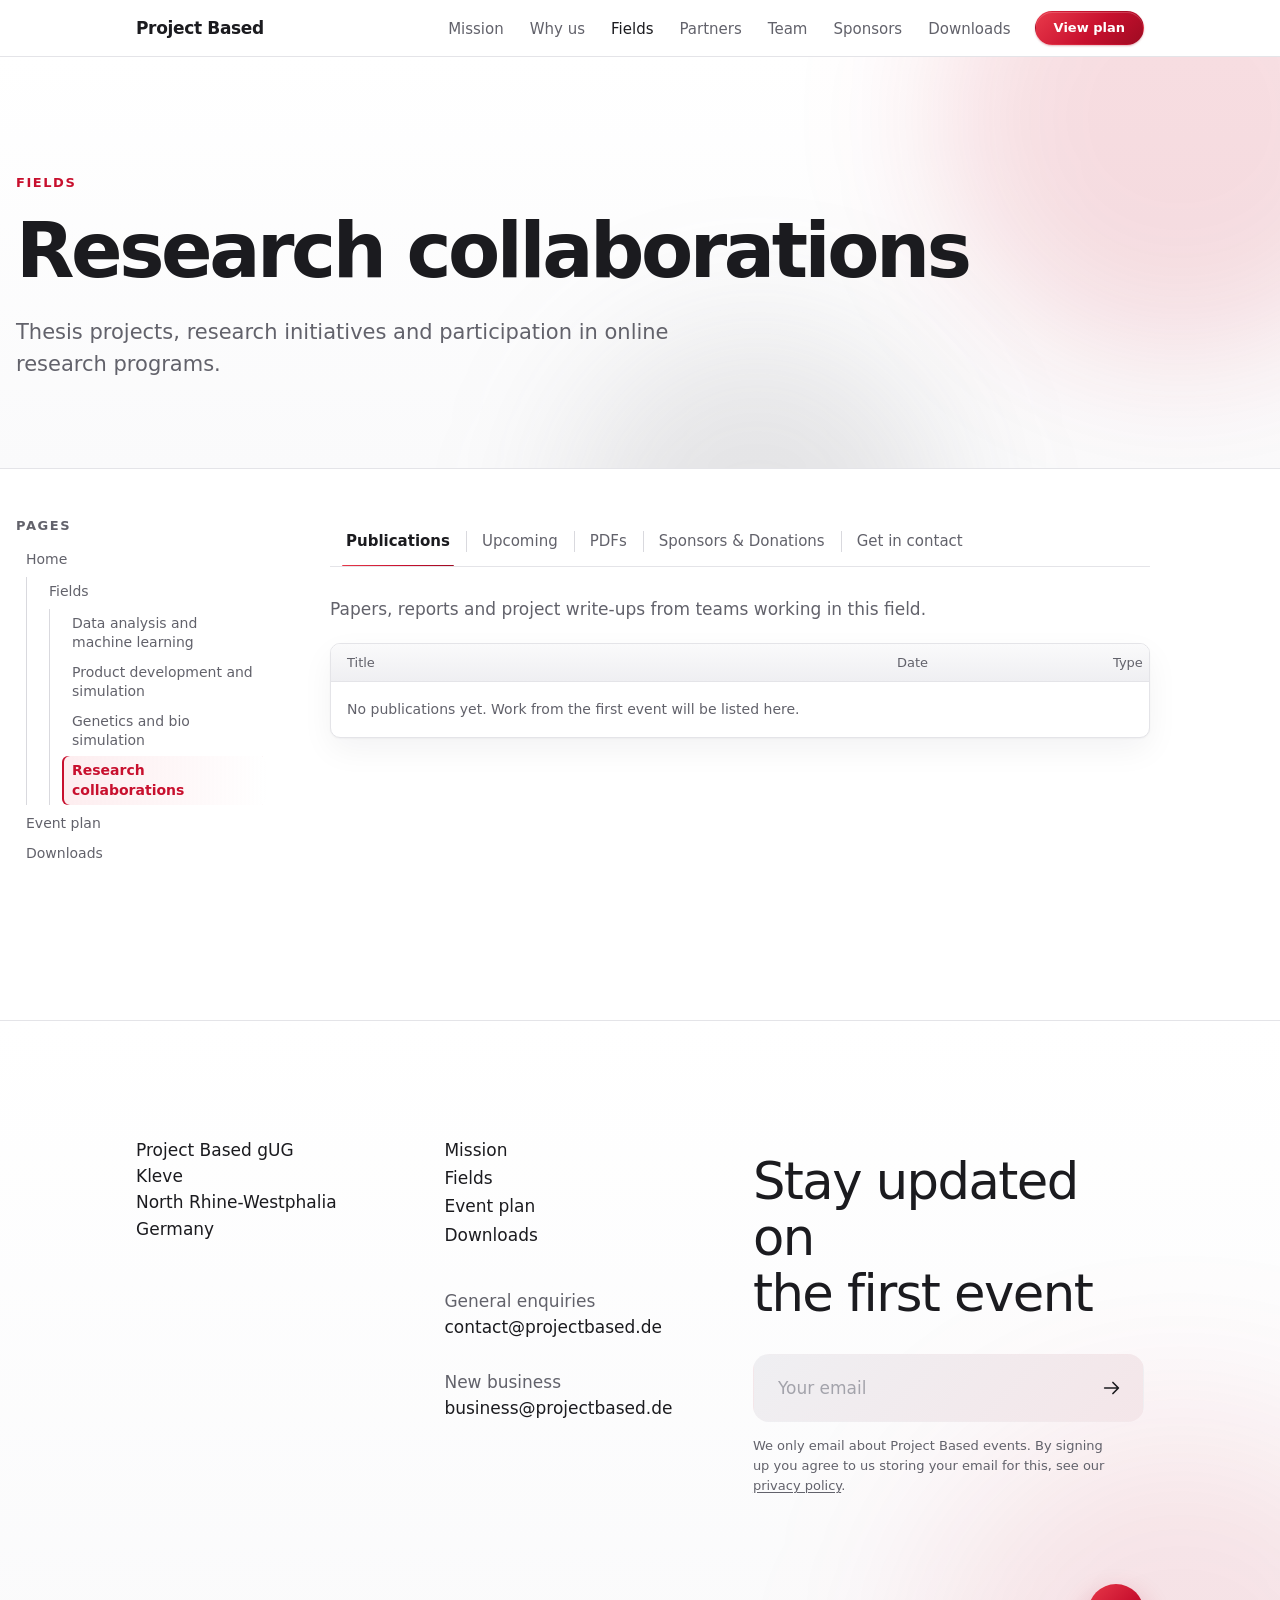
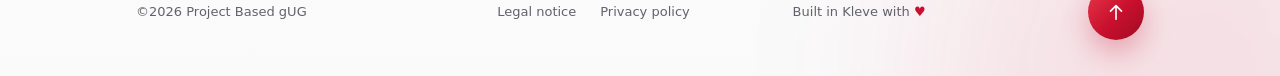
<file: fields/research-collaborations.html>
<!doctype html>
<html lang="en">
<head>
<meta charset="utf-8">
<meta name="viewport" content="width=device-width, initial-scale=1, viewport-fit=cover">
<meta name="description" content="Research collaborations: publications, upcoming events, documents and support at Project Based.">
<title>Research collaborations · Project Based</title>
<link rel="stylesheet" href="../assets/css/tokens.css">
<link rel="stylesheet" href="../assets/css/base.css">
<link rel="stylesheet" href="../assets/css/pages.css">
</head>
<body>
<header class="nav">
  <div class="wrap">
    <a class="brand" href="../index.html">Project Based</a>
    <ul>
      <li><a href="../index.html#mission">Mission</a></li>
      <li><a href="../index.html#why">Why us</a></li>
      <li><a href="../index.html#fields" aria-current="page">Fields</a></li>
      <li><a href="../index.html#partners">Partners</a></li>
      <li><a href="../index.html#team">Team</a></li>
      <li><a href="../index.html#sponsors">Sponsors</a></li>
      <li><a href="../downloads.html">Downloads</a></li>
    </ul>
    <a class="btn btn-primary nav-cta" href="../plan.html">View plan</a>
  </div>
</header>

<!-- icons for the link rows: PDF file and web page -->
<svg width="0" height="0" style="position:absolute" aria-hidden="true">
  <symbol id="i-pdf" viewBox="0 0 16 20">
    <path d="M1.5.5h9l4 4v15h-13z" fill="#FFFFFF" stroke="#9A9AA3"/>
    <path d="M10.5.5v4h4" fill="#EFEFF2" stroke="#9A9AA3" stroke-linejoin="round"/>
    <rect x="0" y="10" width="12.5" height="6" rx="1" fill="#C8102E"/>
    <text x="6.25" y="14.7" font-size="4.8" font-weight="700" text-anchor="middle" fill="#FFFFFF" font-family="Segoe UI, Arial, sans-serif">PDF</text>
  </symbol>
  <symbol id="i-page" viewBox="0 0 16 20">
    <path d="M1.5.5h9l4 4v15h-13z" fill="#FFFFFF" stroke="#9A9AA3"/>
    <path d="M10.5.5v4h4" fill="#EFEFF2" stroke="#9A9AA3" stroke-linejoin="round"/>
    <path d="M4 12.5h7M8.5 10l2.5 2.5L8.5 15" fill="none" stroke="#C8102E" stroke-width="1.6" stroke-linecap="round" stroke-linejoin="round"/>
  </symbol>
  <symbol id="i-mail" viewBox="0 0 16 20">
    <rect x=".5" y="4.5" width="15" height="11" rx="1.5" fill="#FFFFFF" stroke="#9A9AA3"/>
    <path d="M1.5 5.5 8 10.5l6.5-5" fill="none" stroke="#C8102E" stroke-width="1.4" stroke-linejoin="round"/>
  </symbol>
</svg>

<main>
  <section class="page-head topic-head">
    <div class="wrap-wide">
      <p class="label"><a href="../index.html#fields">Fields</a></p>
      <h1>Research collaborations</h1>
      <p class="lead">Thesis projects, research initiatives and participation in online research programs.</p>
    </div>
  </section>

  <div class="topic-layout wrap-wide">
    <nav class="tree" aria-label="Page tree">
      <p class="tree-title">Pages</p>
      <ul>
        <li><a href="../index.html">Home</a>
          <ul>
            <li><a href="../index.html#fields">Fields</a>
              <ul>
                <li><a href="data-ml.html">Data analysis and machine learning</a></li>
                <li><a href="product-development.html">Product development and simulation</a></li>
                <li><a href="bio-simulation.html">Genetics and bio simulation</a></li>
                <li><a href="research-collaborations.html" aria-current="page">Research collaborations</a></li>
              </ul>
            </li>
          </ul>
        </li>
        <li><a href="../plan.html">Event plan</a></li>
        <li><a href="../downloads.html">Downloads</a></li>
      </ul>
    </nav>

    <div class="topic-main">
      <div class="tabs" role="tablist" aria-label="Research collaborations">
        <div class="tab-group">
          <button role="tab" type="button" id="tab-publications" aria-controls="publications">Publications</button>
          <button role="tab" type="button" id="tab-upcoming" aria-controls="upcoming">Upcoming</button>
        </div>
        <div class="tab-group">
          <button role="tab" type="button" id="tab-pdfs" aria-controls="pdfs">PDFs</button>
          <button role="tab" type="button" id="tab-support" aria-controls="support">Sponsors &amp; Donations</button>
          <button role="tab" type="button" id="tab-contact" aria-controls="contact">Get in contact</button>
        </div>
      </div>

      <!-- To add an item: copy an <li> inside the panel's list. The second column is the date or file name. -->
      <div class="tab-panel" role="tabpanel" id="publications" aria-labelledby="tab-publications">
        <p>Papers, reports and project write-ups from teams working in this field.</p>
        <ul class="files">
          <li class="files-head" aria-hidden="true"><span>Title</span><span>Date</span><span>Type</span></li>
          <li class="file-empty">No publications yet. Work from the first event will be listed here.</li>
        </ul>
      </div>

      <div class="tab-panel" role="tabpanel" id="upcoming" aria-labelledby="tab-upcoming" hidden>
        <p>Events and challenges in this field.</p>
        <ul class="files">
          <li class="files-head" aria-hidden="true"><span>Event</span><span>When</span><span>Type</span></li>
          <li><a class="file" href="../plan.html">
            <span class="file-title">First Project Based event <small>Kleve, on site</small></span>
            <span class="file-name">Date to be announced</span>
            <svg class="file-icon" role="img" aria-label="Page"><use href="#i-page"/></svg>
          </a></li>
        </ul>
      </div>

      <div class="tab-panel" role="tabpanel" id="pdfs" aria-labelledby="tab-pdfs" hidden>
        <p>Documents to download. Field-specific briefs will be added here.</p>
        <ul class="files">
          <li class="files-head" aria-hidden="true"><span>Title</span><span>File</span><span>Type</span></li>
          <li><a class="file" href="../assets/docs/event-details.pdf" download>
            <span class="file-title">Event details <small>Format, phases and practical information</small></span>
            <span class="file-name">event-details.pdf</span>
            <svg class="file-icon" role="img" aria-label="PDF"><use href="#i-pdf"/></svg>
          </a></li>
          <li><a class="file" href="../assets/docs/sponsor-info.pdf" download>
            <span class="file-title">Sponsor info pack <small>What sponsors get and how to get involved</small></span>
            <span class="file-name">sponsor-info.pdf</span>
            <svg class="file-icon" role="img" aria-label="PDF"><use href="#i-pdf"/></svg>
          </a></li>
        </ul>
      </div>

      <div class="tab-panel" role="tabpanel" id="support" aria-labelledby="tab-support" hidden>
        <p>Sponsor a brief, a prize or equipment for this field, or donate to support the non-profit.</p>
        <ul class="files">
          <li class="files-head" aria-hidden="true"><span>Title</span><span>Link</span><span>Type</span></li>
          <li><a class="file" href="../assets/docs/general-support-form.pdf" download>
            <span class="file-title">General support form <small>For companies and organisations</small></span>
            <span class="file-name">general-support-form.pdf</span>
            <svg class="file-icon" role="img" aria-label="PDF"><use href="#i-pdf"/></svg>
          </a></li>
          <li><a class="file" href="../assets/docs/academic-supporter-form.pdf" download>
            <span class="file-title">Academic supporter form <small>For professors and academic staff</small></span>
            <span class="file-name">academic-supporter-form.pdf</span>
            <svg class="file-icon" role="img" aria-label="PDF"><use href="#i-pdf"/></svg>
          </a></li>
          <li><a class="file" href="../downloads.html#support">
            <span class="file-title">Support form <small>Tell us how you would like to help</small></span>
            <span class="file-name">downloads.html</span>
            <svg class="file-icon" role="img" aria-label="Page"><use href="#i-page"/></svg>
          </a></li>
          <li><a class="file" href="../assets/docs/sponsor-info.pdf" download>
            <span class="file-title">Sponsor info pack <small>What sponsors get and how to get involved</small></span>
            <span class="file-name">sponsor-info.pdf</span>
            <svg class="file-icon" role="img" aria-label="PDF"><use href="#i-pdf"/></svg>
          </a></li>
        </ul>
      </div>
      <div class="tab-panel" role="tabpanel" id="contact" aria-labelledby="tab-contact" hidden>
        <p>Questions about this field, or want to get involved? Email us, fill in the PDF form, or send a message below.</p>
        <ul class="files">
          <li class="files-head" aria-hidden="true"><span>Contact</span><span>Details</span><span>Type</span></li>
          <li><a class="file" href="mailto:contact@projectbased.de">
            <span class="file-title">Email <small>Write to us directly</small></span>
            <span class="file-name">contact@projectbased.de</span>
            <svg class="file-icon" role="img" aria-label="Email"><use href="#i-mail"/></svg>
          </a></li>
          <li><a class="file" href="../assets/docs/contact-form.pdf" download>
            <span class="file-title">Contact form <small>Fill in and email it back to us</small></span>
            <span class="file-name">contact-form.pdf</span>
            <svg class="file-icon" role="img" aria-label="PDF"><use href="#i-pdf"/></svg>
          </a></li>
        </ul>

        <form class="form contact-form" action="../php/contact-form.php" method="post">
          <p class="form-status" id="form-status" role="status" hidden></p>
          <input type="hidden" name="page" value="research-collaborations">
          <div class="form-row">
            <div class="field">
              <label for="c-name">Name</label>
              <input id="c-name" name="name" type="text" autocomplete="name" required maxlength="120">
            </div>
            <div class="field">
              <label for="c-email">Email</label>
              <input id="c-email" name="email" type="email" autocomplete="email" required maxlength="160">
            </div>
          </div>
          <div class="field">
            <label for="c-message">Message</label>
            <textarea id="c-message" name="message" required maxlength="3000"></textarea>
          </div>
          <div class="hp" aria-hidden="true">
            <label for="c-website">Leave this field empty</label>
            <input id="c-website" name="website" type="text" tabindex="-1" autocomplete="off">
          </div>
          <label class="check"><input type="checkbox" name="consent" value="1" required> I agree to Project Based storing these details to reply to my message (see the <a href="../privacy.html">privacy policy</a>).</label>
          <button class="btn btn-primary" type="submit">Send message <span class="arrow" aria-hidden="true">→</span></button>
        </form>
      </div>
    </div>
  </div>
</main>

<footer class="site-foot" id="updates">
  <div class="wrap foot-grid">
    <address class="foot-col">Project Based gUG<br>Kleve<br>North Rhine-Westphalia<br>Germany</address>
    <div class="foot-col foot-links">
      <nav aria-label="Footer">
        <a href="../index.html#mission">Mission</a>
        <a href="../index.html#fields">Fields</a>
        <a href="../plan.html">Event plan</a>
        <a href="../downloads.html">Downloads</a>
      </nav>
      <dl class="foot-mail">
        <div><dt>General enquiries</dt><dd><a href="mailto:contact@projectbased.de">contact@projectbased.de</a></dd></div>
        <div><dt>New business</dt><dd><a href="mailto:business@projectbased.de">business@projectbased.de</a></dd></div>
      </dl>
    </div>
    <div class="foot-sub">
      <h2>Stay updated on<br>the first event</h2>
      <!-- sign-up handled by php/updates-form.php; "page" tells it where to return -->
      <form class="foot-form" action="../php/updates-form.php" method="post">
        <input type="hidden" name="page" value="fields/research-collaborations">
        <label class="sr-only" for="foot-email">Your email</label>
        <input id="foot-email" name="email" type="email" placeholder="Your email" autocomplete="email" required maxlength="160">
        <div class="hp" aria-hidden="true"><label for="foot-website">Leave this field empty</label><input id="foot-website" name="website" type="text" tabindex="-1" autocomplete="off"></div>
        <button type="submit" aria-label="Sign up for event updates"><svg viewBox="0 0 24 24" aria-hidden="true"><path d="M4 12h15M13 6l6 6-6 6"/></svg></button>
      </form>
      <p class="foot-status" id="foot-status" role="status" hidden></p>
      <p class="foot-note">We only email about Project Based events. By signing up you agree to us storing your email for this, see our <a href="../privacy.html">privacy policy</a>.</p>
    </div>
  </div>
  <div class="wrap foot-bottom">
    <span>&copy;2026 Project Based gUG</span>
    <nav class="foot-legal" aria-label="Legal"><a href="../legal-notice.html">Legal notice</a><a href="../privacy.html">Privacy policy</a></nav>
    <span>Built in Kleve with <span class="heart" aria-label="love">&hearts;</span></span>
    <a class="to-top" href="#" aria-label="Back to top"><svg viewBox="0 0 24 24" aria-hidden="true"><path d="M12 20V5M6 11l6-6 6 6"/></svg></a>
  </div>
</footer>
<script src="../assets/js/main.js"></script>
</body>
</html>
</file>
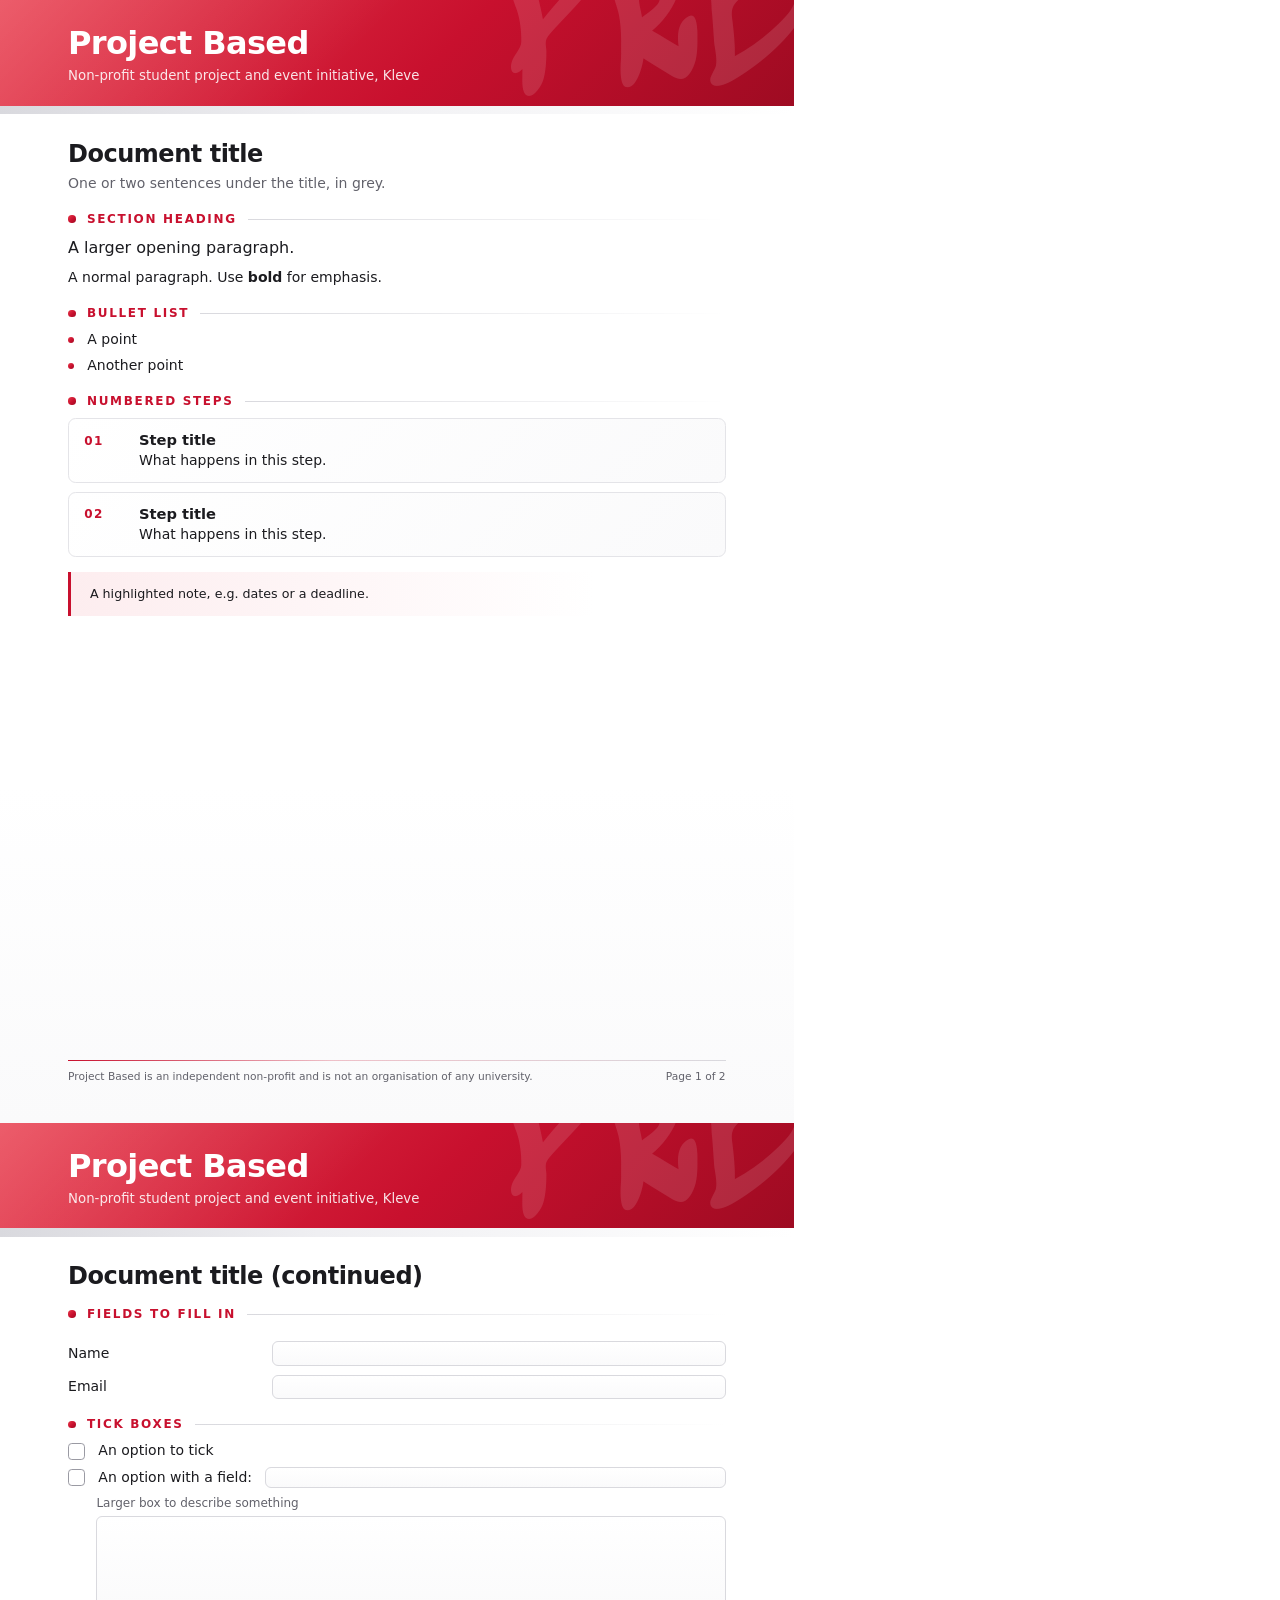
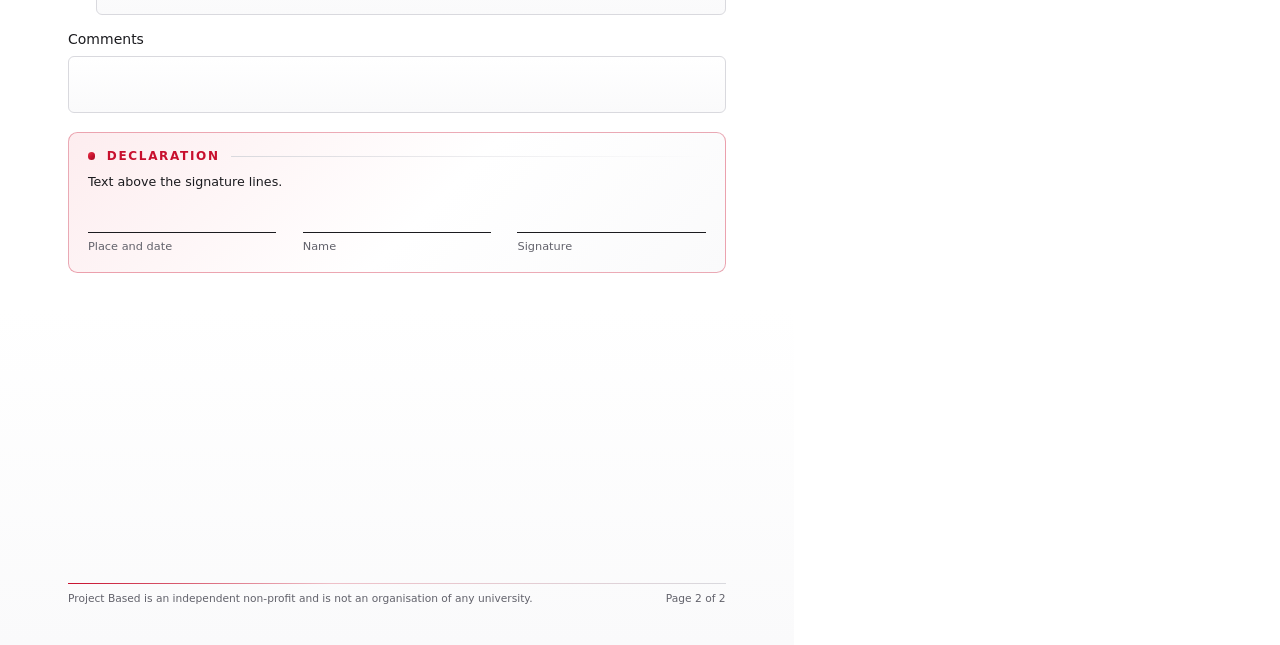
<file: assets/docs/source/_template.html>
<!doctype html>
<html lang="en">
<head>
<meta charset="utf-8">
<title>Project Based Document Title</title>
<!--
  Template for a new Project Based PDF.
  1. Copy this file in this folder and rename it, e.g. venue-info.html. The PDF gets the same name (venue-info.pdf).
     Files starting with "_" (like this one) are skipped by the build.
  2. Change the <title> and write the content inside <div class="body">. Each <section class="page"> is one A4 page.
     The red header band and the footer with page numbers are added automatically.
  3. Run build-pdfs.ps1 in this folder. The PDF lands in assets/docs/.
  If a page has too much content it gets a red outline in the PDF: shorten it or move some content to a new page.
  Every box, tick box and signature line becomes a fillable field in the PDF automatically.
  Delete the building blocks you don't need.
-->
<link rel="stylesheet" href="document.css">
<script src="document.js"></script>
</head>
<body>

<!-- page 1 -->
<section class="page">
  <div class="body">
    <h1>Document title</h1>
    <p class="intro">One or two sentences under the title, in grey.</p>

    <h2>Section heading</h2>
    <p class="lead">A larger opening paragraph.</p>
    <p>A normal paragraph. Use <b>bold</b> for emphasis.</p>

    <h2>Bullet list</h2>
    <ul class="bullets">
      <li>A point</li>
      <li>Another point</li>
    </ul>

    <h2>Numbered steps</h2>
    <ol class="steps">
      <li><span><b>Step title</b>What happens in this step.</span></li>
      <li><span><b>Step title</b>What happens in this step.</span></li>
    </ol>

    <div class="note">A highlighted note, e.g. dates or a deadline.</div>
  </div>
</section>

<!-- page 2: form building blocks -->
<section class="page continued">
  <div class="body">
    <h1>Document title (continued)</h1>

    <h2>Fields to fill in</h2>
    <div class="fields">
      <div class="fieldrow"><span>Name</span><span class="box"></span></div>
      <div class="fieldrow"><span>Email</span><span class="box"></span></div>
    </div>

    <h2>Tick boxes</h2>
    <ul>
      <li>An option to tick</li>
      <li>An option with a field: <span class="box"></span></li>
    </ul>
    <div class="detail"><span>Larger box to describe something</span><div class="box xl"></div></div>

    <div class="comments"><p>Comments</p><div class="box tall"></div></div>

    <div class="declaration">
      <h2>Declaration</h2>
      <p>Text above the signature lines.</p>
      <div class="sign"><span>Place and date</span><span>Name</span><span>Signature</span></div>
    </div>
  </div>
</section>

</body>
</html>
</file>
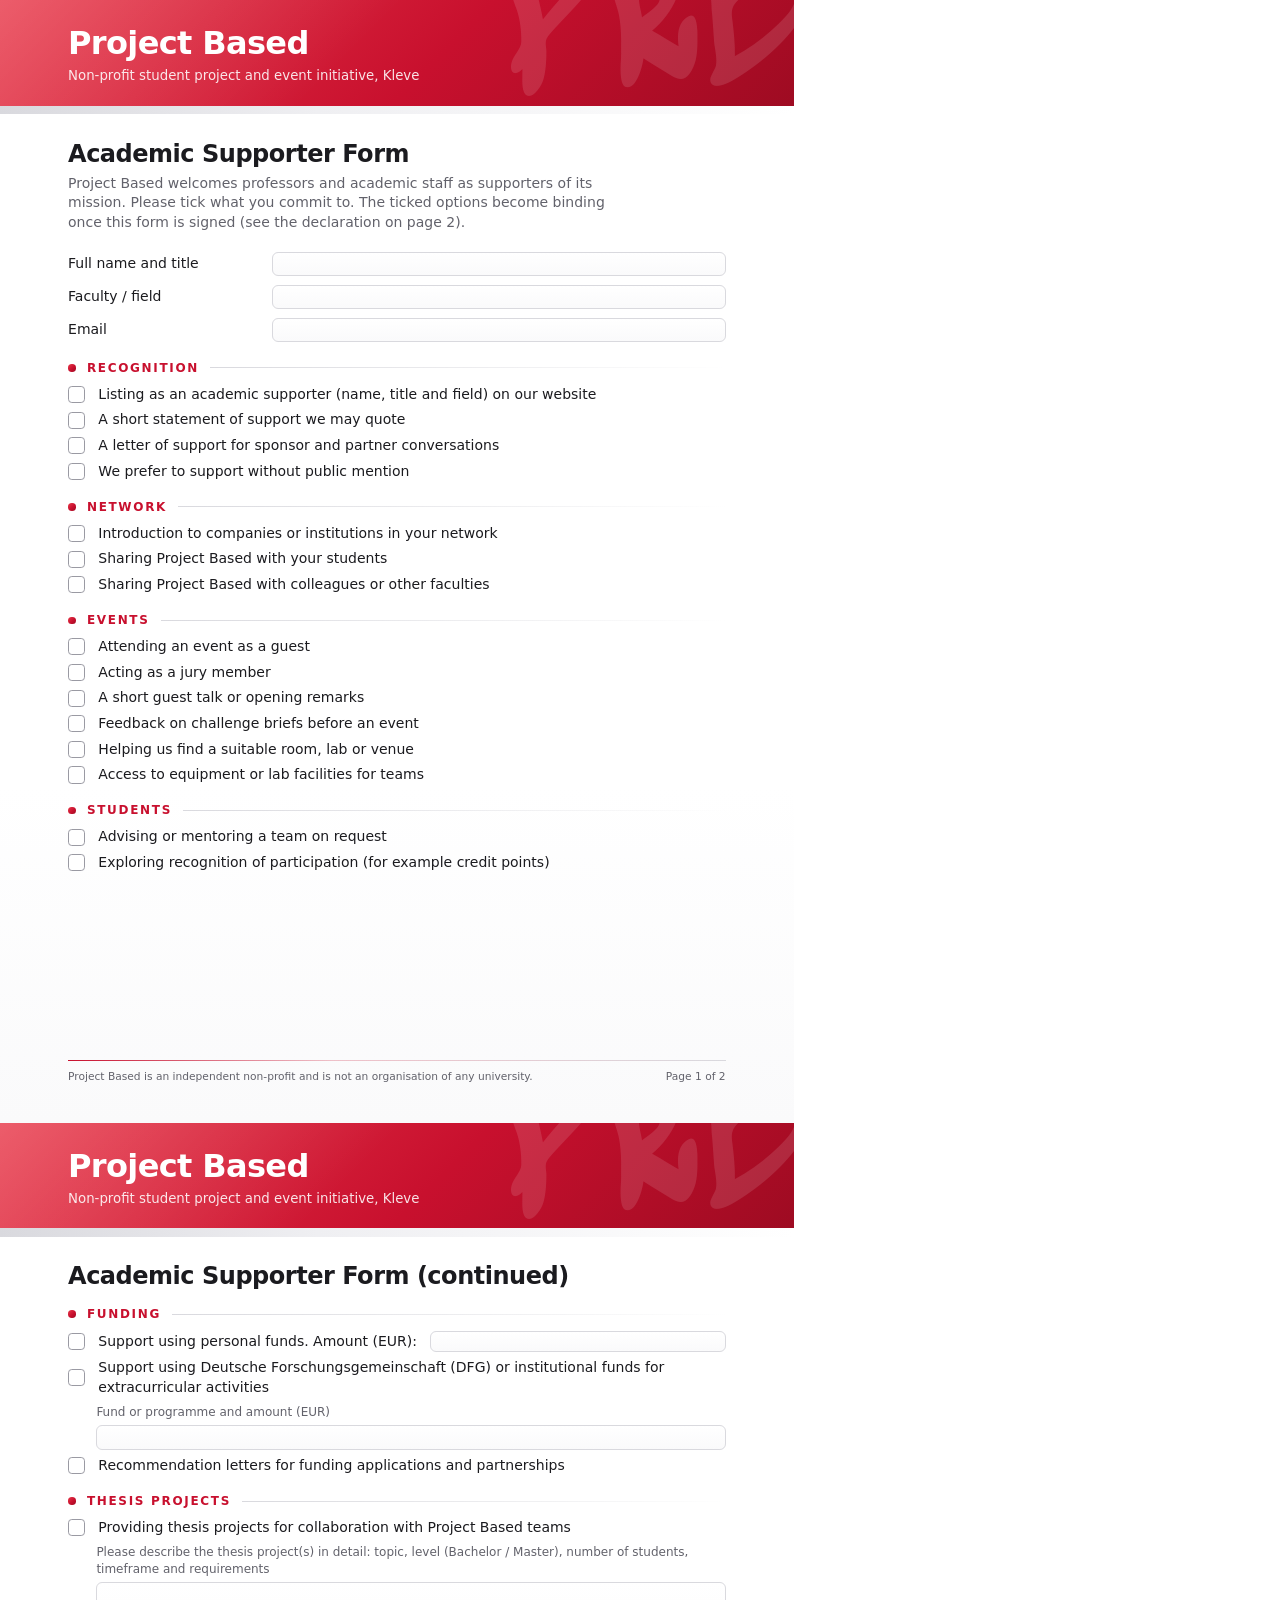
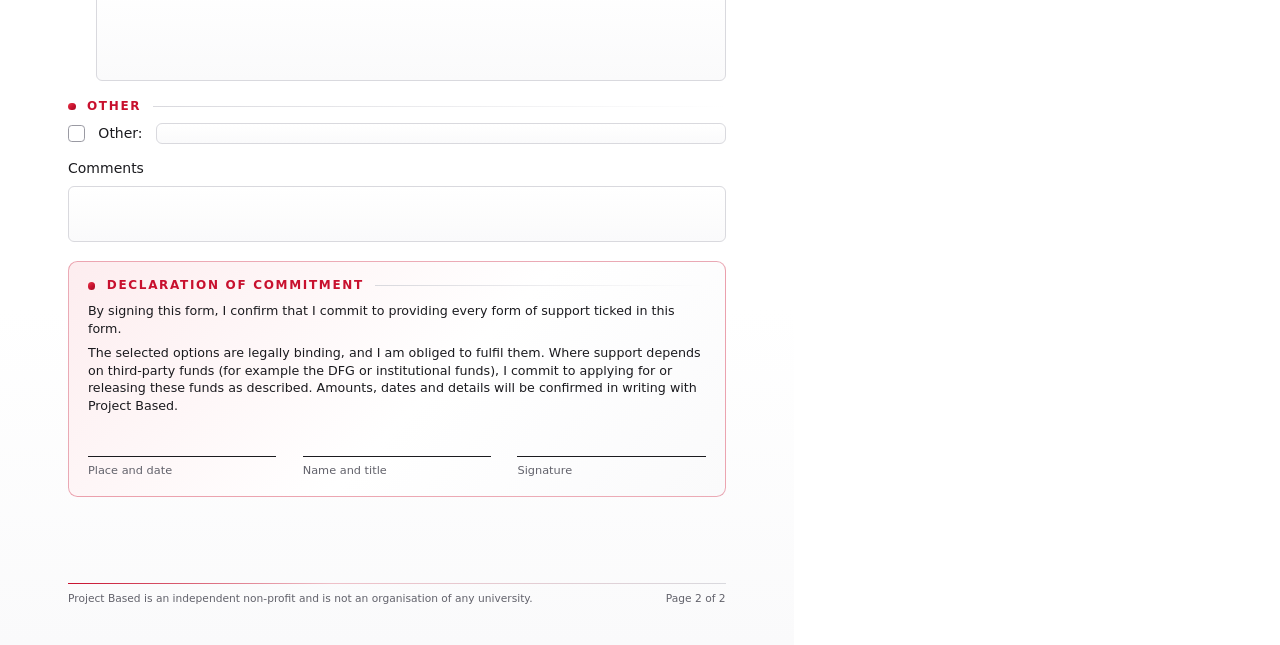
<file: assets/docs/source/academic-supporter-form.html>
<!doctype html>
<html lang="en">
<head>
<meta charset="utf-8">
<title>Project Based Academic Supporter Form</title>
<!-- Source for assets/docs/academic-supporter-form.pdf. Edit here, then run build-pdfs.ps1 in this folder. The header band and footer are added by document.js. -->
<link rel="stylesheet" href="document.css">
<script src="document.js"></script>
</head>
<body>

<!-- page 1 -->
<section class="page">
  <div class="body">
    <h1>Academic Supporter Form</h1>
    <p class="intro">Project Based welcomes professors and academic staff as supporters of its mission. Please tick what you commit to. The ticked options become binding once this form is signed (see the declaration on page 2).</p>
    <div class="fields">
      <div class="fieldrow"><span>Full name and title</span><span class="box"></span></div>
      <div class="fieldrow"><span>Faculty / field</span><span class="box"></span></div>
      <div class="fieldrow"><span>Email</span><span class="box"></span></div>
    </div>

    <h2>Recognition</h2>
    <ul>
      <li>Listing as an academic supporter (name, title and field) on our website</li>
      <li>A short statement of support we may quote</li>
      <li>A letter of support for sponsor and partner conversations</li>
      <li>We prefer to support without public mention</li>
    </ul>

    <h2>Network</h2>
    <ul>
      <li>Introduction to companies or institutions in your network</li>
      <li>Sharing Project Based with your students</li>
      <li>Sharing Project Based with colleagues or other faculties</li>
    </ul>

    <h2>Events</h2>
    <ul>
      <li>Attending an event as a guest</li>
      <li>Acting as a jury member</li>
      <li>A short guest talk or opening remarks</li>
      <li>Feedback on challenge briefs before an event</li>
      <li>Helping us find a suitable room, lab or venue</li>
      <li>Access to equipment or lab facilities for teams</li>
    </ul>

    <h2>Students</h2>
    <ul>
      <li>Advising or mentoring a team on request</li>
      <li>Exploring recognition of participation (for example credit points)</li>
    </ul>
  </div>
</section>

<!-- page 2 -->
<section class="page continued">
  <div class="body">
    <h1>Academic Supporter Form (continued)</h1>

    <h2>Funding</h2>
    <ul>
      <li>Support using personal funds. Amount (EUR): <span class="box"></span></li>
      <li>Support using Deutsche Forschungsgemeinschaft (DFG) or institutional funds for extracurricular activities</li>
    </ul>
    <div class="detail"><span>Fund or programme and amount (EUR)</span><div class="box"></div></div>
    <ul style="margin-top: 1.6mm">
      <li>Recommendation letters for funding applications and partnerships</li>
    </ul>

    <h2>Thesis projects</h2>
    <ul>
      <li>Providing thesis projects for collaboration with Project Based teams</li>
    </ul>
    <div class="detail"><span>Please describe the thesis project(s) in detail: topic, level (Bachelor / Master), number of students, timeframe and requirements</span><div class="box xl"></div></div>

    <h2>Other</h2>
    <ul>
      <li>Other: <span class="box"></span></li>
    </ul>

    <div class="comments"><p>Comments</p><div class="box tall"></div></div>

    <div class="declaration">
      <h2>Declaration of commitment</h2>
      <p>By signing this form, I confirm that I commit to providing every form of support ticked in this form.</p>
      <p>The selected options are legally binding, and I am obliged to fulfil them. Where support depends on third-party funds (for example the DFG or institutional funds), I commit to applying for or releasing these funds as described. Amounts, dates and details will be confirmed in writing with Project Based.</p>
      <div class="sign"><span>Place and date</span><span>Name and title</span><span>Signature</span></div>
    </div>
  </div>
</section>

</body>
</html>
</file>
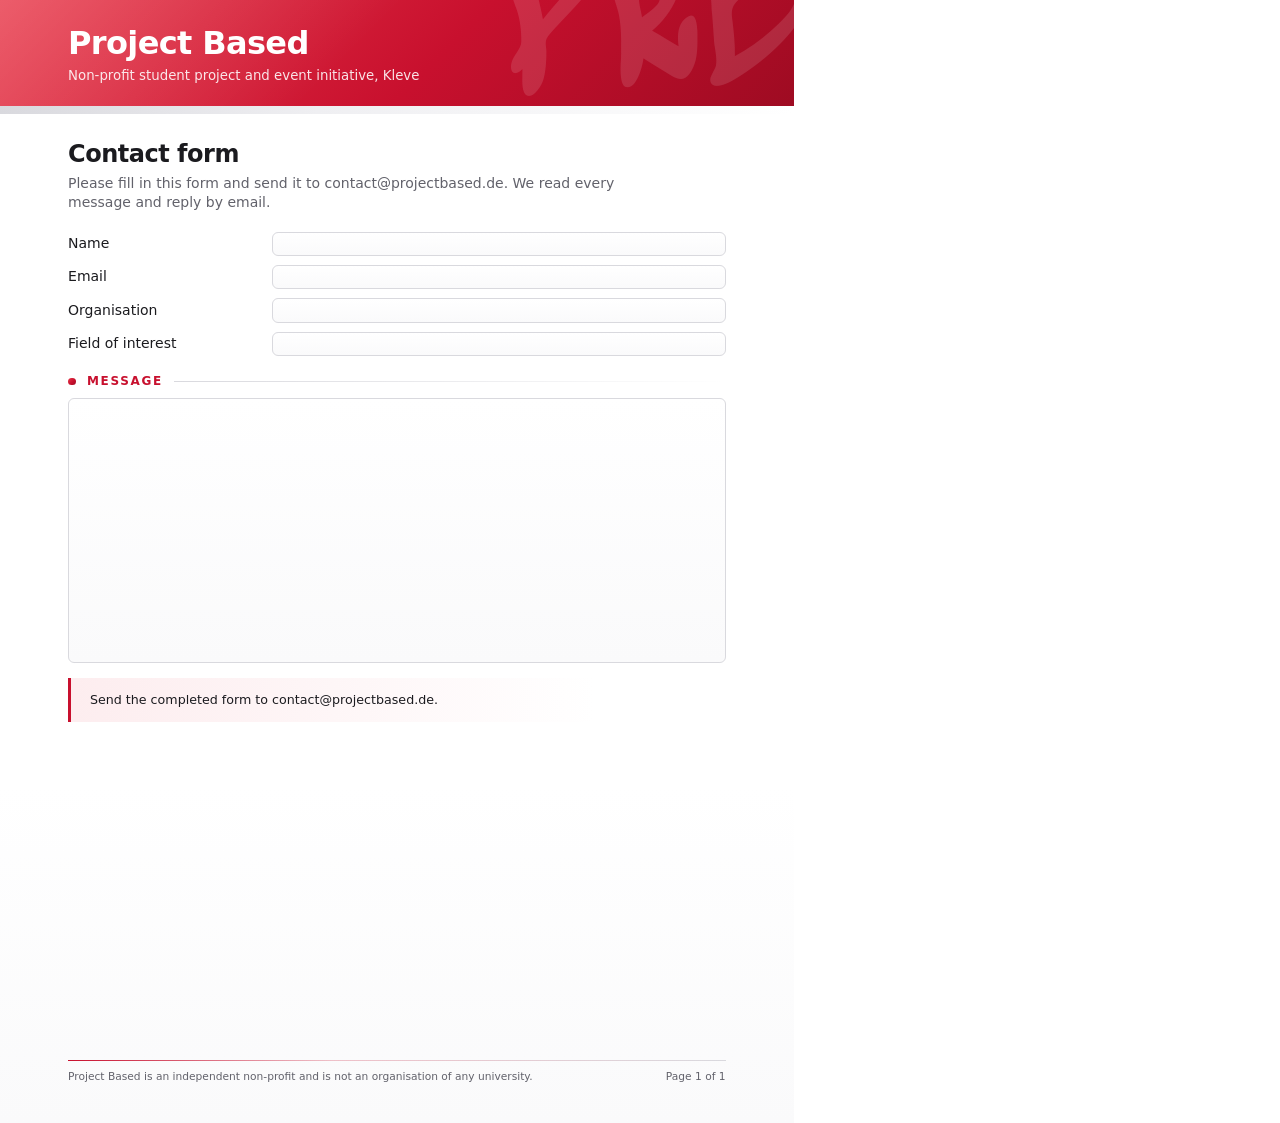
<file: assets/docs/source/contact-form.html>
<!doctype html>
<html lang="en">
<head>
<meta charset="utf-8">
<title>Project Based Contact Form</title>
<!-- Source for assets/docs/contact-form.pdf. Edit here, then run build-pdfs.ps1 in this folder. The header band and footer are added by document.js. -->
<link rel="stylesheet" href="document.css">
<script src="document.js"></script>
</head>
<body>

<section class="page">
  <div class="body">
    <h1>Contact form</h1>
    <p class="intro">Please fill in this form and send it to contact@projectbased.de. We read every message and reply by email.</p>
    <div class="fields">
      <div class="fieldrow"><span>Name</span><span class="box"></span></div>
      <div class="fieldrow"><span>Email</span><span class="box"></span></div>
      <div class="fieldrow"><span>Organisation</span><span class="box"></span></div>
      <div class="fieldrow"><span>Field of interest</span><span class="box"></span></div>
    </div>

    <h2>Message</h2>
    <div class="box xl" style="height: 70mm"></div>

    <div class="note">Send the completed form to contact@projectbased.de.</div>
  </div>
</section>

</body>
</html>
</file>
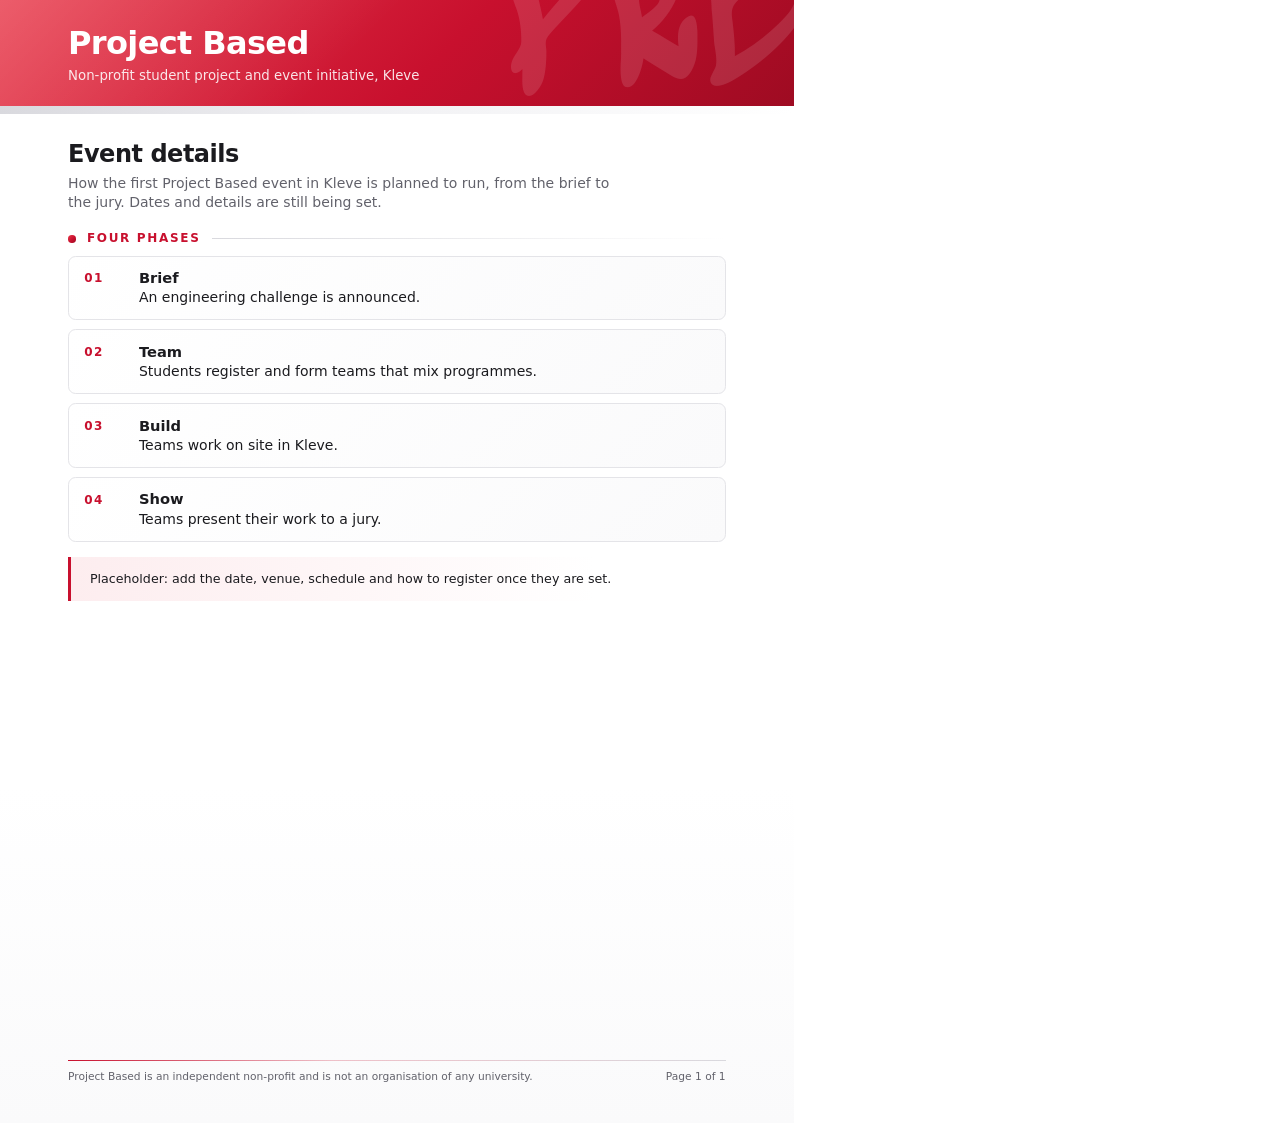
<file: assets/docs/source/event-details.html>
<!doctype html>
<html lang="en">
<head>
<meta charset="utf-8">
<title>Project Based Event Details</title>
<!-- Source for assets/docs/event-details.pdf. Edit here, then run build-pdfs.ps1 in this folder. The header band and footer are added by document.js. -->
<link rel="stylesheet" href="document.css">
<script src="document.js"></script>
</head>
<body>

<section class="page">
  <div class="body">
    <h1>Event details</h1>
    <p class="intro">How the first Project Based event in Kleve is planned to run, from the brief to the jury. Dates and details are still being set.</p>

    <h2>Four phases</h2>
    <ol class="steps">
      <li><span><b>Brief</b>An engineering challenge is announced.</span></li>
      <li><span><b>Team</b>Students register and form teams that mix programmes.</span></li>
      <li><span><b>Build</b>Teams work on site in Kleve.</span></li>
      <li><span><b>Show</b>Teams present their work to a jury.</span></li>
    </ol>

    <div class="note">Placeholder: add the date, venue, schedule and how to register once they are set.</div>
  </div>
</section>

</body>
</html>
</file>
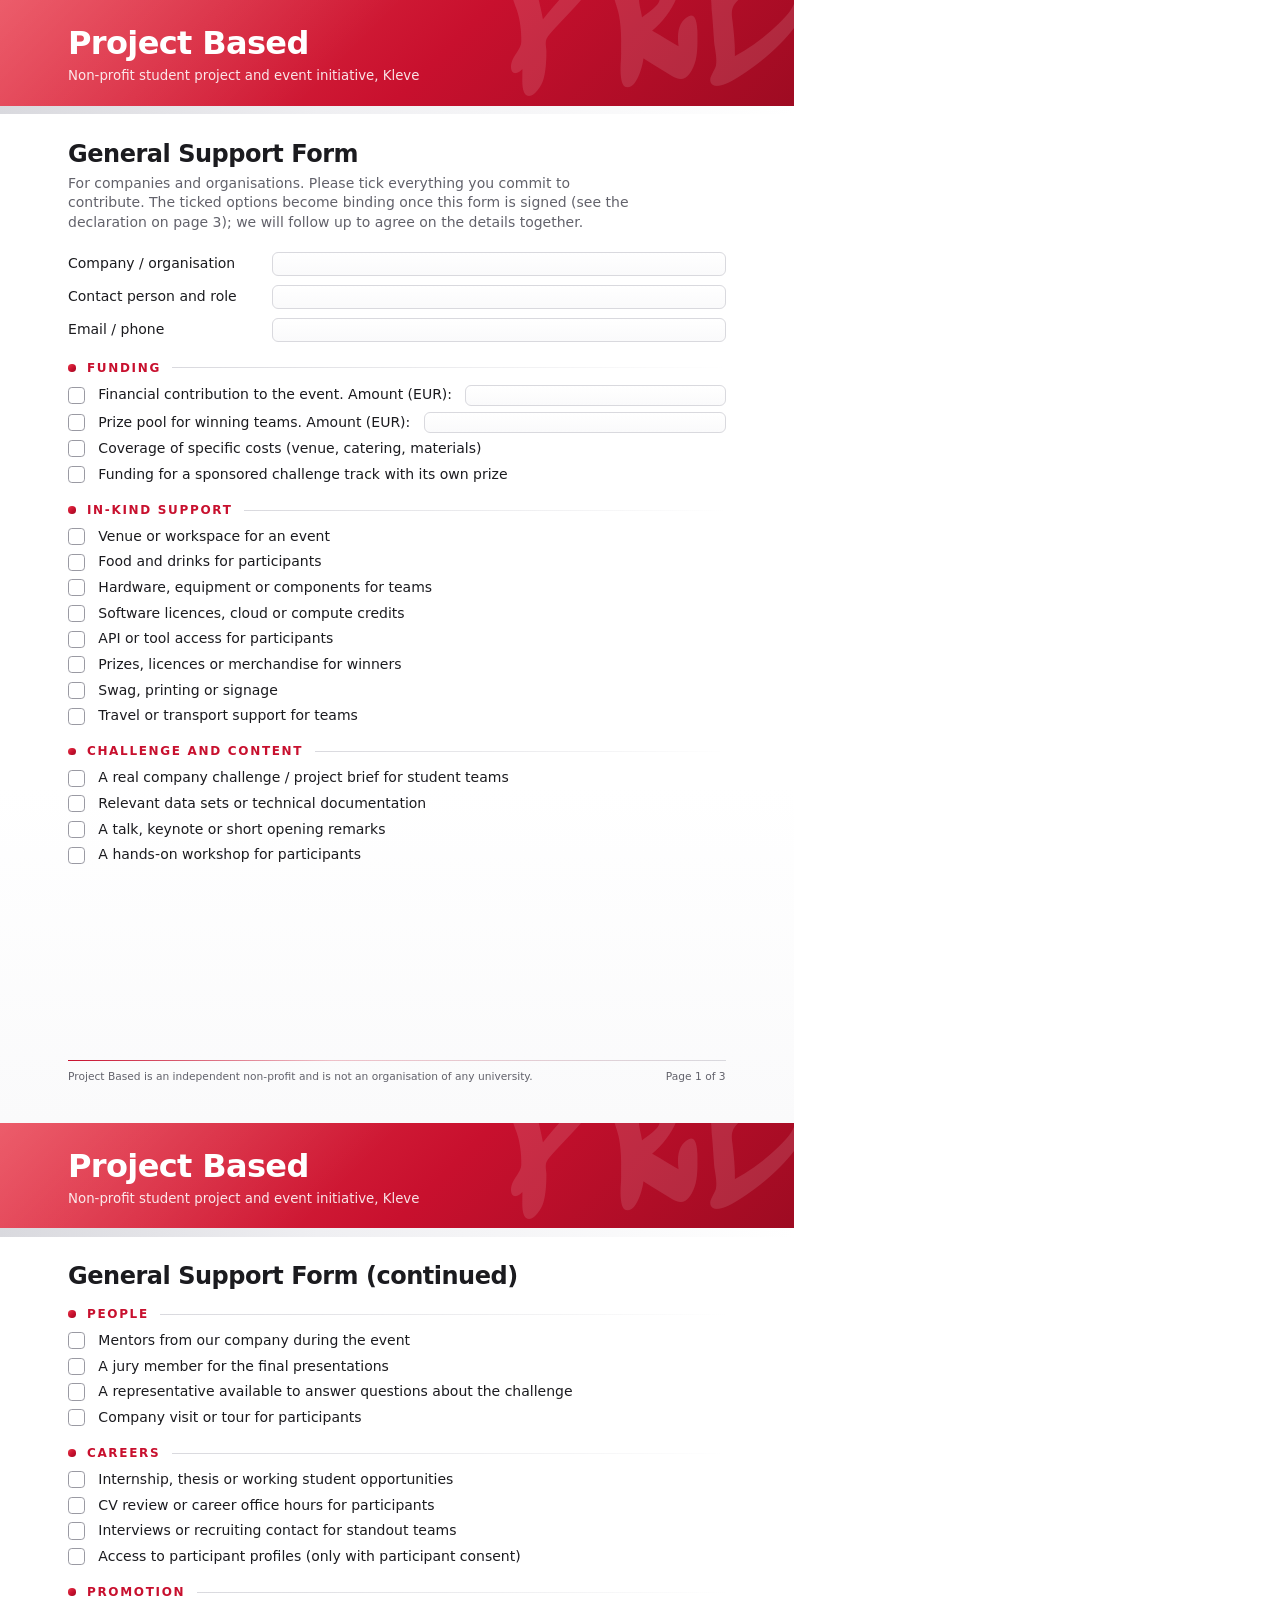
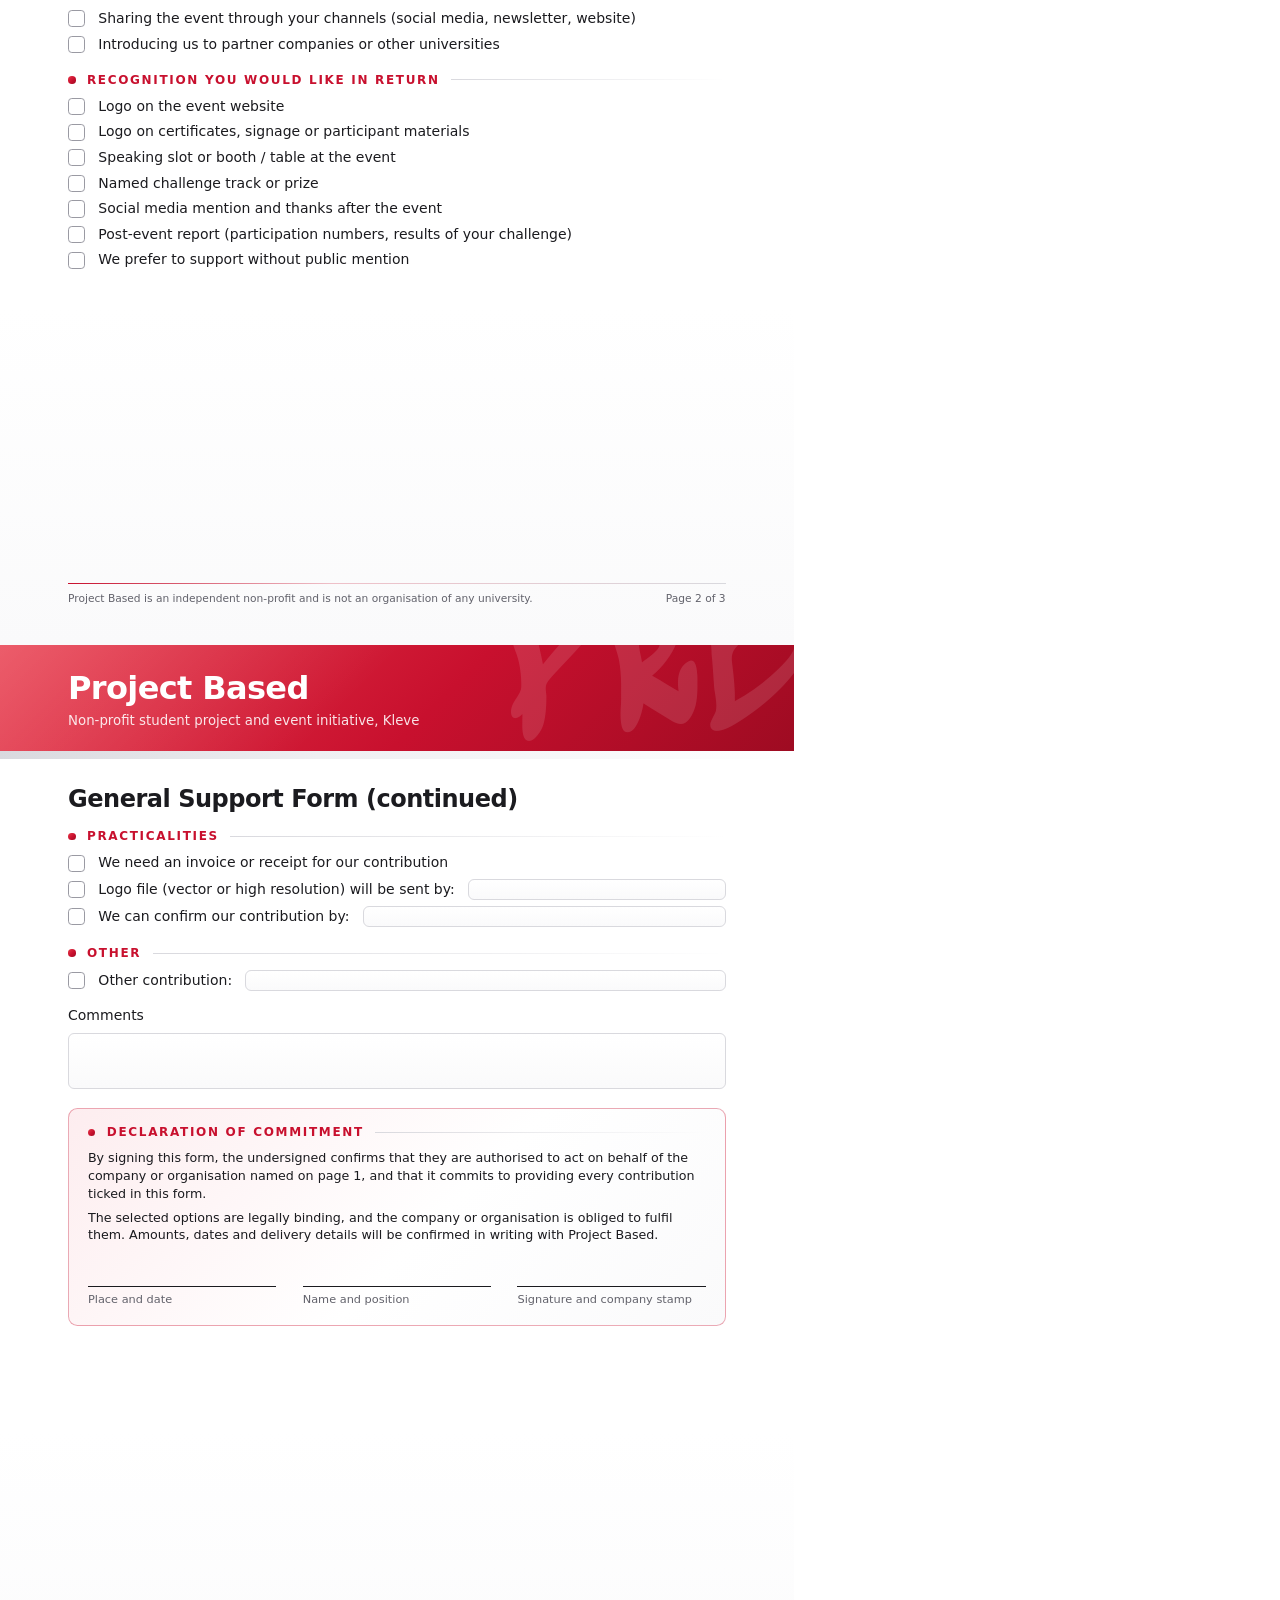
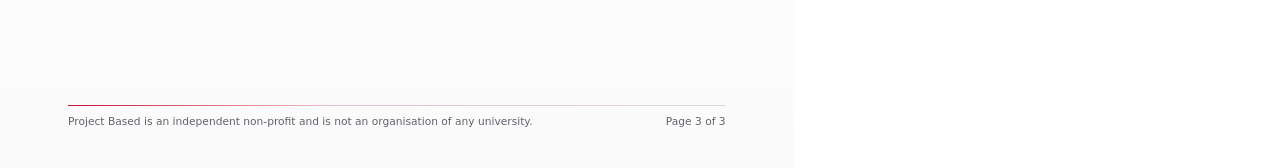
<file: assets/docs/source/general-support-form.html>
<!doctype html>
<html lang="en">
<head>
<meta charset="utf-8">
<title>Project Based General Support Form</title>
<!-- Source for assets/docs/general-support-form.pdf. Edit here, then run build-pdfs.ps1 in this folder. The header band and footer are added by document.js. -->
<link rel="stylesheet" href="document.css">
<script src="document.js"></script>
</head>
<body>

<!-- page 1 -->
<section class="page">
  <div class="body">
    <h1>General Support Form</h1>
    <p class="intro">For companies and organisations. Please tick everything you commit to contribute. The ticked options become binding once this form is signed (see the declaration on page 3); we will follow up to agree on the details together.</p>
    <div class="fields">
      <div class="fieldrow"><span>Company / organisation</span><span class="box"></span></div>
      <div class="fieldrow"><span>Contact person and role</span><span class="box"></span></div>
      <div class="fieldrow"><span>Email / phone</span><span class="box"></span></div>
    </div>

    <h2>Funding</h2>
    <ul>
      <li>Financial contribution to the event. Amount (EUR): <span class="box"></span></li>
      <li>Prize pool for winning teams. Amount (EUR): <span class="box"></span></li>
      <li>Coverage of specific costs (venue, catering, materials)</li>
      <li>Funding for a sponsored challenge track with its own prize</li>
    </ul>

    <h2>In-kind support</h2>
    <ul>
      <li>Venue or workspace for an event</li>
      <li>Food and drinks for participants</li>
      <li>Hardware, equipment or components for teams</li>
      <li>Software licences, cloud or compute credits</li>
      <li>API or tool access for participants</li>
      <li>Prizes, licences or merchandise for winners</li>
      <li>Swag, printing or signage</li>
      <li>Travel or transport support for teams</li>
    </ul>

    <h2>Challenge and content</h2>
    <ul>
      <li>A real company challenge / project brief for student teams</li>
      <li>Relevant data sets or technical documentation</li>
      <li>A talk, keynote or short opening remarks</li>
      <li>A hands-on workshop for participants</li>
    </ul>
  </div>
</section>

<!-- page 2 -->
<section class="page continued">
  <div class="body">
    <h1>General Support Form (continued)</h1>

    <h2>People</h2>
    <ul>
      <li>Mentors from our company during the event</li>
      <li>A jury member for the final presentations</li>
      <li>A representative available to answer questions about the challenge</li>
      <li>Company visit or tour for participants</li>
    </ul>

    <h2>Careers</h2>
    <ul>
      <li>Internship, thesis or working student opportunities</li>
      <li>CV review or career office hours for participants</li>
      <li>Interviews or recruiting contact for standout teams</li>
      <li>Access to participant profiles (only with participant consent)</li>
    </ul>

    <h2>Promotion</h2>
    <ul>
      <li>Sharing the event through your channels (social media, newsletter, website)</li>
      <li>Introducing us to partner companies or other universities</li>
    </ul>

    <h2>Recognition you would like in return</h2>
    <ul>
      <li>Logo on the event website</li>
      <li>Logo on certificates, signage or participant materials</li>
      <li>Speaking slot or booth / table at the event</li>
      <li>Named challenge track or prize</li>
      <li>Social media mention and thanks after the event</li>
      <li>Post-event report (participation numbers, results of your challenge)</li>
      <li>We prefer to support without public mention</li>
    </ul>
  </div>
</section>

<!-- page 3 -->
<section class="page continued">
  <div class="body">
    <h1>General Support Form (continued)</h1>

    <h2>Practicalities</h2>
    <ul>
      <li>We need an invoice or receipt for our contribution</li>
      <li>Logo file (vector or high resolution) will be sent by: <span class="box"></span></li>
      <li>We can confirm our contribution by: <span class="box"></span></li>
    </ul>

    <h2>Other</h2>
    <ul>
      <li>Other contribution: <span class="box"></span></li>
    </ul>

    <div class="comments"><p>Comments</p><div class="box tall"></div></div>

    <div class="declaration">
      <h2>Declaration of commitment</h2>
      <p>By signing this form, the undersigned confirms that they are authorised to act on behalf of the company or organisation named on page 1, and that it commits to providing every contribution ticked in this form.</p>
      <p>The selected options are legally binding, and the company or organisation is obliged to fulfil them. Amounts, dates and delivery details will be confirmed in writing with Project Based.</p>
      <div class="sign"><span>Place and date</span><span>Name and position</span><span>Signature and company stamp</span></div>
    </div>
  </div>
</section>

</body>
</html>
</file>
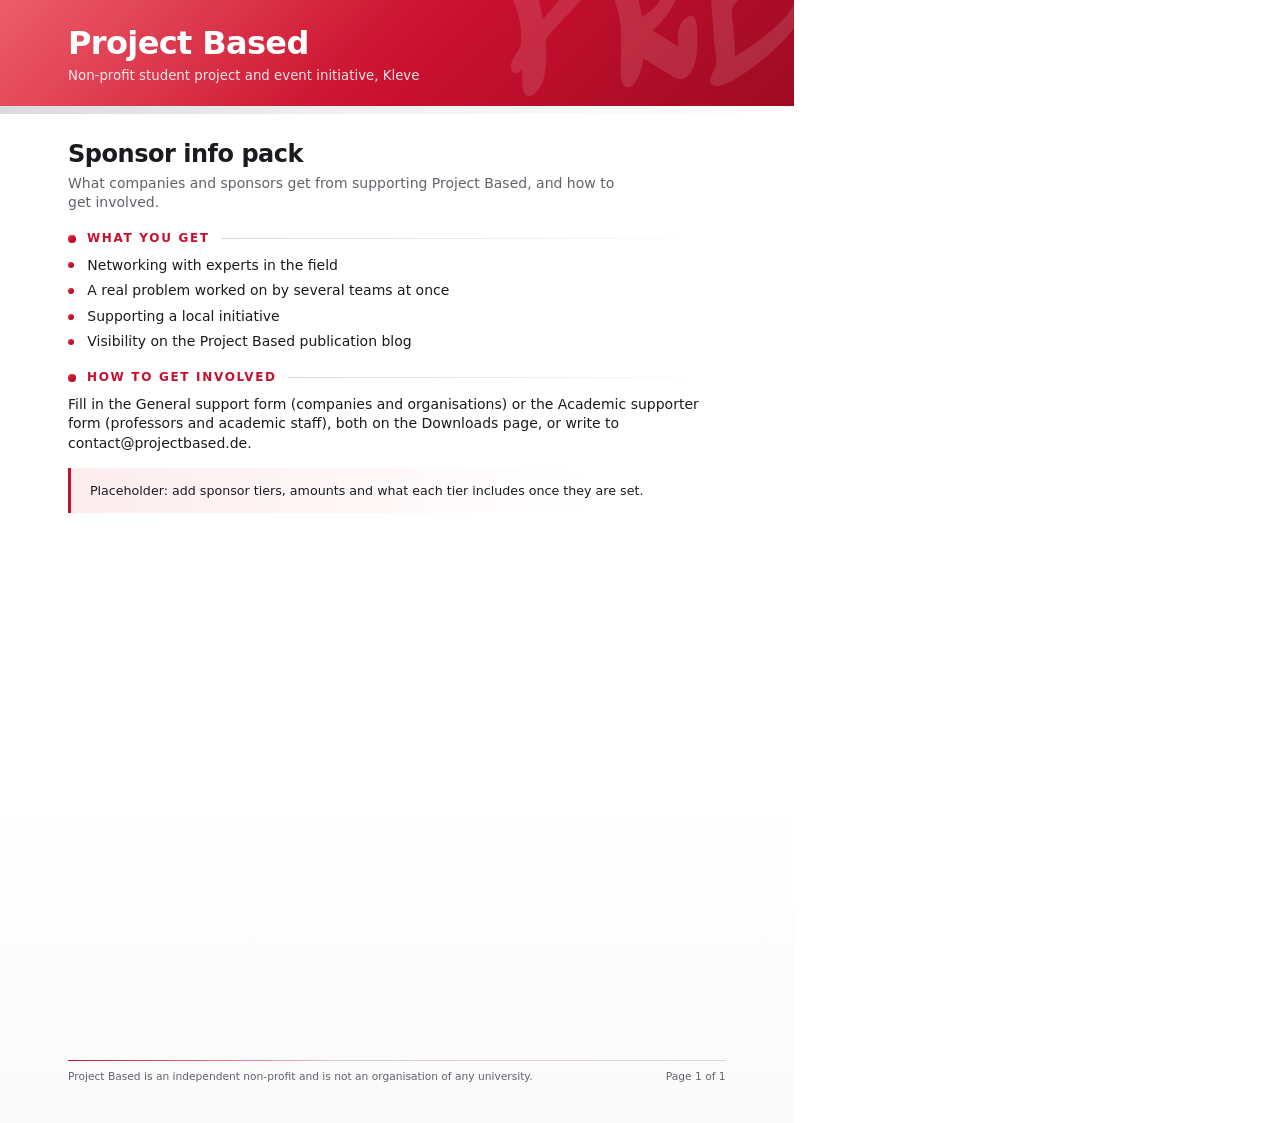
<file: assets/docs/source/sponsor-info.html>
<!doctype html>
<html lang="en">
<head>
<meta charset="utf-8">
<title>Project Based Sponsor Info Pack</title>
<!-- Source for assets/docs/sponsor-info.pdf. Edit here, then run build-pdfs.ps1 in this folder. The header band and footer are added by document.js. -->
<link rel="stylesheet" href="document.css">
<script src="document.js"></script>
</head>
<body>

<section class="page">
  <div class="body">
    <h1>Sponsor info pack</h1>
    <p class="intro">What companies and sponsors get from supporting Project Based, and how to get involved.</p>

    <h2>What you get</h2>
    <ul class="bullets">
      <li>Networking with experts in the field</li>
      <li>A real problem worked on by several teams at once</li>
      <li>Supporting a local initiative</li>
      <li>Visibility on the Project Based publication blog</li>
    </ul>

    <h2>How to get involved</h2>
    <p>Fill in the General support form (companies and organisations) or the Academic supporter form (professors and academic staff), both on the Downloads page, or write to contact@projectbased.de.</p>

    <div class="note">Placeholder: add sponsor tiers, amounts and what each tier includes once they are set.</div>
  </div>
</section>

</body>
</html>
</file>
<file: assets/css/tokens.css>
/* Design tokens: fonts, colours and the type scale. Every other stylesheet reads from these.
   White pages, soft grey gradients for depth, one red accent for highlights and actions. */

/* graffiti display font, only used for the "PRB" mark on the card backs */
/* graffiti font for the PRB card mark, hosted here (licence: assets/fonts/OFL.txt) */
@font-face {
  font-family: "Sedgwick Ave Display"; font-style: normal; font-weight: 400; font-display: swap;
  src: url("../fonts/sedgwick-ave-display-latin.woff2") format("woff2");
}

:root {
  /* neutrals */
  --bg: #FFFFFF;
  --surface: #F6F6F7;
  --fg: #1B1B1F;
  --muted: #62626B;
  --line: #E4E4E8;
  --grey-1: #FAFAFB;
  --grey-2: #EFEFF2;
  --grey-3: #D9D9DE;

  /* red accent */
  --accent: #C8102E;
  --accent-hi: #E8394A;
  --accent-lo: #9E0B22;
  --accent-soft: #FDEDEF;
  --glow: #E8394A;

  --ok: #1F7A45;
  --err: #C8102E;

  /* gradients */
  --grad-red: linear-gradient(135deg, var(--accent-hi) 0%, var(--accent) 55%, var(--accent-lo) 100%);
  --grad-grey: linear-gradient(180deg, var(--grey-1) 0%, var(--grey-2) 100%);
  --grad-band: linear-gradient(180deg, #FFFFFF 0%, #F4F4F6 45%, #E9E9ED 100%);

  /* the "Why us" photo band stays dark so the photo reads */
  --photo-shade: 24 24 28;

  --fade: transparent;
  --ease: cubic-bezier(.2, .7, .2, 1);
  --font: "Segoe UI", "Segoe UI Variable Text", -apple-system, BlinkMacSystemFont, system-ui, Roboto, "Helvetica Neue", Arial, sans-serif;

  /* type scale */
  --t-sm: 13px; --t-md: 15px; --t-base: 17px; --t-lg: 21px; --t-xl: 28px;
  --t-2xl: clamp(34px, 5.2vw, 56px); --t-hero: clamp(46px, 8.6vw, 104px);
  --gap-section: clamp(88px, 12vw, 152px);

  color-scheme: light;
}
</file>
<file: assets/css/base.css>
/* Base: reset, typography, layout, header, buttons, footer and shared motion. Used by every page. */
:root { box-sizing: border-box; padding-top: env(safe-area-inset-top, 0px); padding-bottom: env(safe-area-inset-bottom, 0px); }
*, *::before, *::after { box-sizing: border-box; }
img { max-width: 100%; }
[hidden] { display: none !important; }

html { scroll-behavior: smooth; scroll-padding-top: 72px; }
body {
  margin: 0;
  background: var(--bg); color: var(--fg);
  font-family: var(--font); font-size: var(--t-base); line-height: 1.65; font-weight: 400;
  -webkit-font-smoothing: antialiased;
}
@media (prefers-reduced-motion: reduce) { html { scroll-behavior: auto; } }
a { color: var(--accent); }
a:focus-visible, button:focus-visible { outline: 3px solid var(--accent); outline-offset: 3px; }

.wrap {
  max-width: 1040px; margin-inline: auto;
  padding-left: max(16px, env(safe-area-inset-left, 0px));
  padding-right: max(16px, env(safe-area-inset-right, 0px));
}
section { padding-block: var(--gap-section); }
section.tint { background: var(--grad-grey); }
h1, h2, h3 { font-family: var(--font); font-weight: 600; margin: 0; text-wrap: balance; letter-spacing: -0.035em; line-height: 1.04; }
h2 { font-size: var(--t-2xl); margin-top: 16px; }
h3 { font-size: var(--t-xl); letter-spacing: -0.02em; line-height: 1.15; }
p { margin: 0; max-width: 60ch; text-wrap: pretty; }
.label { font-size: var(--t-sm); font-weight: 700; text-transform: uppercase; letter-spacing: 0.12em; color: var(--accent); }
.lead { margin-top: 28px; font-size: var(--t-lg); line-height: 1.5; color: var(--muted); max-width: 52ch; }

/* two-column layout */
.split { display: grid; grid-template-columns: minmax(0, 5fr) minmax(0, 7fr); gap: 64px; }
@media (max-width: 800px) { .split { grid-template-columns: minmax(0, 1fr); gap: 28px; } }

/* ruled rows */
.rows { margin-top: 56px; }
.row { display: grid; grid-template-columns: minmax(0, 4fr) minmax(0, 8fr); gap: 40px; padding-block: 32px; border-top: 1px solid var(--line); }
.row:last-child { border-bottom: 1px solid var(--line); }
.row .tag { display: block; margin-bottom: 8px; font-size: var(--t-sm); font-weight: 700; text-transform: uppercase; letter-spacing: 0.12em; color: var(--muted); }
.row p { color: var(--muted); }
.row h3 { transition: color .25s, transform .4s var(--ease); }
.row:hover h3 { color: var(--accent); transform: translateX(6px); }
@media (max-width: 800px) { .row { grid-template-columns: minmax(0, 1fr); gap: 12px; } }
.note { margin-top: 28px; font-size: var(--t-md); color: var(--muted); }

/* buttons */
.btn {
  display: inline-flex; align-items: center; gap: 10px; flex: none;
  font: inherit; font-size: var(--t-md); font-weight: 600; line-height: 1.2; white-space: nowrap;
  padding: 13px 24px; border-radius: 99px; border: 1px solid transparent; cursor: pointer; text-decoration: none;
  transition: background-color .25s, color .25s, border-color .25s, transform .3s var(--ease), box-shadow .3s var(--ease);
}
.btn-primary { background: var(--grad-red); color: #FFFFFF; box-shadow: 0 1px 2px rgb(158 11 34 / 0.3), inset 0 1px 0 rgb(255 255 255 / 0.18); }
.btn-primary:hover { transform: translateY(-2px); box-shadow: 0 10px 24px rgb(200 16 46 / 0.28), inset 0 1px 0 rgb(255 255 255 / 0.18); }
.btn-ghost { background: linear-gradient(180deg, #FFFFFF, var(--grey-1)); color: var(--fg); border-color: var(--grey-3); }
.btn-ghost:hover { border-color: var(--accent); color: var(--accent); }
.btn .arrow { transition: transform .3s var(--ease); }
.btn:hover .arrow { transform: translateX(4px); }

/* header */
body::before { content: ""; position: fixed; inset: 0 0 auto; height: env(safe-area-inset-top, 0px); z-index: 30; background: var(--bg); }
.nav { position: sticky; top: env(safe-area-inset-top, 0px); z-index: 20; background: color-mix(in srgb, var(--bg) 88%, transparent); -webkit-backdrop-filter: blur(14px); backdrop-filter: blur(14px); border-bottom: 1px solid var(--line); transition: background-color .3s, box-shadow .3s; }
.nav.scrolled { box-shadow: 0 8px 30px rgb(27 27 31 / 0.08); }
.nav::after { content: ""; position: absolute; left: 0; right: 0; bottom: -1px; height: 1px; background: linear-gradient(90deg, transparent, var(--accent) 50%, transparent); opacity: 0; transition: opacity .3s; }
.nav.scrolled::after { opacity: .5; }
.nav .wrap { display: flex; align-items: center; gap: 24px; height: 56px; }
.brand { font-weight: 600; font-size: var(--t-base); letter-spacing: -0.02em; white-space: nowrap; color: var(--fg); text-decoration: none; }
.nav ul { display: flex; gap: 26px; list-style: none; margin: 0 0 0 auto; padding: 0; min-width: 0; overflow-x: auto; scrollbar-width: none; }
.nav ul::-webkit-scrollbar { display: none; }
.nav li a { position: relative; font-size: var(--t-md); font-weight: 500; color: var(--muted); text-decoration: none; white-space: nowrap; padding-block: 6px; transition: color .2s; }
.nav li a::after { content: ""; position: absolute; left: 0; right: 0; bottom: 0; height: 2px; border-radius: 2px; background: var(--accent); transform: scaleX(0); transform-origin: left; transition: transform .35s var(--ease); }
.nav li a:hover, .nav li a[aria-current] { color: var(--fg); }
.nav li a[aria-current]::after, .nav li a:hover::after { transform: scaleX(1); }
.nav-cta { padding: 8px 18px; font-size: var(--t-sm); }
.nav-cta[aria-current] { background: var(--fg); color: var(--bg); box-shadow: none; }
@media (max-width: 560px) { .nav .wrap { gap: 14px; } .nav ul { gap: 18px; } .nav-cta { padding: 7px 14px; } }

/* sub-page header */
.page-head { position: relative; overflow: hidden; isolation: isolate; padding-block: clamp(64px, 9vw, 120px) clamp(48px, 7vw, 88px); }
.page-head h1 { font-size: clamp(40px, 6.4vw, 76px); line-height: 1.02; letter-spacing: -0.045em; max-width: 16ch; margin-top: 18px; }
.page-head .label, .page-head h1, .page-head .lead { animation: rise .9s var(--ease) both; }
.page-head h1 { animation-delay: .08s; }
.page-head .lead { animation-delay: .2s; }
.page-head { background: linear-gradient(180deg, #FFFFFF 0%, var(--grey-1) 100%); border-bottom: 1px solid var(--line); }
.page-head::before, .page-head::after { content: ""; position: absolute; z-index: -1; border-radius: 50%; filter: blur(70px); pointer-events: none; }
.page-head::before { width: 480px; height: 480px; right: -140px; top: -180px; background: rgb(200 16 46 / 0.14); animation: drift 16s ease-in-out infinite alternate; }
.page-head::after { width: 380px; height: 380px; right: 26%; bottom: -240px; background: rgb(98 98 107 / 0.14); animation: drift 20s ease-in-out infinite alternate-reverse; }

/* footer: address | links and email | event updates sign-up, then a bottom row with the back-to-top button */
.site-foot { position: relative; isolation: isolate; overflow: hidden; padding-block: clamp(72px, 9vw, 120px) 36px; color: var(--fg); font-size: var(--t-base); line-height: 1.55; border-top: 1px solid var(--line); background: linear-gradient(180deg, #FFFFFF 0%, var(--grey-1) 100%); }
.site-foot::before { content: ""; position: absolute; z-index: -1; width: 520px; height: 520px; right: -160px; bottom: -260px; border-radius: 50%; filter: blur(90px); background: rgb(200 16 46 / 0.10); pointer-events: none; }
.site-foot a { color: var(--fg); text-decoration: none; transition: color .2s; }
.site-foot a:hover { color: var(--accent); }
.foot-grid { display: grid; grid-template-columns: minmax(0, 1fr) minmax(0, 1fr) minmax(0, 1.6fr); gap: 48px clamp(32px, 5vw, 72px); align-items: start; }
.foot-col address, address.foot-col { font-style: normal; }
.foot-links { display: grid; gap: 40px; }
.foot-links nav { display: grid; gap: 2px; justify-items: start; }
.foot-mail { margin: 0; display: grid; gap: 28px; }
.foot-mail dt { color: var(--muted); }
.foot-mail dd { margin: 0; }
.foot-sub h2 { font-size: clamp(32px, 4vw, 52px); font-weight: 500; letter-spacing: -0.03em; line-height: 1.1; }
.foot-form { position: relative; margin-top: 32px; max-width: 520px; }
.foot-form input[type="email"] { width: 100%; font: inherit; color: var(--fg); padding: 20px 64px 20px 24px; border: 1px solid transparent; border-radius: 16px; background: linear-gradient(135deg, var(--grey-2), #F4E6E9); outline: none; transition: border-color .2s, box-shadow .2s; }
.foot-form input[type="email"]::placeholder { color: #A3A3AB; }
.foot-form input[type="email"]:focus { border-color: rgb(200 16 46 / 0.45); box-shadow: 0 0 0 4px rgb(200 16 46 / 0.10); }
.foot-form button { position: absolute; right: 10px; top: 50%; width: 44px; height: 44px; margin-top: -22px; display: grid; place-items: center; border: 0; border-radius: 12px; background: none; color: var(--fg); cursor: pointer; transition: background .2s, color .2s, transform .3s var(--ease); }
.foot-form button:hover, .foot-form button:focus-visible { background: var(--grad-red); color: #FFFFFF; transform: translateX(2px); }
.foot-form svg, .to-top svg { width: 22px; height: 22px; fill: none; stroke: currentColor; stroke-width: 1.8; stroke-linecap: round; stroke-linejoin: round; }
.foot-status { margin: 14px 0 0; font-size: var(--t-md); font-weight: 500; }
.foot-status.ok { color: #1E7A46; }
.foot-status.err { color: var(--accent); }
.foot-note { margin: 14px 0 0; max-width: 52ch; font-size: var(--t-sm); color: var(--muted); }
.foot-legal { display: flex; flex-wrap: wrap; gap: 6px 24px; }
.site-foot .foot-legal a { color: var(--muted); }
.site-foot .foot-legal a:hover { color: var(--accent); }
.foot-note a { color: var(--muted) !important; text-decoration: underline; text-underline-offset: 2px; }
.foot-bottom { margin-top: clamp(56px, 7vw, 88px); display: grid; grid-template-columns: minmax(0, 1fr) minmax(0, 0.8fr) minmax(0, 0.8fr) auto; gap: 16px 32px; align-items: center; font-size: var(--t-sm); color: var(--muted); }
.heart { color: var(--accent); }
.to-top { width: 56px; height: 56px; display: grid; place-items: center; border-radius: 50%; color: #FFFFFF !important; background: var(--grad-red); box-shadow: 0 12px 28px rgb(200 16 46 / 0.30); transition: transform .3s var(--ease), box-shadow .3s; }
.to-top:hover { transform: translateY(-3px); box-shadow: 0 16px 34px rgb(200 16 46 / 0.38); }
@media (max-width: 900px) {
  .foot-grid { grid-template-columns: minmax(0, 1fr) minmax(0, 1fr); }
  .foot-sub { grid-column: 1 / -1; }
  .foot-bottom { grid-template-columns: minmax(0, 1fr) auto; }
  .foot-bottom .to-top { grid-row: 1 / span 3; grid-column: 2; }
}
@media (max-width: 560px) { .foot-grid { grid-template-columns: minmax(0, 1fr); } }

/* screen-reader only text, and the honeypot field bots fill in */
.sr-only { position: absolute; width: 1px; height: 1px; padding: 0; margin: -1px; overflow: hidden; clip: rect(0 0 0 0); white-space: nowrap; border: 0; }
.hp { position: absolute; left: -9999px; width: 1px; height: 1px; overflow: hidden; }

/* shared motion */
@keyframes rise { from { opacity: 0; transform: translateY(18px); } to { opacity: 1; transform: none; } }
@keyframes drift { from { transform: translate(0, 0) scale(1); } to { transform: translate(-60px, 40px) scale(1.12); } }
.rv { opacity: 0; transform: translateY(26px); }
.rv.in { opacity: 1; transform: none; transition: opacity .8s var(--ease), transform .8s var(--ease); transition-delay: var(--d, 0s); }

@media (prefers-reduced-motion: reduce) {
  *, *::before, *::after { animation: none !important; transition: none !important; }
  .rv { opacity: 1; transform: none; }
}
</file>
<file: assets/css/home.css>
/* Home page (index.html): hero, sponsor ribbon, mission, why us, fields, plan teaser, partners, team, sponsors. */

/* hero */
.hero { padding-block: clamp(72px, 11vw, 140px) clamp(56px, 8vw, 96px); position: relative; overflow: hidden; isolation: isolate; }
.hero h1 { font-size: var(--t-hero); line-height: 1; letter-spacing: -0.045em; max-width: 12ch; margin-top: 22px; }
.hero h1 span { color: var(--accent); }
.hero .lead { margin: 48px 0 0 auto; width: min(100%, 540px); color: var(--fg); }
@media (max-width: 800px) { .hero .lead { margin-left: 0; margin-top: 36px; } }
.hero::before, .hero::after { content: ""; position: absolute; z-index: -1; border-radius: 50%; filter: blur(70px); pointer-events: none; }
.hero::before { width: 520px; height: 520px; right: -120px; top: -160px; background: rgb(200 16 46 / 0.16); animation: drift 16s ease-in-out infinite alternate; }
.hero::after { width: 420px; height: 420px; right: 22%; bottom: -220px; background: rgb(98 98 107 / 0.16); animation: drift 20s ease-in-out infinite alternate-reverse; }
.hero .label { background: var(--grad-red); -webkit-background-clip: text; background-clip: text; color: transparent; }
.hero .label, .hero h1, .hero h3, .hero .lead { animation: rise .9s var(--ease) both; }
.hero h3 { animation-delay: .08s; }
.hero .lead { animation-delay: .2s; }

/* sponsor ribbon */
.ribbon { padding-block: 28px; border-block: 1px solid var(--line); overflow: hidden; }
.ribbon-head { display: flex; align-items: center; justify-content: space-between; gap: 16px; margin-bottom: 18px; }
.ribbon-head .label { color: var(--muted); }
.ribbon-toggle { font: inherit; font-size: var(--t-sm); font-weight: 500; color: var(--muted); background: none; border: 1px solid var(--line); border-radius: 99px; padding: 4px 14px; cursor: pointer; }
.ribbon-toggle:hover { color: var(--fg); border-color: var(--muted); }
.ribbon-view { overflow: hidden; -webkit-mask-image: linear-gradient(90deg, transparent, #000 8%, #000 92%, transparent); mask-image: linear-gradient(90deg, transparent, #000 8%, #000 92%, transparent); }
.marquee { display: flex; width: max-content; animation: ribbon-scroll 40s linear infinite; }
.marquee ul { display: flex; flex: none; gap: 72px; padding: 0 72px 0 0; margin: 0; list-style: none; }
.marquee li { font-weight: 600; font-size: var(--t-xl); letter-spacing: -0.02em; white-space: nowrap; color: var(--muted); }
.marquee li.real { color: var(--fg); }
.ribbon.paused .marquee, .ribbon-view:hover .marquee { animation-play-state: paused; }
@keyframes ribbon-scroll { to { transform: translateX(-50%); } }
@media (prefers-reduced-motion: reduce) {
  .marquee { width: auto; flex-wrap: wrap; }
  .marquee ul[aria-hidden="true"], .ribbon-toggle { display: none; }
  .ribbon-view { -webkit-mask-image: none; mask-image: none; }
}

/* mission */
.split .body { display: grid; gap: 20px; align-content: start; padding-top: 8px; color: var(--muted); }
.split .body p:first-child { color: var(--fg); font-size: var(--t-lg); line-height: 1.5; }
.formats { margin-top: 12px; padding-top: 20px; border-top: 1px solid var(--line); color: var(--fg); font-weight: 500; }
.formats span { color: var(--muted); font-weight: 400; display: block; font-size: var(--t-md); margin-bottom: 6px; }

/* Kleve photo: one layer behind the lower half of Mission and all of Why us (.photo-run in index.html).
   main.js sets --photo-top (half of Mission) and --fade (depth of the top fade, which shortens as you scroll so more of the photo opens up) */
.photo-run { --edge: clamp(240px, 26vw, 360px); --fade: 520px; position: relative; isolation: isolate; }
.photo-run .wrap { position: relative; z-index: 1; }
.photo-run .home-credit { z-index: 1; }
.photo { position: absolute; left: 0; right: 0; bottom: 0; top: var(--photo-top, 22%); z-index: 0; isolation: isolate; pointer-events: none;
  background: rgb(var(--photo-shade)) url("../img/schwanenburg-kleve.jpg") 22% calc(30% + var(--py, 0px)) / cover no-repeat;
  -webkit-mask-image: linear-gradient(180deg, transparent 0, #000 calc(var(--fade) * 0.3));
  mask-image: linear-gradient(180deg, transparent 0, #000 calc(var(--fade) * 0.3)); }
/* black and white */
.photo::before { content: ""; position: absolute; inset: 0; background: #26262A; mix-blend-mode: color; opacity: 0.85; }
/* top: a light veil under the Mission text that deepens into the photo; bottom: near-black -> mauve -> pink (fields) */
.photo::after { content: ""; position: absolute; inset: 0; background:
  linear-gradient(180deg, rgb(239 239 242 / 0.92) 0, rgb(232 214 218 / 0.85) calc(var(--fade) * 0.3), rgb(196 156 165 / 0.62) calc(var(--fade) * 0.55), rgb(110 80 88 / 0.45) calc(var(--fade) * 0.78), rgb(18 16 19 / 0) var(--fade)),
  linear-gradient(0deg, #F2C4CC 0, #EDC4CB calc(var(--edge) * 0.16), #DDB0B8 calc(var(--edge) * 0.34), #C1949E calc(var(--edge) * 0.52), rgb(126 90 98 / 0.75) calc(var(--edge) * 0.72), rgb(46 34 38 / 0.35) calc(var(--edge) * 0.88), rgb(18 16 19 / 0) var(--edge)); }
section.home { position: relative; isolation: isolate; color: #F5F5F7; padding-block: calc(var(--gap-section) * 0.5 + var(--edge) * 0.3) calc(var(--gap-section) * 0.5 + var(--edge) * 0.55); }
/* darken behind the Why us text on the right only (the castle sits on the left), fading in and out with the section */
section.home::after { content: ""; position: absolute; inset: 0; z-index: -1; pointer-events: none;
  background: linear-gradient(90deg, rgb(18 16 19 / 0.15) 0%, rgb(18 16 19 / 0.2) 38%, rgb(18 16 19 / 0.6) 56%, rgb(18 16 19 / 0.72) 100%);
  -webkit-mask-image: linear-gradient(180deg, transparent 0, #000 calc(var(--edge) * 0.5), #000 calc(100% - var(--edge) * 0.9), transparent calc(100% - var(--edge) * 0.4));
  mask-image: linear-gradient(180deg, transparent 0, #000 calc(var(--edge) * 0.5), #000 calc(100% - var(--edge) * 0.9), transparent calc(100% - var(--edge) * 0.4)); }
/* overlap the next section by 2px so no hairline shows at the join */
.photo-run + section { margin-top: -2px; }
section.home h2 { color: #FFFFFF; text-shadow: 0 2px 24px rgb(0 0 0 / 0.45); }
section.home .split .body { color: #C7CBD3; }
section.home .split .body p:first-child { color: #FFFFFF; }
.stat { display: grid; gap: 10px; padding-block: 24px; border-block: 1px solid rgb(255 255 255 / 0.22); }
.stat strong { font-size: var(--t-2xl); font-weight: 600; letter-spacing: -0.035em; line-height: 1; font-variant-numeric: tabular-nums; color: #FF5A68; text-shadow: 0 0 32px rgb(232 57 74 / 0.45); }
.stat span { color: #C7CBD3; max-width: 46ch; }
.home-credit { position: absolute; right: max(16px, env(safe-area-inset-right, 0px)); bottom: calc(var(--edge) * 0.7); margin: 0; font-size: 12px; }
.home-credit a { color: rgb(255 255 255 / 0.6); text-decoration: none; }
.home-credit a:hover { color: #FFFFFF; text-decoration: underline; }
@media (max-width: 800px) { .photo { background-position: 25% calc(40% + var(--py, 0px)); } .photo-run { --edge: 300px; } .home-credit { bottom: calc(var(--edge) * 0.4); } }

/* plan teaser (links to plan.html) */
.teaser { display: grid; grid-template-columns: minmax(0, 6fr) minmax(0, 6fr); gap: 64px; align-items: center; }
@media (max-width: 800px) { .teaser { grid-template-columns: minmax(0, 1fr); gap: 36px; } }
.teaser .btn { margin-top: 36px; }
.teaser-steps { list-style: none; margin: 0; padding: 0; display: grid; grid-template-columns: repeat(2, minmax(0, 1fr)); gap: 14px; }
.teaser-steps li { padding: 22px; border-radius: 18px; background: var(--grad-grey); border: 1px solid var(--line); transition: transform .4s var(--ease), border-color .3s, background .3s; }
.teaser-steps li:hover { transform: translateY(-4px); border-color: rgb(200 16 46 / 0.4); background: linear-gradient(135deg, #FFFFFF, var(--accent-soft)); }
.teaser-steps b { display: block; font-size: var(--t-sm); letter-spacing: 0.12em; color: var(--accent); font-variant-numeric: tabular-nums; }
.teaser-steps span { display: block; margin-top: 18px; font-size: var(--t-lg); font-weight: 600; letter-spacing: -0.02em; }

/* partners */
.bento { margin-top: 56px; display: grid; grid-template-columns: minmax(0, 7fr) minmax(0, 5fr); gap: 24px 48px; }
.bento > div { min-width: 0; }
.bento .big { grid-row: span 2; background: linear-gradient(145deg, #FFFFFF 0%, var(--grey-2) 70%, rgb(200 16 46 / 0.08) 100%); border: 1px solid var(--line); border-radius: 20px; padding: clamp(24px, 4vw, 44px); transition: transform .5s var(--ease), box-shadow .5s var(--ease); }
.bento .big:hover { transform: translateY(-4px); box-shadow: 0 20px 50px rgb(11 17 34 / 0.12); }
.bento .small { padding-top: 20px; border-top: 1px solid var(--line); }
.bento h3 { margin-bottom: 16px; }
.bento ul { margin: 0; padding-left: 20px; display: grid; gap: 10px; color: var(--muted); }
.bento li::marker { color: var(--accent); }
.bento .big ul { gap: 16px; font-size: var(--t-lg); line-height: 1.4; color: var(--fg); }
@media (max-width: 800px) { .bento { grid-template-columns: minmax(0, 1fr); } .bento .big { grid-row: auto; } }

/* team */
.team { margin-top: 48px; display: grid; grid-template-columns: repeat(auto-fit, minmax(190px, 1fr)); gap: 0; }
.team > div { padding: 22px 20px 22px 0; border-top: 1px solid var(--line); min-width: 0; }
.team .who { font-weight: 700; font-size: var(--t-lg); letter-spacing: -0.02em; transition: color .25s; }
.team > div:hover .who { color: var(--accent); }
.team .role { margin-top: 2px; color: var(--muted); font-size: var(--t-md); }
.team .study { margin-top: 10px; color: var(--fg); font-size: var(--t-md); line-height: 1.4; }

/* sponsors (light grey band at the end of the page) */
.sponsors { position: relative; isolation: isolate; overflow: hidden; background: var(--grad-band); border-top: 1px solid var(--line); }
.sponsors::before, .sponsors::after { content: ""; position: absolute; z-index: -1; border-radius: 50%; filter: blur(90px); pointer-events: none; }
.sponsors::before { width: 640px; height: 640px; left: -240px; top: -280px; background: rgb(200 16 46 / 0.10); animation: drift 18s ease-in-out infinite alternate; }
.sponsors::after { width: 480px; height: 480px; right: -140px; bottom: -240px; background: rgb(98 98 107 / 0.16); animation: drift 22s ease-in-out infinite alternate-reverse; }
.sponsors h2 { max-width: 14ch; }
.sponsors .lead { margin-top: 0; }
.sponsors-head { display: grid; grid-template-columns: minmax(0, 6fr) minmax(0, 6fr); gap: 32px 64px; align-items: end; }
@media (max-width: 800px) { .sponsors-head { grid-template-columns: minmax(0, 1fr); } }

.tier { margin-top: 64px; }
.tier-name { display: flex; align-items: center; gap: 16px; max-width: none; font-size: var(--t-sm); font-weight: 600; letter-spacing: 0.14em; text-transform: uppercase; color: var(--muted); }
.tier-name::after { content: ""; flex: 1; height: 1px; background: linear-gradient(90deg, var(--grey-3), transparent); }
.tier-name .dot { width: 8px; height: 8px; border-radius: 50%; background: var(--grad-red); box-shadow: 0 0 10px rgb(200 16 46 / 0.5); }

.sponsor-feature { margin-top: 20px; display: grid; grid-template-columns: minmax(0, 5fr) minmax(0, 7fr); gap: 40px; align-items: center; padding: clamp(20px, 4vw, 40px); border-radius: 24px; background: linear-gradient(135deg, #FFFFFF 0%, #FFFFFF 45%, var(--accent-soft) 100%); border: 1px solid var(--line); box-shadow: 0 1px 2px rgb(27 27 31 / 0.04), 0 18px 40px rgb(27 27 31 / 0.06); transition: border-color .4s, transform .5s var(--ease); }
.sponsor-feature:hover { border-color: rgb(200 16 46 / 0.35); transform: translateY(-4px); }
.sponsor-feature p { margin-top: 12px; color: var(--muted); }
@media (max-width: 700px) { .sponsor-feature { grid-template-columns: minmax(0, 1fr); gap: 24px; } }
.logo-plate { position: relative; aspect-ratio: 16 / 9; border-radius: 16px; background: linear-gradient(180deg, #FFFFFF, var(--grey-1)); border: 1px solid var(--line); color: var(--fg); display: grid; place-items: center; font-weight: 700; font-size: clamp(36px, 5vw, 56px); letter-spacing: -0.03em; overflow: hidden; }
.logo-plate::after { content: ""; position: absolute; left: 0; right: 0; bottom: 0; height: 4px; background: var(--grad-red); }
.logo-plate img { max-width: 72%; max-height: 62%; object-fit: contain; }

.sponsor-grid { margin: 20px 0 0; padding: 0; list-style: none; display: grid; grid-template-columns: repeat(auto-fill, minmax(min(100%, 210px), 1fr)); gap: 16px; }
.sponsor-grid.gold { grid-template-columns: repeat(auto-fit, minmax(min(100%, 300px), 1fr)); }
.sponsor-tile { aspect-ratio: 3 / 2; border-radius: 18px; border: 1px solid var(--line); background: linear-gradient(180deg, #FFFFFF, var(--grey-1)); display: grid; place-items: center; padding: 20px; text-align: center; font-weight: 600; font-size: var(--t-lg); letter-spacing: -0.02em; color: var(--fg); text-decoration: none; transition: transform .4s var(--ease), border-color .3s, box-shadow .4s var(--ease), background .3s; }
.gold .sponsor-tile { aspect-ratio: 2 / 1; font-size: var(--t-xl); }
.sponsor-tile img { max-width: 70%; max-height: 56%; object-fit: contain; }
.sponsor-tile:hover { transform: translateY(-4px); border-color: rgb(200 16 46 / 0.35); background: linear-gradient(135deg, #FFFFFF 40%, var(--accent-soft)); box-shadow: 0 14px 30px rgb(27 27 31 / 0.08); }
.sponsor-tile.open { border-style: dashed; border-color: var(--grey-3); background: transparent; color: var(--muted); font-size: var(--t-md); font-weight: 500; }
.sponsor-tile.open b { display: block; color: var(--accent); font-size: var(--t-xl); line-height: 1; margin-bottom: 8px; }
.sponsor-tile.open:hover { color: var(--accent); border-color: var(--accent); }

.sponsor-cta { margin-top: 64px; padding-top: 32px; border-top: 1px solid var(--grey-3); display: flex; flex-wrap: wrap; align-items: center; justify-content: space-between; gap: 20px 32px; }
.sponsor-cta p { font-size: var(--t-lg); line-height: 1.4; max-width: 36ch; }
.sponsor-cta .actions { display: flex; flex-wrap: wrap; gap: 12px; }

/* fields: red gradient band with a cyclic deck of cards (behaviour in main.js) */
section.fields {
  position: relative; isolation: isolate; overflow: hidden;
  background:
    linear-gradient(180deg, transparent 72%, #FFFFFF 100%),
    radial-gradient(55% 45% at 12% 42%, rgb(200 16 46 / 0.24), transparent 70%),
    radial-gradient(45% 45% at 90% 55%, rgb(98 98 107 / 0.24), transparent 70%),
    linear-gradient(180deg, #F2C4CC 0%, #FAE3E7 22%, #F4CDD4 50%, #F3E9EB 80%, #FFFFFF 100%);
}
section.fields::before { content: ""; position: absolute; z-index: -1; width: 560px; height: 560px; left: 38%; top: 15%; border-radius: 50%; filter: blur(90px); background: rgb(232 57 74 / 0.22); animation: drift 18s ease-in-out infinite alternate; pointer-events: none; }
section.fields .label { color: var(--accent-lo); }

/* playing-card proportions (5 : 7); side cards fan out behind the active one */
.carousel { --w: clamp(230px, 30vw, 340px); --h: calc(var(--w) * 1.4); --side-scale: 1; margin-top: 40px; }
.stage { position: relative; height: calc(var(--h) + 72px); touch-action: pan-y; user-select: none; -webkit-user-select: none; }

.fcard {
  --o: 0; --x: calc(var(--o) * var(--w) * 0.42); --r: calc(var(--o) * 8deg);
  position: absolute; left: 50%; top: 50%; width: var(--w); height: var(--h);
  margin: calc(var(--h) / -2) 0 0 calc(var(--w) / -2);
  display: flex; flex-direction: column; gap: 12px; padding: clamp(20px, 2.6vw, 30px);
  border-radius: 22px; overflow: hidden; color: #FFFFFF;
  background:
    radial-gradient(110% 70% at 0% 0%, #A10C27 0%, #7E0B1E 30%, transparent 65%),
    linear-gradient(165deg, #7A0A1C 0%, #561923 26%, #5B5960 52%, #A7A7AE 76%, #EDEDF0 100%);
  border: 1px solid rgb(255 255 255 / 0.18);
  box-shadow: 0 24px 50px rgb(110 10 27 / 0.28), 0 6px 14px rgb(27 27 31 / 0.16);
  transform-origin: 50% 100%;
  transform: translateX(var(--x)) translateY(0) perspective(1200px) rotateX(0deg) rotate(var(--r)) scale(var(--side-scale));
  transition: transform .7s var(--ease), opacity .5s, box-shadow .5s;
}
.fcard::before { content: ""; position: absolute; inset: 0; z-index: -1; background: linear-gradient(135deg, rgb(255 255 255 / 0.16), transparent 38%); pointer-events: none; }
.fcard > * { transition: opacity .35s; }
.fcard .tag { align-self: flex-start; font-size: 12px; font-weight: 700; letter-spacing: 0.12em; text-transform: uppercase; padding: 4px 11px; border-radius: 99px; background: rgb(255 255 255 / 0.14); border: 1px solid rgb(255 255 255 / 0.2); }
.fcard h3 { font-size: clamp(22px, 2.4vw, 28px); color: #FFFFFF; letter-spacing: -0.02em; }
.fcard p { font-size: var(--t-md); color: rgb(255 255 255 / 0.85); }
/* link rows at the foot of each card, styled like the downloads file list */
.card-links { margin-top: auto; display: grid; border-radius: 10px; overflow: hidden; background: rgb(255 255 255 / 0.72); border: 1px solid rgb(255 255 255 / 0.8); -webkit-backdrop-filter: blur(6px); backdrop-filter: blur(6px); box-shadow: 0 6px 16px rgb(27 27 31 / 0.08); }
.card-links a { display: grid; grid-template-columns: minmax(0, 1fr) 16px; gap: 12px; align-items: center; padding: 9px 14px; font-size: 14px; line-height: 1.4; color: var(--fg); text-decoration: none; border-top: 1px solid rgb(27 27 31 / 0.08); transition: background .2s, color .2s; }
.card-links a:first-child { border-top: 0; }
.card-links a:hover { color: var(--accent); background: linear-gradient(90deg, var(--accent-soft), rgb(255 255 255 / 0.6) 70%); }
.card-links a:focus-visible { outline: 2px solid var(--accent); outline-offset: -2px; }
.card-links .link-icon { width: 14px; height: 18px; transition: transform .25s var(--ease); }
.card-links a:hover .link-icon { transform: translateX(2px); }

/* card back: shown on the fanned side cards, a red graffiti "PRB" running corner to corner and spilling off the edges */
.fcard::after {
  content: "PRB"; position: absolute; left: 50%; top: 50%;
  font-family: "Sedgwick Ave Display", "Permanent Marker", cursive; font-size: calc(var(--w) * 0.78); line-height: 1; white-space: nowrap;
  color: rgb(200 16 46 / 0.55); -webkit-text-stroke: 2px rgb(255 255 255 / 0.28);
  transform: translate(-50%, -50%) rotate(54.5deg);
  opacity: 0; transition: opacity .4s; pointer-events: none;
}

/* positions set by main.js */
.fcard[data-pos="active"] { transform: translateX(0) translateY(0) perspective(1200px) rotateX(0deg) rotate(0deg) scale(1); z-index: 3; box-shadow: 0 40px 80px rgb(110 10 27 / 0.34), 0 10px 24px rgb(27 27 31 / 0.18); }
.fcard[data-pos="side"] { z-index: 2; cursor: pointer; }
.fcard[data-pos="side"]::before { background: repeating-linear-gradient(45deg, rgb(255 255 255 / 0.07) 0 3px, transparent 3px 16px), linear-gradient(135deg, rgb(255 255 255 / 0.16), transparent 38%); }
.fcard[data-pos="side"] > *, .fcard[data-pos="hidden"] > * { opacity: 0; visibility: hidden; }
/* outer cards (two steps from the middle): half way through falling over, tipping outwards and back onto the floor.
   --s is -1 on the left, 1 on the right. Clicking one brings it to the middle like the side cards */
.fcard[data-pos="fallen"] {
  --s: calc(var(--o) / 2); z-index: 1; cursor: pointer;
  transform: translateX(calc(var(--s) * var(--w) * 1.0)) translateY(calc(var(--h) * 0.04)) perspective(1200px) rotateX(34deg) rotate(calc(var(--s) * 32deg)) scale(var(--side-scale));
  box-shadow: calc(var(--s) * 18px) 34px 40px rgb(27 27 31 / 0.22), 0 12px 24px rgb(110 10 27 / 0.16);
}
.fcard[data-pos="fallen"]::before { background: repeating-linear-gradient(45deg, rgb(255 255 255 / 0.07) 0 3px, transparent 3px 16px), linear-gradient(135deg, rgb(255 255 255 / 0.16), transparent 38%); }
.fcard[data-pos="fallen"] > * { opacity: 0; visibility: hidden; }
.fcard[data-pos="fallen"]::after { opacity: 1; }
.fcard[data-pos="fallen"]:hover { transform: translateX(calc(var(--s) * var(--w) * 0.98)) translateY(calc(var(--h) * 0.02)) perspective(1200px) rotateX(26deg) rotate(calc(var(--s) * 28deg)) scale(var(--side-scale)); }
/* no room for them on small screens */
@media (max-width: 900px) { .fcard[data-pos="fallen"] { opacity: 0; pointer-events: none; } }
.fcard[data-pos="side"]::after { opacity: 1; }
.fcard[data-pos="side"]:hover { transform: translateX(calc(var(--x) * 1.08)) translateY(0) perspective(1200px) rotateX(0deg) rotate(calc(var(--r) * 1.3)) scale(var(--side-scale)); }
.fcard[data-pos="hidden"] { transform: translateX(calc(var(--x) * 0.4)) translateY(0) perspective(1200px) rotateX(0deg) rotate(0deg) scale(0.4); opacity: 0; z-index: 1; pointer-events: none; }
</file>
<file: assets/css/pages.css>
/* Sub-pages: event plan (plan.html) and downloads (downloads.html). */

/* ---------- plan ---------- */
.facts { margin: 48px 0 0; padding: 0; list-style: none; display: grid; grid-template-columns: repeat(auto-fit, minmax(min(100%, 200px), 1fr)); border-top: 1px solid var(--line); }
.facts li { padding: 22px 24px 22px 0; border-bottom: 1px solid var(--line); min-width: 0; }
.facts b { display: block; font-size: var(--t-sm); font-weight: 700; letter-spacing: 0.12em; text-transform: uppercase; color: var(--muted); }
.facts span { display: block; margin-top: 6px; font-size: var(--t-lg); font-weight: 600; letter-spacing: -0.02em; }

.timeline { list-style: none; margin: 56px 0 0; padding: 0; position: relative; display: grid; gap: 20px; }
.timeline::before { content: ""; position: absolute; left: 27px; top: 28px; bottom: 28px; width: 2px; background: linear-gradient(var(--accent), var(--grey-3)); }
.phase { position: relative; display: grid; grid-template-columns: 56px minmax(0, 1fr); gap: clamp(16px, 3vw, 32px); align-items: start; }
.phase .num { position: relative; z-index: 1; width: 56px; height: 56px; border-radius: 50%; display: grid; place-items: center; background: #FFFFFF; border: 2px solid var(--accent); color: var(--accent); font-weight: 700; font-variant-numeric: tabular-nums; transition: background .3s, color .3s; }
.phase:hover .num { background: var(--grad-red); color: #FFFFFF; }
.phase .card { padding: 24px 28px; border-radius: 18px; background: linear-gradient(180deg, #FFFFFF, var(--grey-1)); border: 1px solid var(--line); transition: transform .4s var(--ease), border-color .3s, background .3s; }
.phase:hover .card { transform: translateX(6px); border-color: rgb(200 16 46 / 0.35); background: linear-gradient(135deg, #FFFFFF 50%, var(--accent-soft)); }
.phase .tag { display: block; margin-bottom: 6px; font-size: var(--t-sm); font-weight: 700; letter-spacing: 0.12em; text-transform: uppercase; color: var(--muted); }
.phase p { margin-top: 10px; color: var(--muted); }

/* call-to-action band, grey gradient with a red glow */
.cta-band { position: relative; isolation: isolate; overflow: hidden; background: var(--grad-band); border-top: 1px solid var(--line); }
.cta-band::before { content: ""; position: absolute; z-index: -1; width: 640px; height: 640px; left: -200px; bottom: -340px; border-radius: 50%; filter: blur(80px); background: rgb(200 16 46 / 0.14); animation: drift 18s ease-in-out infinite alternate; }
.cta-band h2 { max-width: 16ch; }
.cta-band p { margin-top: 20px; color: var(--muted); font-size: var(--t-lg); line-height: 1.5; }
.cta-band .actions { margin-top: 36px; display: flex; flex-wrap: wrap; gap: 12px; }

/* ---------- downloads: compact file list ---------- */
.files { margin: 40px 0 0; padding: 0; list-style: none; max-width: 820px; background: #FFFFFF; border: 1px solid var(--line); border-radius: 10px; overflow: hidden; box-shadow: 0 1px 2px rgb(27 27 31 / 0.04), 0 12px 32px rgb(27 27 31 / 0.05); }
.files-head, .file { display: grid; grid-template-columns: minmax(0, 1fr) minmax(0, 200px) 20px; gap: 16px; align-items: center; padding: 8px 16px; }
.files-head { font-size: var(--t-sm); color: var(--muted); background: var(--grad-grey); border-bottom: 1px solid var(--line); }
.files-head span:last-child { text-align: center; }
.file { font-size: 14px; line-height: 1.4; color: var(--fg); text-decoration: none; border-top: 1px solid var(--grey-2); transition: background .2s; }
.files li:first-of-type .file { border-top: 0; }
.file:hover { background: linear-gradient(90deg, var(--accent-soft), #FFFFFF 70%); }
.file:focus-visible { outline: 2px solid var(--accent); outline-offset: -2px; }
.file-title { min-width: 0; overflow: hidden; text-overflow: ellipsis; white-space: nowrap; }
.file-title small { margin-left: 8px; font-size: 13px; color: var(--muted); }
.file-name { min-width: 0; overflow: hidden; text-overflow: ellipsis; white-space: nowrap; font-size: 13px; color: var(--muted); }
.file:hover .file-title { color: var(--accent); }
.file-icon { width: 16px; height: 20px; justify-self: center; transition: transform .25s var(--ease); }
.file:hover .file-icon { transform: translateY(1px); }
@media (max-width: 560px) {
  .files-head, .file { grid-template-columns: minmax(0, 1fr) 20px; }
  .files-head span:nth-child(2), .file-name { display: none; }
  .file-title small { display: block; margin: 2px 0 0; }
}

/* support form */
.support-copy { display: grid; gap: 18px; align-content: start; color: var(--muted); }
.support-copy ul { margin: 8px 0 0; padding-left: 20px; display: grid; gap: 8px; }
.support-copy li::marker { color: var(--accent); }
.form { display: grid; gap: 22px; min-width: 0; padding: clamp(20px, 3vw, 32px); border-radius: 20px; background: linear-gradient(180deg, #FFFFFF, var(--grey-1)); border: 1px solid var(--line); box-shadow: 0 18px 40px rgb(27 27 31 / 0.05); }
.form-row { display: grid; grid-template-columns: repeat(auto-fit, minmax(min(100%, 220px), 1fr)); gap: 22px; }
.field { display: grid; gap: 8px; min-width: 0; margin: 0; padding: 0; border: 0; }
.field > label, .field > legend { padding: 0; font-size: var(--t-md); font-weight: 500; color: var(--fg); }
.field > legend { margin-bottom: 8px; }
.field .opt { color: var(--muted); font-weight: 400; }
.field input, .field textarea, .field select { width: 100%; font: inherit; font-size: var(--t-base); color: var(--fg); background: #FFFFFF; border: 1px solid var(--grey-3); border-radius: 10px; padding: 11px 14px; transition: border-color .2s, box-shadow .2s; }
.field textarea { min-height: 140px; resize: vertical; }
.field input:focus, .field textarea:focus, .field select:focus { outline: none; border-color: var(--accent); box-shadow: 0 0 0 4px rgb(200 16 46 / 0.12); }
.chips { display: flex; flex-wrap: wrap; gap: 10px; }
.chips label { position: relative; }
.chips input { position: absolute; opacity: 0; width: 1px; height: 1px; }
.chips span { display: inline-block; padding: 7px 16px; border: 1px solid var(--grey-3); border-radius: 99px; font-size: var(--t-md); cursor: pointer; background: #FFFFFF; transition: background .2s, color .2s, border-color .2s; }
.chips span:hover { border-color: var(--accent); color: var(--accent); }
.chips input:checked + span { background: var(--grad-red); border-color: var(--accent); color: #FFFFFF; }
.chips input:focus-visible + span { outline: 3px solid var(--accent); outline-offset: 2px; }
.check { display: flex; gap: 12px; align-items: flex-start; font-size: var(--t-md); color: var(--muted); }
.check input { flex: none; margin-top: 4px; width: 18px; height: 18px; accent-color: var(--accent); }
.form .btn { justify-self: start; }
.form-status { padding: 14px 18px; border-radius: 10px; font-weight: 500; max-width: none; }
.form-status.ok { color: var(--ok); background: color-mix(in srgb, var(--ok) 10%, #FFFFFF); }
.form-status.err { color: var(--err); background: var(--accent-soft); }

/* ---------- topic pages (fields/*.html) ---------- */
.wrap-wide { max-width: 1280px; margin-inline: auto; padding-left: max(16px, env(safe-area-inset-left, 0px)); padding-right: max(16px, env(safe-area-inset-right, 0px)); }
.topic-head .label a { color: inherit; text-decoration: none; }
.topic-head .label a:hover { text-decoration: underline; }
.topic-head h1 { max-width: 20ch; }

.topic-layout { display: grid; grid-template-columns: 250px minmax(0, 1fr); gap: clamp(32px, 5vw, 72px); align-items: start; padding-block: 48px var(--gap-section); }
.topic-main { min-width: 0; max-width: 820px; }

/* page tree, left of the content column */
.tree { position: sticky; top: 88px; font-size: 14px; line-height: 1.4; }
.tree-title { margin-bottom: 10px; font-size: var(--t-sm); font-weight: 700; letter-spacing: 0.12em; text-transform: uppercase; color: var(--muted); }
.tree ul { list-style: none; margin: 0; padding: 0; }
.tree ul ul { margin: 2px 0 4px 10px; padding-left: 12px; border-left: 1px solid var(--grey-3); }
.tree a { display: block; padding: 5px 10px; border-radius: 6px; color: var(--muted); text-decoration: none; transition: background .2s, color .2s; }
.tree a:hover { color: var(--fg); background: var(--grad-grey); }
.tree a[aria-current="page"] { color: var(--accent); font-weight: 600; background: linear-gradient(90deg, var(--accent-soft), transparent); box-shadow: inset 2px 0 0 var(--accent); }
@media (max-width: 900px) {
  .topic-layout { grid-template-columns: minmax(0, 1fr); gap: 32px; }
  .tree { position: static; padding: 16px; border: 1px solid var(--line); border-radius: 12px; background: var(--grad-grey); }
}

/* tabs, side by side with a thin divider between each */
.tabs { display: flex; border-bottom: 1px solid var(--line); overflow-x: auto; scrollbar-width: none; }
.tabs::-webkit-scrollbar { display: none; }
.tab-group { display: flex; flex: none; }
.tabs [role="tab"] { position: relative; white-space: nowrap; font: inherit; font-size: var(--t-md); color: var(--muted); background: none; border: 0; padding: 12px 16px; cursor: pointer; transition: color .2s; }
.tabs [role="tab"] + [role="tab"]::before, .tab-group + .tab-group [role="tab"]:first-child::before { content: ""; position: absolute; left: 0; top: 14px; bottom: 14px; width: 1px; background: var(--grey-3); }
.tabs [role="tab"]:hover { color: var(--fg); }
.tabs [role="tab"][aria-selected="true"] { color: var(--fg); font-weight: 600; }
.tabs [role="tab"][aria-selected="true"]::after { content: ""; position: absolute; left: 12px; right: 12px; bottom: -1px; height: 2px; border-radius: 2px; background: var(--grad-red); }
.tabs [role="tab"]:focus-visible { outline: 2px solid var(--accent); outline-offset: -2px; border-radius: 6px; }
.tab-panel { padding-top: 28px; }
.tab-panel > p { color: var(--muted); }
.tab-panel .files { margin-top: 20px; }
.file-empty { padding: 16px; font-size: 14px; color: var(--muted); }
.contact-form { margin-top: 28px; }

/* legal pages (legal-notice.html, privacy.html): one readable text column */
.legal-section { padding-block: clamp(48px, 7vw, 88px) var(--gap-section); }
.legal { max-width: 780px; color: var(--fg); line-height: 1.65; }
.legal h2 { margin: 56px 0 14px; font-size: var(--t-xl); letter-spacing: -0.02em; scroll-margin-top: 96px; }
.legal h2:first-child, .legal .draft-banner + .legal-toc + h2 { margin-top: 0; }
.legal h3 { margin: 28px 0 8px; font-size: var(--t-base); font-weight: 600; }
.legal p { margin: 0 0 14px; }
.legal ul { margin: 0 0 14px; padding-left: 20px; display: grid; gap: 6px; }
.legal li::marker { color: var(--accent); }
.legal a { color: var(--accent); text-decoration: underline; text-decoration-color: rgb(200 16 46 / 0.35); text-underline-offset: 3px; }
.legal a:hover { text-decoration-color: var(--accent); }
.legal-list { margin: 0 0 14px; display: grid; border-top: 1px solid var(--line); }
.legal-list > div { display: grid; grid-template-columns: minmax(0, 220px) minmax(0, 1fr); gap: 4px 24px; padding: 12px 0; border-bottom: 1px solid var(--line); }
.legal-list dt { color: var(--muted); }
.legal-list dd { margin: 0; }
@media (max-width: 560px) { .legal-list > div { grid-template-columns: minmax(0, 1fr); } }
.legal-see { margin-top: 56px !important; padding-top: 20px; border-top: 1px solid var(--line); color: var(--muted); }

/* placeholder text still to be filled in */
mark.todo { padding: 1px 6px; border-radius: 4px; color: var(--accent-lo); background: var(--accent-soft); border: 1px dashed rgb(200 16 46 / 0.4); }

/* "draft" notice at the top of the privacy policy */
.draft-banner { margin-bottom: 40px; padding: 20px 24px; border: 1px solid rgb(200 16 46 / 0.35); border-left: 4px solid var(--accent); border-radius: 0 14px 14px 0; background: linear-gradient(90deg, var(--accent-soft), #FFFFFF 85%); }
.draft-banner strong { display: block; margin-bottom: 6px; font-size: var(--t-sm); letter-spacing: 0.12em; text-transform: uppercase; color: var(--accent); }
.draft-banner p { margin: 0; }

/* contents list on the privacy policy */
.legal-toc { margin-bottom: 56px; padding: 20px 24px; border: 1px solid var(--line); border-radius: 14px; background: var(--grad-grey); }
.legal-toc ol { margin: 0; padding-left: 22px; columns: 2 220px; column-gap: 32px; }
.legal-toc li { margin-bottom: 6px; break-inside: avoid; }
.legal-toc a { text-decoration: none; color: var(--fg); }
.legal-toc a:hover { color: var(--accent); }
</file>
<file: assets/docs/source/document.css>
/* Shared print styles for every Project Based PDF (A4). Matches the website: Segoe UI, red gradient, grey accents.
   Building blocks are listed in _template.html. The header band and footer are added by document.js. */
@font-face {
  font-family: "Sedgwick Ave Display"; font-style: normal; font-weight: 400; font-display: swap;
  src: url("../../fonts/sedgwick-ave-display-latin.woff2") format("woff2");
}
@page { size: A4; margin: 0; }
:root {
  --fg: #1B1B1F; --muted: #62626B; --line: #E4E4E8; --grey-1: #FAFAFB; --grey-2: #EFEFF2; --grey-3: #D9D9DE;
  --accent: #C8102E; --accent-hi: #E8394A; --accent-lo: #9E0B22;
  --grad-red: linear-gradient(135deg, var(--accent-hi) 0%, var(--accent) 55%, var(--accent-lo) 100%);
  --font: "Segoe UI", "Segoe UI Variable Text", -apple-system, system-ui, Arial, sans-serif;
}
* { box-sizing: border-box; -webkit-print-color-adjust: exact; print-color-adjust: exact; }
html, body { margin: 0; background: #FFFFFF; color: var(--fg); font-family: var(--font); font-size: 10.5pt; line-height: 1.4; }

.page { position: relative; width: 210mm; height: 297mm; overflow: hidden; page-break-after: always; break-after: page;
  background: linear-gradient(180deg, #FFFFFF 70%, var(--grey-1) 100%); }
.page:last-child { page-break-after: auto; break-after: auto; }

/* header band: red gradient with the graffiti mark from the card backs */
.band { position: relative; height: 28mm; padding: 7mm 18mm 0; overflow: hidden; color: #FFFFFF; background: var(--grad-red); }
.band::before { content: ""; position: absolute; inset: 0; background: linear-gradient(135deg, rgb(255 255 255 / 0.18), transparent 45%); }
.band::after { content: "PRB"; position: absolute; right: -6mm; top: -14mm; font-family: "Sedgwick Ave Display", cursive; font-size: 46mm; line-height: 1; color: rgb(255 255 255 / 0.12); transform: rotate(-8deg); }
.band .brand { position: relative; z-index: 1; margin: 0; font-size: 24pt; font-weight: 600; letter-spacing: -0.02em; line-height: 1.1; }
.band .tagline { position: relative; z-index: 1; margin: 1.5mm 0 0; font-size: 10pt; color: rgb(255 255 255 / 0.88); }
.band-edge { height: 2.2mm; background: linear-gradient(90deg, var(--grey-3), var(--grey-2) 40%, #FFFFFF); }

.body { padding: 7mm 18mm 0; }
h1 { margin: 0; font-size: 18pt; font-weight: 600; letter-spacing: -0.02em; line-height: 1.15; }
.intro { margin: 1.5mm 0 0; max-width: 150mm; color: var(--muted); }

/* text fields */
.fields { margin-top: 5mm; display: grid; gap: 2.4mm; }
.fieldrow { display: grid; grid-template-columns: 50mm 1fr; align-items: center; gap: 4mm; }
.box { height: 6.4mm; border: 1px solid var(--grey-3); border-radius: 1.6mm; background: linear-gradient(180deg, #FFFFFF, var(--grey-1)); }
.box.tall { height: 15mm; }

/* section label: red caps with a fading rule, like the sponsor tiers on the site */
h2 { display: flex; align-items: center; gap: 3mm; margin: 4.6mm 0 2.2mm; font-size: 9pt; font-weight: 700; letter-spacing: 0.14em; text-transform: uppercase; color: var(--accent); }
h2::before { content: ""; width: 2mm; height: 2mm; border-radius: 50%; background: var(--grad-red); }
h2::after { content: ""; flex: 1; height: 1px; background: linear-gradient(90deg, var(--grey-3), transparent); }
.continued h1 + h2 { margin-top: 4mm; }

/* tick list */
ul { list-style: none; margin: 0; padding: 0; display: grid; gap: 1.6mm; }
li { display: flex; align-items: center; gap: 3.5mm; }
li::before { content: ""; flex: none; width: 4mm; height: 4mm; border: 1.2px solid #9A9AA3; border-radius: 1mm; background: #FFFFFF; }
li .box { flex: 1; height: 5.6mm; }

.comments { margin-top: 4mm; }
.comments p { margin: 0 0 1.8mm; }

/* footer */
.foot { position: absolute; left: 18mm; right: 18mm; bottom: 10mm; display: flex; justify-content: space-between; padding-top: 2.5mm; font-size: 8pt; color: var(--muted); }
.foot::before { content: ""; position: absolute; left: 0; right: 0; top: 0; height: 1px; background: linear-gradient(90deg, var(--accent), rgb(200 16 46 / 0.25) 40%, var(--grey-3)); }

/* longer free-text box under an option, indented to line up with the option text */
.detail { margin: 1.8mm 0 0 7.5mm; }
.detail span { display: block; margin-bottom: 1.2mm; font-size: 9pt; color: var(--muted); }
.box.xl { height: 26mm; }

/* binding declaration with signature lines */
.declaration { margin-top: 5mm; padding: 4mm 5mm 4.5mm; border: 1px solid rgb(200 16 46 / 0.35); border-radius: 2.5mm; background: linear-gradient(135deg, #FDEDEF 0%, #FFFFFF 55%, var(--grey-1) 100%); }
.declaration h2 { margin-top: 0; }
.declaration p { margin: 0 0 1.6mm; font-size: 9.5pt; }
.sign { margin-top: 11mm; display: grid; grid-template-columns: repeat(3, 1fr); gap: 7mm; }
.sign span { padding-top: 1.5mm; border-top: 1px solid var(--fg); font-size: 8.5pt; color: var(--muted); }

/* ---- text documents (event details, info packs) ---- */
.body > p:not(.intro) { margin: 0 0 2.4mm; }
.body > p.lead { font-size: 12pt; line-height: 1.45; color: var(--fg); max-width: 160mm; }
.muted { color: var(--muted); }

/* plain bullet list: <ul class="bullets"> (a normal <ul> gets tick boxes) */
ul.bullets li::before { width: 1.6mm; height: 1.6mm; border: 0; border-radius: 50%; background: var(--grad-red); }

/* numbered steps: <ol class="steps"><li><b>Title</b> text</li></ol> */
ol.steps { list-style: none; margin: 0; padding: 0; display: grid; gap: 2.4mm; counter-reset: step; }
ol.steps li { counter-increment: step; display: grid; grid-template-columns: 11mm 1fr; align-items: start; padding: 3mm 4mm; border: 1px solid var(--line); border-radius: 2mm; background: linear-gradient(135deg, #FFFFFF, var(--grey-1)); }
ol.steps li::before { content: counter(step, decimal-leading-zero); width: auto; height: auto; border: 0; border-radius: 0; background: none; font-size: 9pt; font-weight: 700; letter-spacing: 0.12em; color: var(--accent); padding-top: 0.6mm; }
ol.steps b { display: block; font-size: 11pt; font-weight: 600; }

/* highlighted note: <div class="note">...</div> */
.note { margin-top: 4mm; padding: 3.5mm 5mm; border-left: 1mm solid var(--accent); border-radius: 0 2mm 2mm 0; background: linear-gradient(90deg, #FDEDEF, #FFFFFF 80%); font-size: 9.5pt; }

/* a page whose content runs past the footer (set by document.js) */
.page.overflow { outline: 2mm solid var(--accent); outline-offset: -2mm; }
.page.overflow::after { content: "Content runs past the footer: shorten it or move some to a new page"; position: absolute; left: 18mm; right: 18mm; bottom: 3mm; font-size: 8pt; font-weight: 700; color: var(--accent); }
</file>
